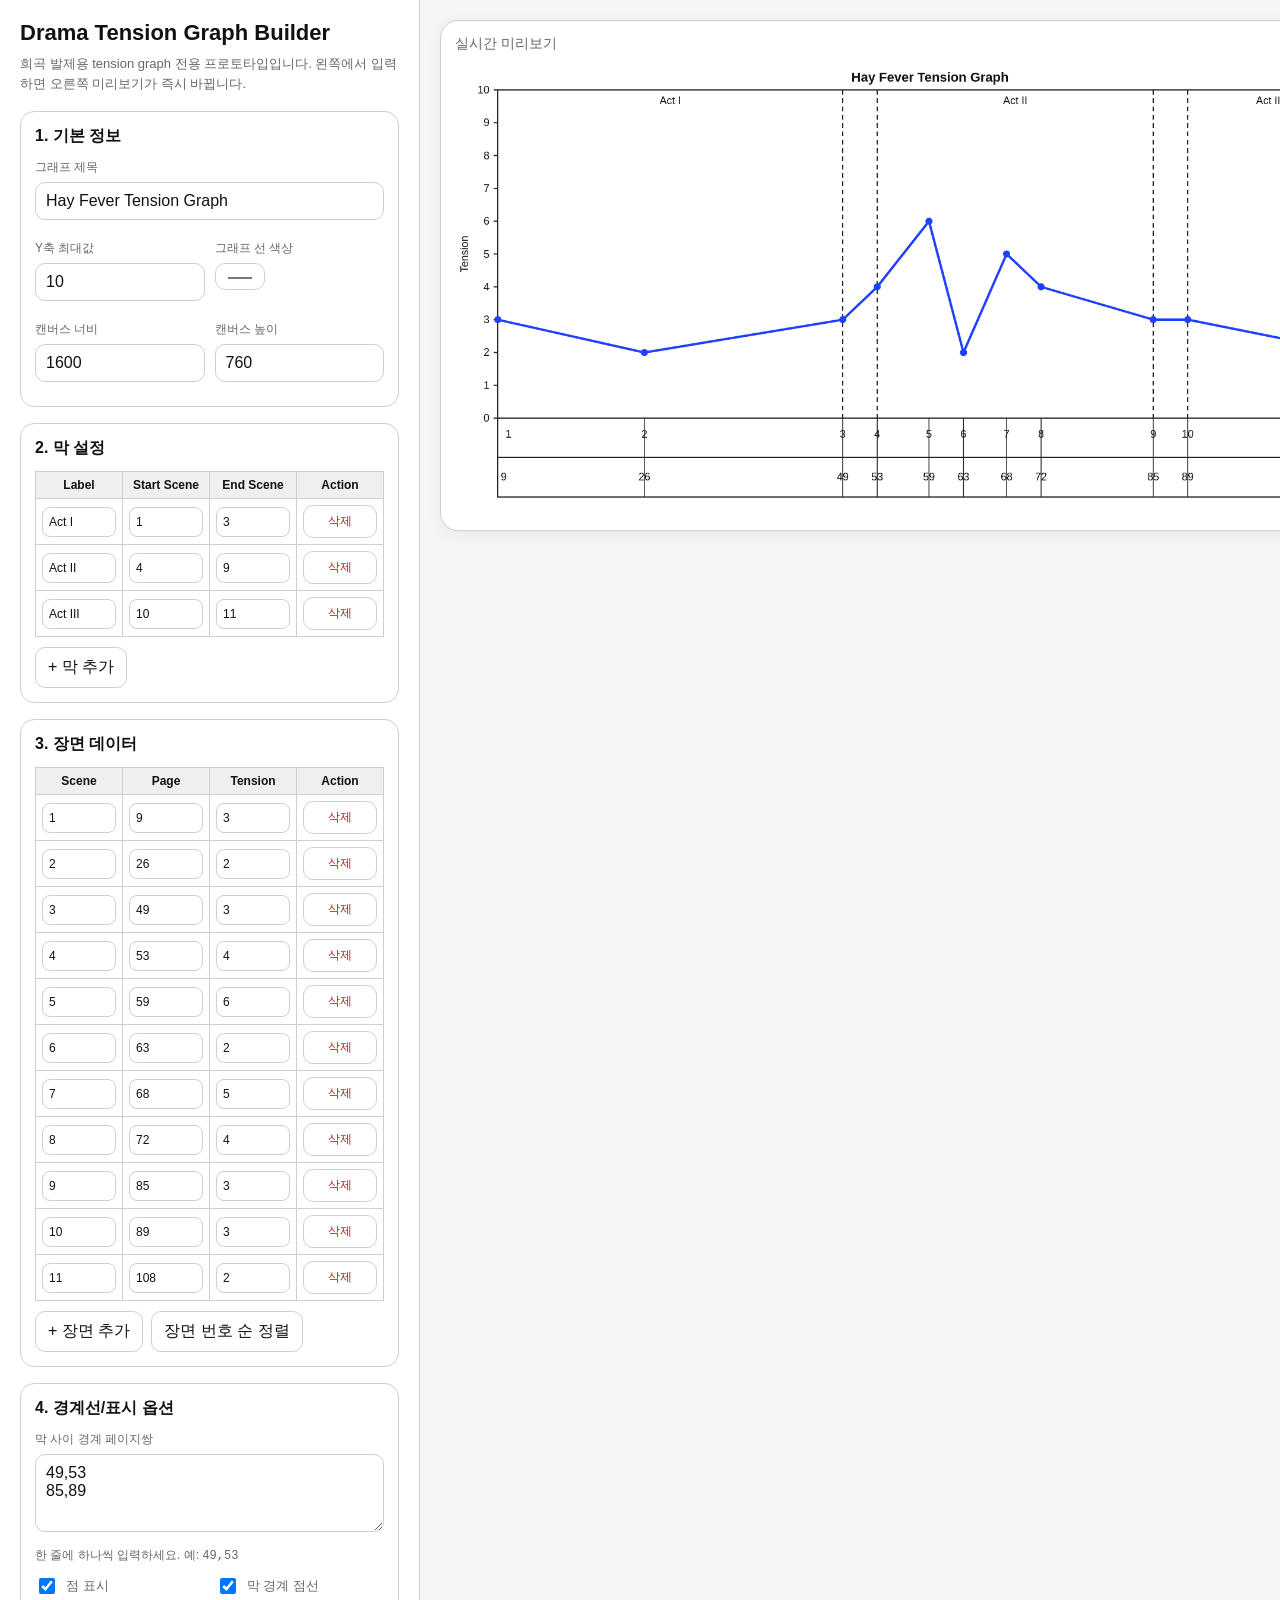
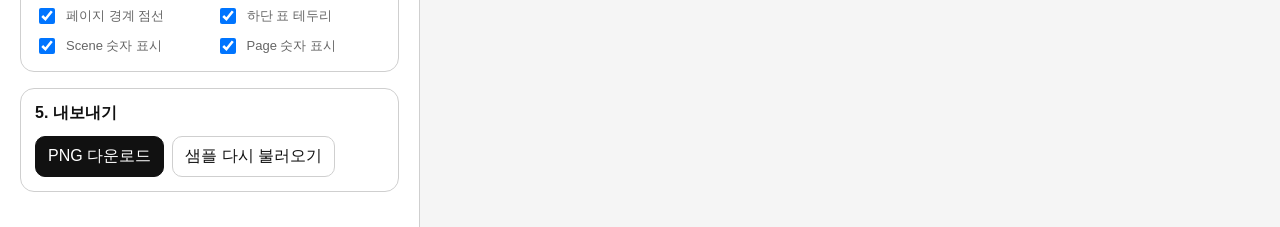
<file: (1) drama tension graph.html>
<!DOCTYPE html>
<html lang="ko">
<head>
  <meta charset="UTF-8" />
  <meta name="viewport" content="width=device-width, initial-scale=1.0" />
  <title>Drama Tension Graph Builder</title>
  <style>
    :root {
      --bg: #f5f5f5;
      --panel: #ffffff;
      --line: #1f3fff;
      --border: #cfcfcf;
      --text: #111111;
      --muted: #666666;
      --soft: #efefef;
      --danger: #b42318;
    }

    * { box-sizing: border-box; }

    body {
      margin: 0;
      font-family: "Malgun Gothic", "Apple SD Gothic Neo", Arial, sans-serif;
      background: var(--bg);
      color: var(--text);
    }

    .app {
      display: grid;
      grid-template-columns: 420px 1fr;
      min-height: 100vh;
    }

    .sidebar {
      background: var(--panel);
      border-right: 1px solid var(--border);
      padding: 20px;
      overflow-y: auto;
    }

    .preview-wrap {
      padding: 20px;
      overflow: auto;
    }

    h1 {
      font-size: 22px;
      margin: 0 0 8px;
    }

    .sub {
      margin: 0 0 18px;
      color: var(--muted);
      font-size: 13px;
      line-height: 1.5;
    }

    .panel {
      border: 1px solid var(--border);
      border-radius: 14px;
      padding: 14px;
      margin-bottom: 16px;
      background: #fff;
    }

    .panel h2 {
      margin: 0 0 12px;
      font-size: 16px;
    }

    .field-grid {
      display: grid;
      grid-template-columns: 1fr 1fr;
      gap: 10px;
    }

    .field {
      display: flex;
      flex-direction: column;
      gap: 6px;
      margin-bottom: 10px;
    }

    .field.full { grid-column: 1 / -1; }

    label {
      font-size: 12px;
      color: var(--muted);
    }

    input, select, textarea, button {
      font: inherit;
    }

    input, select, textarea {
      border: 1px solid var(--border);
      border-radius: 10px;
      padding: 9px 10px;
      background: #fff;
      color: var(--text);
    }

    textarea {
      resize: vertical;
      min-height: 78px;
    }

    .btn-row {
      display: flex;
      flex-wrap: wrap;
      gap: 8px;
      margin-top: 10px;
    }

    button {
      border: 1px solid var(--border);
      background: #fff;
      color: var(--text);
      border-radius: 10px;
      padding: 9px 12px;
      cursor: pointer;
    }

    button.primary {
      background: #111;
      color: #fff;
      border-color: #111;
    }

    button.danger {
      color: var(--danger);
    }

    table {
      width: 100%;
      border-collapse: collapse;
      table-layout: fixed;
    }

    th, td {
      border: 1px solid var(--border);
      padding: 6px;
      text-align: center;
      font-size: 12px;
    }

    th {
      background: var(--soft);
      font-weight: 600;
    }

    td input, td select {
      width: 100%;
      padding: 7px 6px;
      font-size: 12px;
      border-radius: 8px;
    }

    .row-actions {
      width: 60px;
    }

    .row-actions button {
      width: 100%;
      padding: 7px 0;
    }

    .checkboxes {
      display: grid;
      grid-template-columns: 1fr 1fr;
      gap: 8px 12px;
    }

    .check {
      display: flex;
      align-items: center;
      gap: 8px;
      font-size: 13px;
    }

    .check input {
      width: 16px;
      height: 16px;
    }

    .preview-shell {
      background: #fff;
      border: 1px solid var(--border);
      border-radius: 18px;
      padding: 14px;
      min-width: 980px;
      width: fit-content;
      box-shadow: 0 4px 16px rgba(0,0,0,0.05);
    }

    .preview-head {
      display: flex;
      justify-content: space-between;
      align-items: center;
      gap: 12px;
      margin-bottom: 12px;
    }

    .preview-title {
      font-size: 14px;
      color: var(--muted);
    }

    canvas {
      display: block;
      max-width: 100%;
      height: auto;
      border-radius: 8px;
      background: #fff;
    }

    .hint {
      margin-top: 8px;
      color: var(--muted);
      font-size: 12px;
      line-height: 1.5;
    }

    @media (max-width: 1100px) {
      .app {
        grid-template-columns: 1fr;
      }
      .sidebar {
        border-right: none;
        border-bottom: 1px solid var(--border);
      }
      .preview-shell {
        min-width: 100%;
      }
    }
  </style>
</head>
<body>
  <div class="app">
    <aside class="sidebar">
      <h1>Drama Tension Graph Builder</h1>
      <p class="sub">희곡 발제용 tension graph 전용 프로토타입입니다. 왼쪽에서 입력하면 오른쪽 미리보기가 즉시 바뀝니다.</p>

      <section class="panel">
        <h2>1. 기본 정보</h2>
        <div class="field-grid">
          <div class="field full">
            <label for="title">그래프 제목</label>
            <input id="title" value="Hay Fever Tension Graph" />
          </div>
          <div class="field">
            <label for="yMax">Y축 최대값</label>
            <input id="yMax" type="number" min="5" max="20" value="10" />
          </div>
          <div class="field">
            <label for="lineColor">그래프 선 색상</label>
            <input id="lineColor" type="color" value="#1f3fff" />
          </div>
          <div class="field">
            <label for="canvasWidth">캔버스 너비</label>
            <input id="canvasWidth" type="number" min="900" max="2400" value="1600" />
          </div>
          <div class="field">
            <label for="canvasHeight">캔버스 높이</label>
            <input id="canvasHeight" type="number" min="500" max="1400" value="760" />
          </div>
        </div>
      </section>

      <section class="panel">
        <h2>2. 막 설정</h2>
        <table id="actsTable">
          <thead>
            <tr>
              <th>Label</th>
              <th>Start Scene</th>
              <th>End Scene</th>
              <th>Action</th>
            </tr>
          </thead>
          <tbody></tbody>
        </table>
        <div class="btn-row">
          <button type="button" id="addActBtn">+ 막 추가</button>
        </div>
      </section>

      <section class="panel">
        <h2>3. 장면 데이터</h2>
        <table id="scenesTable">
          <thead>
            <tr>
              <th>Scene</th>
              <th>Page</th>
              <th>Tension</th>
              <th>Action</th>
            </tr>
          </thead>
          <tbody></tbody>
        </table>
        <div class="btn-row">
          <button type="button" id="addSceneBtn">+ 장면 추가</button>
          <button type="button" id="sortSceneBtn">장면 번호 순 정렬</button>
        </div>
      </section>

      <section class="panel">
        <h2>4. 경계선/표시 옵션</h2>
        <div class="field">
          <label for="breakPages">막 사이 경계 페이지쌍</label>
          <textarea id="breakPages">49,53
85,89</textarea>
          <div class="hint">한 줄에 하나씩 입력하세요. 예: <code>49,53</code></div>
        </div>
        <div class="checkboxes">
          <label class="check"><input type="checkbox" id="showMarkers" checked /> 점 표시</label>
          <label class="check"><input type="checkbox" id="showActLines" checked /> 막 경계 점선</label>
          <label class="check"><input type="checkbox" id="showBreakLines" checked /> 페이지 경계 점선</label>
          <label class="check"><input type="checkbox" id="showBottomBox" checked /> 하단 표 테두리</label>
          <label class="check"><input type="checkbox" id="showSceneNumbers" checked /> Scene 숫자 표시</label>
          <label class="check"><input type="checkbox" id="showPageNumbers" checked /> Page 숫자 표시</label>
        </div>
      </section>

      <section class="panel">
        <h2>5. 내보내기</h2>
        <div class="btn-row">
          <button type="button" class="primary" id="downloadBtn">PNG 다운로드</button>
          <button type="button" id="loadSampleBtn">샘플 다시 불러오기</button>
        </div>
      </section>
    </aside>

    <main class="preview-wrap">
      <div class="preview-shell">
        <div class="preview-head">
          <div class="preview-title">실시간 미리보기</div>
        </div>
        <canvas id="graphCanvas" width="1600" height="760"></canvas>
      </div>
    </main>
  </div>

  <script>
    const sampleActs = [
      { label: 'Act I', start: 1, end: 3 },
      { label: 'Act II', start: 4, end: 9 },
      { label: 'Act III', start: 10, end: 11 },
    ];

    const sampleScenes = [
      { scene: 1, page: 9, tension: 3 },
      { scene: 2, page: 26, tension: 2 },
      { scene: 3, page: 49, tension: 3 },
      { scene: 4, page: 53, tension: 4 },
      { scene: 5, page: 59, tension: 6 },
      { scene: 6, page: 63, tension: 2 },
      { scene: 7, page: 68, tension: 5 },
      { scene: 8, page: 72, tension: 4 },
      { scene: 9, page: 85, tension: 3 },
      { scene: 10, page: 89, tension: 3 },
      { scene: 11, page: 108, tension: 2 },
    ];

    const els = {
      title: document.getElementById('title'),
      yMax: document.getElementById('yMax'),
      lineColor: document.getElementById('lineColor'),
      canvasWidth: document.getElementById('canvasWidth'),
      canvasHeight: document.getElementById('canvasHeight'),
      breakPages: document.getElementById('breakPages'),
      showMarkers: document.getElementById('showMarkers'),
      showActLines: document.getElementById('showActLines'),
      showBreakLines: document.getElementById('showBreakLines'),
      showBottomBox: document.getElementById('showBottomBox'),
      showSceneNumbers: document.getElementById('showSceneNumbers'),
      showPageNumbers: document.getElementById('showPageNumbers'),
      actsTableBody: document.querySelector('#actsTable tbody'),
      scenesTableBody: document.querySelector('#scenesTable tbody'),
      addActBtn: document.getElementById('addActBtn'),
      addSceneBtn: document.getElementById('addSceneBtn'),
      sortSceneBtn: document.getElementById('sortSceneBtn'),
      loadSampleBtn: document.getElementById('loadSampleBtn'),
      downloadBtn: document.getElementById('downloadBtn'),
      canvas: document.getElementById('graphCanvas'),
    };

    function createActRow(act = { label: '', start: '', end: '' }) {
      const tr = document.createElement('tr');
      tr.innerHTML = `
        <td><input data-key="label" value="${act.label}"></td>
        <td><input data-key="start" type="number" min="1" value="${act.start}"></td>
        <td><input data-key="end" type="number" min="1" value="${act.end}"></td>
        <td class="row-actions"><button type="button" class="danger">삭제</button></td>
      `;
      tr.querySelectorAll('input').forEach(input => input.addEventListener('input', render));
      tr.querySelector('button').addEventListener('click', () => {
        tr.remove();
        render();
      });
      els.actsTableBody.appendChild(tr);
    }

    function createSceneRow(scene = { scene: '', page: '', tension: '' }) {
      const tr = document.createElement('tr');
      tr.innerHTML = `
        <td><input data-key="scene" type="number" min="1" value="${scene.scene}"></td>
        <td><input data-key="page" type="number" min="1" value="${scene.page}"></td>
        <td><input data-key="tension" type="number" min="0" step="0.1" value="${scene.tension}"></td>
        <td class="row-actions"><button type="button" class="danger">삭제</button></td>
      `;
      tr.querySelectorAll('input').forEach(input => input.addEventListener('input', render));
      tr.querySelector('button').addEventListener('click', () => {
        tr.remove();
        render();
      });
      els.scenesTableBody.appendChild(tr);
    }

    function loadSamples() {
      els.actsTableBody.innerHTML = '';
      els.scenesTableBody.innerHTML = '';
      sampleActs.forEach(createActRow);
      sampleScenes.forEach(createSceneRow);
      els.title.value = 'Hay Fever Tension Graph';
      els.yMax.value = 10;
      els.lineColor.value = '#1f3fff';
      els.canvasWidth.value = 1600;
      els.canvasHeight.value = 760;
      els.breakPages.value = '49,53\n85,89';
      els.showMarkers.checked = true;
      els.showActLines.checked = true;
      els.showBreakLines.checked = true;
      els.showBottomBox.checked = true;
      els.showSceneNumbers.checked = true;
      els.showPageNumbers.checked = true;
      render();
    }

    function getActs() {
      return [...els.actsTableBody.querySelectorAll('tr')]
        .map(tr => ({
          label: tr.querySelector('[data-key="label"]').value.trim(),
          start: Number(tr.querySelector('[data-key="start"]').value),
          end: Number(tr.querySelector('[data-key="end"]').value),
        }))
        .filter(a => a.label && Number.isFinite(a.start) && Number.isFinite(a.end));
    }

    function getScenes() {
      return [...els.scenesTableBody.querySelectorAll('tr')]
        .map(tr => ({
          scene: Number(tr.querySelector('[data-key="scene"]').value),
          page: Number(tr.querySelector('[data-key="page"]').value),
          tension: Number(tr.querySelector('[data-key="tension"]').value),
        }))
        .filter(s => Number.isFinite(s.scene) && Number.isFinite(s.page) && Number.isFinite(s.tension))
        .sort((a, b) => a.scene - b.scene);
    }

    function getBreakPairs() {
      return els.breakPages.value
        .split('\n')
        .map(line => line.trim())
        .filter(Boolean)
        .map(line => line.split(',').map(v => Number(v.trim())))
        .filter(pair => pair.length === 2 && pair.every(Number.isFinite));
    }

    function sceneX(page, minPage, maxPage, left, width) {
      if (maxPage === minPage) return left + width / 2;
      return left + ((page - minPage) / (maxPage - minPage)) * width;
    }

    function fitLabelX(x, min, max, padding = 18) {
      return Math.min(max - padding, Math.max(min + padding, x));
    }

    function drawDashedLine(ctx, x, top, bottom) {
      ctx.save();
      ctx.setLineDash([8, 6]);
      ctx.lineWidth = 2;
      ctx.strokeStyle = '#222';
      ctx.beginPath();
      ctx.moveTo(x, top);
      ctx.lineTo(x, bottom);
      ctx.stroke();
      ctx.restore();
    }

    function render() {
      const title = els.title.value.trim() || 'Drama Tension Graph';
      const yMax = Math.max(1, Number(els.yMax.value) || 10);
      const lineColor = els.lineColor.value || '#1f3fff';
      const width = Math.max(900, Number(els.canvasWidth.value) || 1600);
      const height = Math.max(500, Number(els.canvasHeight.value) || 760);
      const acts = getActs();
      const scenes = getScenes();
      const breakPairs = getBreakPairs();

      const canvas = els.canvas;
      canvas.width = width;
      canvas.height = height;
      const ctx = canvas.getContext('2d');
      ctx.clearRect(0, 0, width, height);
      ctx.fillStyle = '#fff';
      ctx.fillRect(0, 0, width, height);

      if (!scenes.length) return;

      const pad = { top: 42, right: 90, bottom: 32, left: 72 };
      const graphTop = pad.top;
      const graphBottom = height - 165;
      const graphHeight = graphBottom - graphTop;
      const axisBottom = graphBottom;
      const tableTop = graphBottom;
      const tableMid = graphBottom + 66;
      const tableBottom = height - 32;
      const plotLeft = pad.left;
      const plotRight = width - pad.right;
      const plotWidth = plotRight - plotLeft;

      const minPage = Math.min(...scenes.map(s => s.page), ...breakPairs.flat().filter(Number.isFinite));
      const maxPage = Math.max(...scenes.map(s => s.page), ...breakPairs.flat().filter(Number.isFinite));

      ctx.fillStyle = '#111';
      ctx.font = 'bold 22px Arial';
      ctx.textAlign = 'center';
      ctx.fillText(title, width / 2, 28);

      ctx.strokeStyle = '#222';
      ctx.lineWidth = 2;
      ctx.strokeRect(plotLeft, graphTop, plotWidth, graphHeight);

      ctx.beginPath();
      ctx.moveTo(plotLeft, axisBottom);
      ctx.lineTo(plotRight, axisBottom);
      ctx.stroke();

      ctx.textAlign = 'center';
      ctx.fillStyle = '#111';
      ctx.font = '18px Arial';

      for (let y = 0; y <= yMax; y++) {
        const yPos = graphBottom - (y / yMax) * graphHeight;
        ctx.beginPath();
        ctx.moveTo(plotLeft - 7, yPos);
        ctx.lineTo(plotLeft, yPos);
        ctx.stroke();
        ctx.textAlign = 'right';
        ctx.fillText(String(y), plotLeft - 14, yPos + 6);
      }

      ctx.save();
      ctx.translate(22, graphTop + graphHeight / 2);
      ctx.rotate(-Math.PI / 2);
      ctx.textAlign = 'center';
      ctx.font = '18px Arial';
      ctx.fillText('Tension', 0, 0);
      ctx.restore();

      if (els.showBottomBox.checked) {
        ctx.strokeRect(plotLeft, tableTop, plotWidth, tableBottom - tableTop);
        ctx.beginPath();
        ctx.moveTo(plotLeft, tableMid);
        ctx.lineTo(plotRight, tableMid);
        ctx.stroke();
      }

      const points = scenes.map(s => ({
        ...s,
        x: sceneX(s.page, minPage, maxPage, plotLeft, plotWidth),
        y: graphBottom - (s.tension / yMax) * graphHeight,
      }));

      if (els.showActLines.checked) {
        acts.forEach(act => {
          const first = scenes.find(s => s.scene === act.start);
          const last = scenes.find(s => s.scene === act.end);
          if (!first || !last) return;
          const centerX = (sceneX(first.page, minPage, maxPage, plotLeft, plotWidth) + sceneX(last.page, minPage, maxPage, plotLeft, plotWidth)) / 2;
          ctx.textAlign = 'center';
          ctx.font = '18px Arial';
          ctx.fillText(act.label, centerX, graphTop + 24);
        });
      }

      if (els.showBreakLines.checked) {
        breakPairs.forEach(pair => {
          const [p1, p2] = pair;
          drawDashedLine(ctx, sceneX(p1, minPage, maxPage, plotLeft, plotWidth), graphTop, tableTop);
          drawDashedLine(ctx, sceneX(p2, minPage, maxPage, plotLeft, plotWidth), graphTop, tableTop);
        });
      }

      if (els.showActLines.checked) {
        const actEndPages = acts
          .map(act => {
            const s = scenes.find(scene => scene.scene === act.end);
            return s ? s.page : null;
          })
          .filter((page, idx, arr) => Number.isFinite(page) && idx !== arr.length - 1);

        actEndPages.forEach(page => {
          drawDashedLine(ctx, sceneX(page, minPage, maxPage, plotLeft, plotWidth), graphTop, tableTop);
        });
      }

      ctx.save();
      ctx.strokeStyle = lineColor;
      ctx.lineWidth = 4;
      ctx.beginPath();
      points.forEach((p, i) => {
        if (i === 0) ctx.moveTo(p.x, p.y);
        else ctx.lineTo(p.x, p.y);
      });
      ctx.stroke();
      ctx.restore();

      if (els.showMarkers.checked) {
        ctx.fillStyle = lineColor;
        points.forEach(p => {
          ctx.beginPath();
          ctx.arc(p.x, p.y, 6, 0, Math.PI * 2);
          ctx.fill();
        });
      }

      ctx.strokeStyle = '#222';
      ctx.lineWidth = 1.5;
      points.forEach((p, index) => {
        ctx.beginPath();
        ctx.moveTo(p.x, tableTop);
        ctx.lineTo(p.x, tableBottom);
        ctx.stroke();

        if (els.showSceneNumbers.checked) {
          ctx.font = '18px Arial';
          ctx.fillStyle = '#111';
          ctx.textAlign = 'center';
          const sceneLabelY = tableTop + 33;
          ctx.fillText(String(p.scene), fitLabelX(p.x, plotLeft, plotRight), sceneLabelY);
        }

        if (els.showPageNumbers.checked) {
          ctx.font = '18px Arial';
          ctx.fillStyle = '#111';
          ctx.textAlign = 'center';
          const pageLabelY = tableMid + 39;
          let x = p.x;
          if (index === 0) x = fitLabelX(p.x, plotLeft, plotRight, 10);
          if (index === points.length - 1) x = fitLabelX(p.x, plotLeft, plotRight, 10);
          ctx.fillText(String(p.page), x, pageLabelY);
        }
      });

      ctx.font = '18px Arial';
      ctx.fillStyle = '#111';
      ctx.textAlign = 'left';
      ctx.fillText('Scene', plotRight + 32, tableTop + 33);
      ctx.fillText('Page', plotRight + 32, tableMid + 39);
    }

    function downloadCanvas() {
      render();
      const link = document.createElement('a');
      const safeTitle = (els.title.value.trim() || 'tension-graph').replace(/[^a-z0-9가-힣_-]+/gi, '_');
      link.download = `${safeTitle}.png`;
      link.href = els.canvas.toDataURL('image/png');
      link.click();
    }

    els.addActBtn.addEventListener('click', () => {
      createActRow({ label: `Act ${els.actsTableBody.children.length + 1}`, start: '', end: '' });
      render();
    });

    els.addSceneBtn.addEventListener('click', () => {
      const rows = getScenes();
      const nextScene = rows.length ? Math.max(...rows.map(r => r.scene)) + 1 : 1;
      const nextPage = rows.length ? rows[rows.length - 1].page + 5 : 1;
      createSceneRow({ scene: nextScene, page: nextPage, tension: 0 });
      render();
    });

    els.sortSceneBtn.addEventListener('click', () => {
      const rows = getScenes();
      els.scenesTableBody.innerHTML = '';
      rows.forEach(createSceneRow);
      render();
    });

    els.loadSampleBtn.addEventListener('click', loadSamples);
    els.downloadBtn.addEventListener('click', downloadCanvas);

    [
      els.title, els.yMax, els.lineColor, els.canvasWidth, els.canvasHeight,
      els.breakPages, els.showMarkers, els.showActLines, els.showBreakLines,
      els.showBottomBox, els.showSceneNumbers, els.showPageNumbers,
    ].forEach(el => el.addEventListener('input', render));

    loadSamples();
  </script>
</body>
</html>
</file>
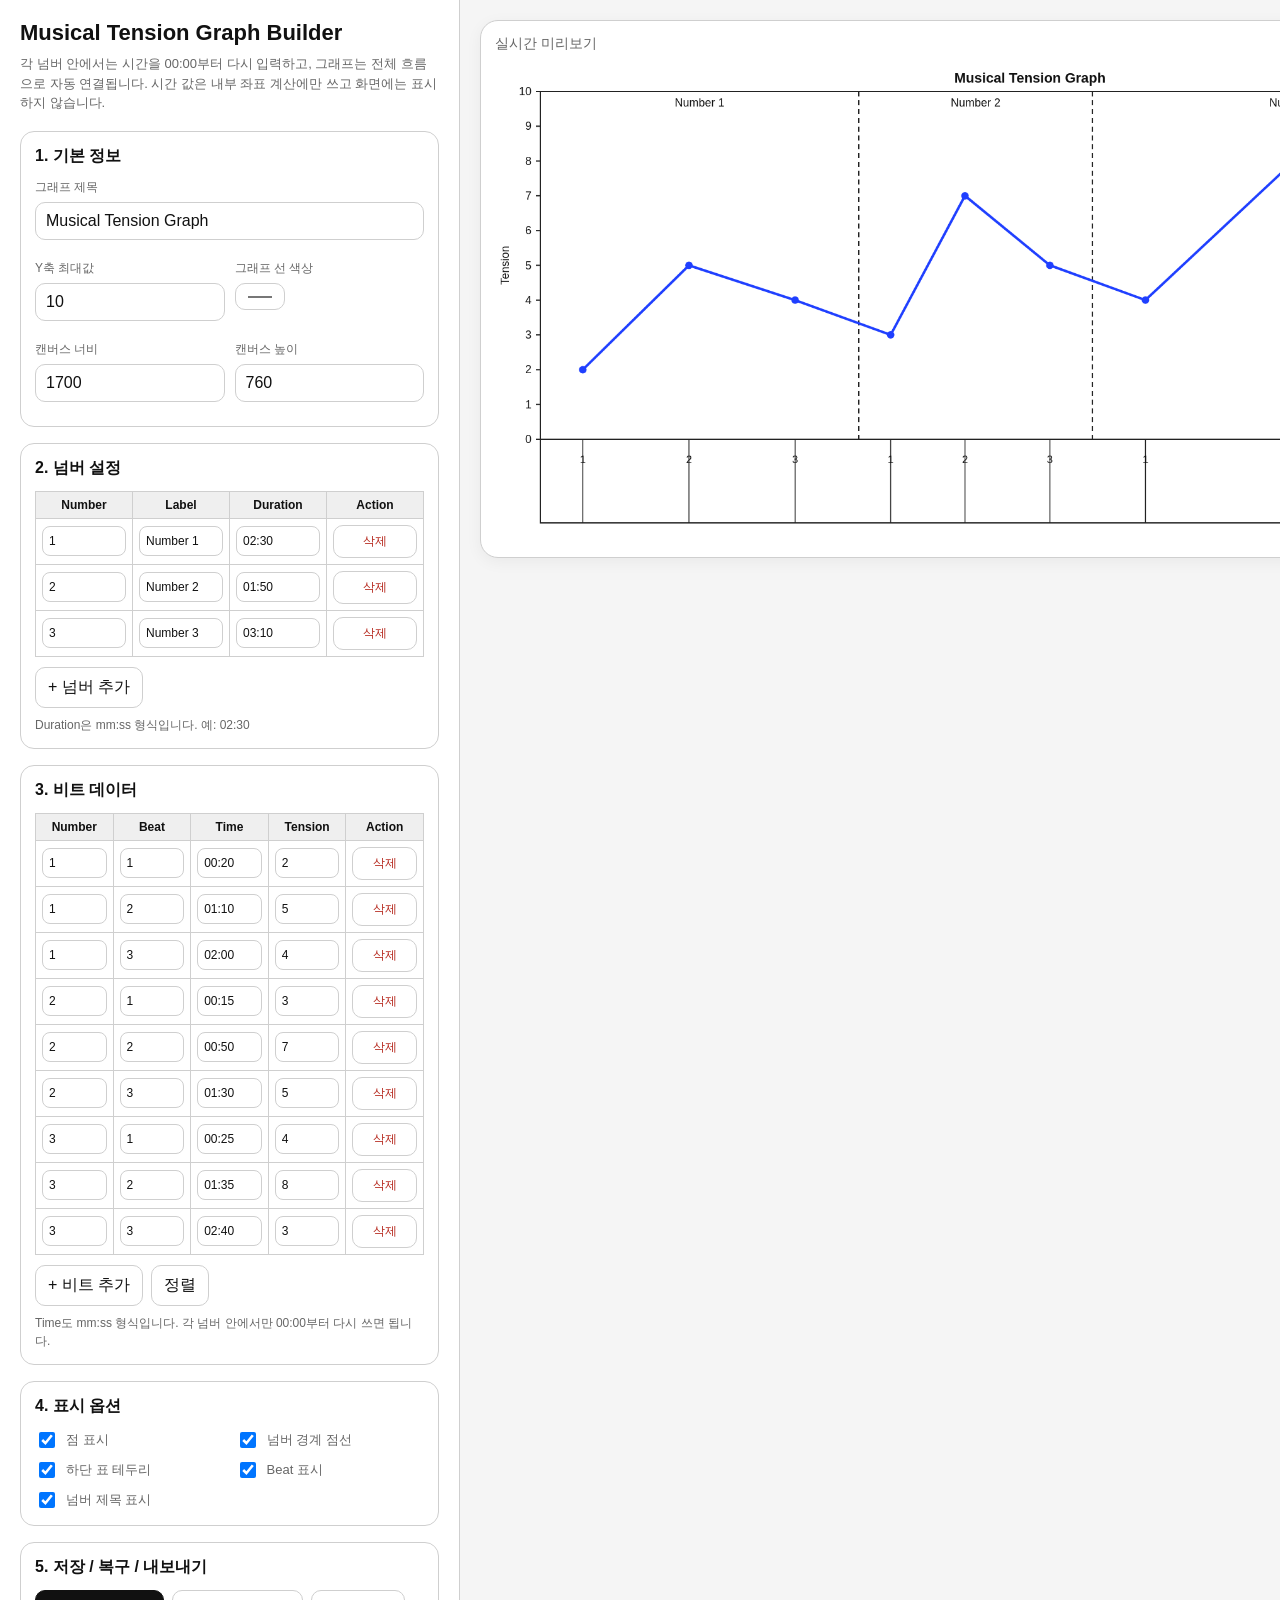
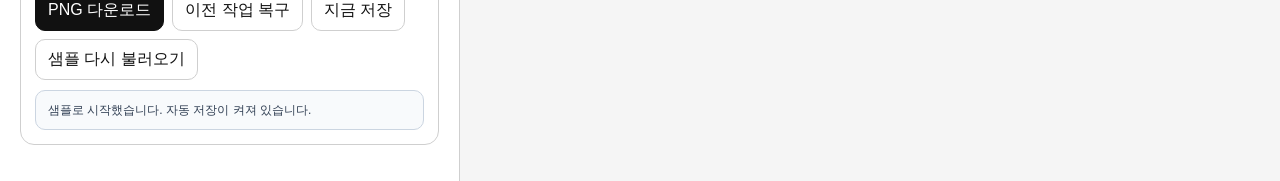
<file: (2) musical tension graph.html>
<!DOCTYPE html>
<html lang="ko">
<head>
  <meta charset="UTF-8" />
  <meta name="viewport" content="width=device-width, initial-scale=1.0" />
  <title>Musical Tension Graph Builder</title>
  <style>
    :root {
      --bg: #f5f5f5;
      --panel: #ffffff;
      --line: #1f3fff;
      --border: #cfcfcf;
      --text: #111111;
      --muted: #666666;
      --soft: #efefef;
      --danger: #b42318;
      --accent: #111111;
    }

    * { box-sizing: border-box; }
    body {
      margin: 0;
      font-family: "Malgun Gothic", "Apple SD Gothic Neo", Arial, sans-serif;
      background: var(--bg);
      color: var(--text);
    }

    .app {
      display: grid;
      grid-template-columns: 460px 1fr;
      min-height: 100vh;
    }

    .sidebar {
      background: var(--panel);
      border-right: 1px solid var(--border);
      padding: 20px;
      overflow-y: auto;
    }

    .preview-wrap {
      padding: 20px;
      overflow: auto;
    }

    h1 { font-size: 22px; margin: 0 0 8px; }
    .sub {
      margin: 0 0 18px;
      color: var(--muted);
      font-size: 13px;
      line-height: 1.5;
    }

    .panel {
      border: 1px solid var(--border);
      border-radius: 14px;
      padding: 14px;
      margin-bottom: 16px;
      background: #fff;
    }

    .panel h2 {
      margin: 0 0 12px;
      font-size: 16px;
    }

    .field-grid {
      display: grid;
      grid-template-columns: 1fr 1fr;
      gap: 10px;
    }

    .field {
      display: flex;
      flex-direction: column;
      gap: 6px;
      margin-bottom: 10px;
    }

    .field.full { grid-column: 1 / -1; }
    label { font-size: 12px; color: var(--muted); }

    input, select, textarea, button { font: inherit; }
    input, select, textarea {
      border: 1px solid var(--border);
      border-radius: 10px;
      padding: 9px 10px;
      background: #fff;
      color: var(--text);
    }

    button {
      border: 1px solid var(--border);
      background: #fff;
      color: var(--text);
      border-radius: 10px;
      padding: 9px 12px;
      cursor: pointer;
    }

    button.primary {
      background: var(--accent);
      color: #fff;
      border-color: var(--accent);
    }

    button.danger { color: var(--danger); }

    .btn-row {
      display: flex;
      flex-wrap: wrap;
      gap: 8px;
      margin-top: 10px;
    }

    table {
      width: 100%;
      border-collapse: collapse;
      table-layout: fixed;
    }

    th, td {
      border: 1px solid var(--border);
      padding: 6px;
      text-align: center;
      font-size: 12px;
      vertical-align: middle;
    }

    th {
      background: var(--soft);
      font-weight: 600;
    }

    td input, td select {
      width: 100%;
      padding: 7px 6px;
      font-size: 12px;
      border-radius: 8px;
    }

    .row-actions { width: 60px; }
    .row-actions button { width: 100%; padding: 7px 0; }

    .checkboxes {
      display: grid;
      grid-template-columns: 1fr 1fr;
      gap: 8px 12px;
    }

    .check {
      display: flex;
      align-items: center;
      gap: 8px;
      font-size: 13px;
    }

    .check input { width: 16px; height: 16px; }

    .preview-shell {
      background: #fff;
      border: 1px solid var(--border);
      border-radius: 18px;
      padding: 14px;
      min-width: 1100px;
      width: fit-content;
      box-shadow: 0 4px 16px rgba(0,0,0,0.05);
    }

    .preview-head {
      display: flex;
      justify-content: space-between;
      align-items: center;
      gap: 12px;
      margin-bottom: 12px;
    }

    .preview-title {
      font-size: 14px;
      color: var(--muted);
    }

    .note {
      font-size: 12px;
      color: var(--muted);
      line-height: 1.5;
      margin-top: 8px;
    }

    .warn {
      margin-top: 10px;
      padding: 10px 12px;
      border-radius: 10px;
      background: #fff7ed;
      border: 1px solid #fed7aa;
      color: #9a3412;
      font-size: 12px;
      line-height: 1.5;
      white-space: pre-line;
    }

    .status {
      margin-top: 10px;
      padding: 10px 12px;
      border-radius: 10px;
      background: #f8fafc;
      border: 1px solid #cbd5e1;
      color: #334155;
      font-size: 12px;
      line-height: 1.5;
      white-space: pre-line;
    }

    canvas {
      display: block;
      max-width: 100%;
      height: auto;
      border-radius: 8px;
      background: #fff;
    }

    @media (max-width: 1180px) {
      .app { grid-template-columns: 1fr; }
      .sidebar { border-right: none; border-bottom: 1px solid var(--border); }
      .preview-shell { min-width: 100%; }
    }
  </style>
</head>
<body>
  <div class="app">
    <aside class="sidebar">
      <h1>Musical Tension Graph Builder</h1>
      <p class="sub">각 넘버 안에서는 시간을 00:00부터 다시 입력하고, 그래프는 전체 흐름으로 자동 연결됩니다. 시간 값은 내부 좌표 계산에만 쓰고 화면에는 표시하지 않습니다.</p>

      <section class="panel">
        <h2>1. 기본 정보</h2>
        <div class="field-grid">
          <div class="field full">
            <label for="title">그래프 제목</label>
            <input id="title" value="Musical Tension Graph" />
          </div>
          <div class="field">
            <label for="yMax">Y축 최대값</label>
            <input id="yMax" type="number" min="5" max="20" value="10" />
          </div>
          <div class="field">
            <label for="lineColor">그래프 선 색상</label>
            <input id="lineColor" type="color" value="#1f3fff" />
          </div>
          <div class="field">
            <label for="canvasWidth">캔버스 너비</label>
            <input id="canvasWidth" type="number" min="1000" max="2600" value="1700" />
          </div>
          <div class="field">
            <label for="canvasHeight">캔버스 높이</label>
            <input id="canvasHeight" type="number" min="560" max="1400" value="760" />
          </div>
        </div>
      </section>

      <section class="panel">
        <h2>2. 넘버 설정</h2>
        <table id="numbersTable">
          <thead>
            <tr>
              <th>Number</th>
              <th>Label</th>
              <th>Duration</th>
              <th>Action</th>
            </tr>
          </thead>
          <tbody></tbody>
        </table>
        <div class="btn-row">
          <button type="button" id="addNumberBtn">+ 넘버 추가</button>
        </div>
        <div class="note">Duration은 mm:ss 형식입니다. 예: 02:30</div>
      </section>

      <section class="panel">
        <h2>3. 비트 데이터</h2>
        <table id="beatsTable">
          <thead>
            <tr>
              <th>Number</th>
              <th>Beat</th>
              <th>Time</th>
              <th>Tension</th>
              <th>Action</th>
            </tr>
          </thead>
          <tbody></tbody>
        </table>
        <div class="btn-row">
          <button type="button" id="addBeatBtn">+ 비트 추가</button>
          <button type="button" id="sortBeatBtn">정렬</button>
        </div>
        <div class="note">Time도 mm:ss 형식입니다. 각 넘버 안에서만 00:00부터 다시 쓰면 됩니다.</div>
      </section>

      <section class="panel">
        <h2>4. 표시 옵션</h2>
        <div class="checkboxes">
          <label class="check"><input type="checkbox" id="showMarkers" checked /> 점 표시</label>
          <label class="check"><input type="checkbox" id="showNumberLines" checked /> 넘버 경계 점선</label>
          <label class="check"><input type="checkbox" id="showBottomBox" checked /> 하단 표 테두리</label>
          <label class="check"><input type="checkbox" id="showBeatLabels" checked /> Beat 표시</label>
          <label class="check"><input type="checkbox" id="showNumberLabels" checked /> 넘버 제목 표시</label>
        </div>
      </section>

      <section class="panel">
        <h2>5. 저장 / 복구 / 내보내기</h2>
        <div class="btn-row">
          <button type="button" class="primary" id="downloadBtn">PNG 다운로드</button>
          <button type="button" id="restoreBtn">이전 작업 복구</button>
          <button type="button" id="saveNowBtn">지금 저장</button>
          <button type="button" id="loadSampleBtn">샘플 다시 불러오기</button>
        </div>
        <div id="statusBox" class="status">자동 저장 대기 중</div>
        <div id="warningBox" class="warn" style="display:none;"></div>
      </section>
    </aside>

    <main class="preview-wrap">
      <div class="preview-shell">
        <div class="preview-head">
          <div class="preview-title">실시간 미리보기</div>
        </div>
        <canvas id="graphCanvas" width="1700" height="760"></canvas>
      </div>
    </main>
  </div>

  <script>
    const STORAGE_KEY_CURRENT = 'musical_tension_graph_current_v2';
    const STORAGE_KEY_BACKUP = 'musical_tension_graph_backup_v2';
    const STORAGE_KEY_SNAPSHOT_BEFORE_SAMPLE = 'musical_tension_graph_before_sample_v2';

    const sampleNumbers = [
      { number: 1, label: 'Number 1', duration: '02:30' },
      { number: 2, label: 'Number 2', duration: '01:50' },
      { number: 3, label: 'Number 3', duration: '03:10' },
    ];

    const sampleBeats = [
      { number: 1, beat: '1', time: '00:20', tension: 2 },
      { number: 1, beat: '2', time: '01:10', tension: 5 },
      { number: 1, beat: '3', time: '02:00', tension: 4 },
      { number: 2, beat: '1', time: '00:15', tension: 3 },
      { number: 2, beat: '2', time: '00:50', tension: 7 },
      { number: 2, beat: '3', time: '01:30', tension: 5 },
      { number: 3, beat: '1', time: '00:25', tension: 4 },
      { number: 3, beat: '2', time: '01:35', tension: 8 },
      { number: 3, beat: '3', time: '02:40', tension: 3 },
    ];

    const defaultOptions = {
      showMarkers: true,
      showNumberLines: true,
      showBottomBox: true,
      showBeatLabels: true,
      showNumberLabels: true,
    };

    let lastSavedSerialized = '';
    let saveTimer = null;

    const els = {
      title: document.getElementById('title'),
      yMax: document.getElementById('yMax'),
      lineColor: document.getElementById('lineColor'),
      canvasWidth: document.getElementById('canvasWidth'),
      canvasHeight: document.getElementById('canvasHeight'),
      showMarkers: document.getElementById('showMarkers'),
      showNumberLines: document.getElementById('showNumberLines'),
      showBottomBox: document.getElementById('showBottomBox'),
      showBeatLabels: document.getElementById('showBeatLabels'),
      showNumberLabels: document.getElementById('showNumberLabels'),
      numbersTableBody: document.querySelector('#numbersTable tbody'),
      beatsTableBody: document.querySelector('#beatsTable tbody'),
      addNumberBtn: document.getElementById('addNumberBtn'),
      addBeatBtn: document.getElementById('addBeatBtn'),
      sortBeatBtn: document.getElementById('sortBeatBtn'),
      loadSampleBtn: document.getElementById('loadSampleBtn'),
      restoreBtn: document.getElementById('restoreBtn'),
      saveNowBtn: document.getElementById('saveNowBtn'),
      downloadBtn: document.getElementById('downloadBtn'),
      canvas: document.getElementById('graphCanvas'),
      warningBox: document.getElementById('warningBox'),
      statusBox: document.getElementById('statusBox'),
    };

    function setStatus(text) {
      els.statusBox.textContent = text;
    }

    function mmssToSeconds(value) {
      const text = String(value || '').trim();
      const match = text.match(/^(\d{1,3}):(\d{2})$/);
      if (!match) return NaN;
      const minutes = Number(match[1]);
      const seconds = Number(match[2]);
      if (!Number.isFinite(minutes) || !Number.isFinite(seconds) || seconds >= 60) return NaN;
      return minutes * 60 + seconds;
    }

    function secondsToMmss(totalSeconds) {
      const safe = Math.max(0, Math.floor(totalSeconds));
      const m = Math.floor(safe / 60);
      const s = safe % 60;
      return `${String(m).padStart(2, '0')}:${String(s).padStart(2, '0')}`;
    }

    function createNumberRow(item = { number: '', label: '', duration: '' }) {
      const tr = document.createElement('tr');
      tr.innerHTML = `
        <td><input data-key="number" type="number" min="1" value="${item.number}"></td>
        <td><input data-key="label" value="${item.label}"></td>
        <td><input data-key="duration" placeholder="02:30" value="${item.duration}"></td>
        <td class="row-actions"><button type="button" class="danger">삭제</button></td>
      `;
      tr.querySelectorAll('input').forEach(input => input.addEventListener('input', handleUserInput));
      tr.querySelector('button').addEventListener('click', () => { tr.remove(); handleUserInput(); });
      els.numbersTableBody.appendChild(tr);
    }

    function createBeatRow(item = { number: '', beat: '', time: '', tension: '' }) {
      const tr = document.createElement('tr');
      tr.innerHTML = `
        <td><input data-key="number" type="number" min="1" value="${item.number}"></td>
        <td><input data-key="beat" value="${item.beat}"></td>
        <td><input data-key="time" placeholder="00:45" value="${item.time}"></td>
        <td><input data-key="tension" type="number" min="0" step="0.1" value="${item.tension}"></td>
        <td class="row-actions"><button type="button" class="danger">삭제</button></td>
      `;
      tr.querySelectorAll('input').forEach(input => input.addEventListener('input', handleUserInput));
      tr.querySelector('button').addEventListener('click', () => { tr.remove(); handleUserInput(); });
      els.beatsTableBody.appendChild(tr);
    }

    function clearTables() {
      els.numbersTableBody.innerHTML = '';
      els.beatsTableBody.innerHTML = '';
    }

    function getNumbers() {
      return [...els.numbersTableBody.querySelectorAll('tr')]
        .map(tr => ({
          number: Number(tr.querySelector('[data-key="number"]').value),
          label: tr.querySelector('[data-key="label"]').value.trim(),
          duration: tr.querySelector('[data-key="duration"]').value.trim(),
        }))
        .filter(n => Number.isFinite(n.number) && n.number > 0 && n.label && n.duration)
        .sort((a, b) => a.number - b.number)
        .map(n => ({ ...n, durationSec: mmssToSeconds(n.duration) }));
    }

    function getBeats() {
      return [...els.beatsTableBody.querySelectorAll('tr')]
        .map(tr => ({
          number: Number(tr.querySelector('[data-key="number"]').value),
          beat: tr.querySelector('[data-key="beat"]').value.trim(),
          time: tr.querySelector('[data-key="time"]').value.trim(),
          tension: Number(tr.querySelector('[data-key="tension"]').value),
        }))
        .filter(b => Number.isFinite(b.number) && b.number > 0 && b.beat && b.time && Number.isFinite(b.tension))
        .map(b => ({ ...b, timeSec: mmssToSeconds(b.time) }))
        .sort((a, b) => a.number - b.number || a.timeSec - b.timeSec);
    }

    function buildState() {
      return {
        title: els.title.value.trim(),
        yMax: Number(els.yMax.value) || 10,
        lineColor: els.lineColor.value || '#1f3fff',
        canvasWidth: Number(els.canvasWidth.value) || 1700,
        canvasHeight: Number(els.canvasHeight.value) || 760,
        options: {
          showMarkers: els.showMarkers.checked,
          showNumberLines: els.showNumberLines.checked,
          showBottomBox: els.showBottomBox.checked,
          showBeatLabels: els.showBeatLabels.checked,
          showNumberLabels: els.showNumberLabels.checked,
        },
        numbers: [...els.numbersTableBody.querySelectorAll('tr')].map(tr => ({
          number: tr.querySelector('[data-key="number"]').value,
          label: tr.querySelector('[data-key="label"]').value,
          duration: tr.querySelector('[data-key="duration"]').value,
        })),
        beats: [...els.beatsTableBody.querySelectorAll('tr')].map(tr => ({
          number: tr.querySelector('[data-key="number"]').value,
          beat: tr.querySelector('[data-key="beat"]').value,
          time: tr.querySelector('[data-key="time"]').value,
          tension: tr.querySelector('[data-key="tension"]').value,
        })),
        savedAt: new Date().toISOString(),
      };
    }

    function serializeState(state) {
      return JSON.stringify(state);
    }

    function applyState(state) {
      clearTables();
      els.title.value = state.title ?? 'Musical Tension Graph';
      els.yMax.value = state.yMax ?? 10;
      els.lineColor.value = state.lineColor ?? '#1f3fff';
      els.canvasWidth.value = state.canvasWidth ?? 1700;
      els.canvasHeight.value = state.canvasHeight ?? 760;

      const options = { ...defaultOptions, ...(state.options || {}) };
      els.showMarkers.checked = !!options.showMarkers;
      els.showNumberLines.checked = !!options.showNumberLines;
      els.showBottomBox.checked = !!options.showBottomBox;
      els.showBeatLabels.checked = !!options.showBeatLabels;
      els.showNumberLabels.checked = !!options.showNumberLabels;

      (state.numbers || []).forEach(item => createNumberRow(item));
      (state.beats || []).forEach(item => createBeatRow(item));
      render();
    }

    function makeSampleState() {
      return {
        title: 'Musical Tension Graph',
        yMax: 10,
        lineColor: '#1f3fff',
        canvasWidth: 1700,
        canvasHeight: 760,
        options: { ...defaultOptions },
        numbers: sampleNumbers,
        beats: sampleBeats,
      };
    }

    function validateAndBuild(numbers, beats) {
      const warnings = [];
      const numMap = new Map();
      let offset = 0;

      numbers.forEach(n => {
        if (!Number.isFinite(n.durationSec)) warnings.push(`넘버 ${n.number}의 duration 형식이 잘못되었습니다: ${n.duration}`);
        numMap.set(n.number, { ...n, offsetStart: offset, offsetEnd: offset + (Number.isFinite(n.durationSec) ? n.durationSec : 0) });
        if (Number.isFinite(n.durationSec)) offset += n.durationSec;
      });

      const builtBeats = beats.map(b => {
        const numberInfo = numMap.get(b.number);
        if (!numberInfo) {
          warnings.push(`비트 ${b.beat}: 연결된 넘버 ${b.number}가 없습니다.`);
          return { ...b, globalSec: NaN };
        }
        if (!Number.isFinite(b.timeSec)) {
          warnings.push(`비트 ${b.beat}: time 형식이 잘못되었습니다: ${b.time}`);
          return { ...b, globalSec: NaN };
        }
        if (Number.isFinite(numberInfo.durationSec) && b.timeSec > numberInfo.durationSec) {
          warnings.push(`비트 ${b.beat}: ${b.time}가 넘버 ${b.number}의 길이 ${numberInfo.duration}를 넘습니다.`);
        }
        return { ...b, globalSec: numberInfo.offsetStart + b.timeSec, offsetStart: numberInfo.offsetStart };
      });

      numbers.forEach(n => {
        const inNumber = builtBeats.filter(b => b.number === n.number && Number.isFinite(b.timeSec));
        for (let i = 1; i < inNumber.length; i++) {
          if (inNumber[i].timeSec < inNumber[i - 1].timeSec) {
            warnings.push(`넘버 ${n.number} 안의 time 값이 오름차순이 아닙니다.`);
            break;
          }
        }
      });

      return { numMap, builtBeats: builtBeats.filter(b => Number.isFinite(b.globalSec)), warnings, totalDuration: offset };
    }

    function fitLabelX(x, min, max, padding = 20) {
      return Math.min(max - padding, Math.max(min + padding, x));
    }

    function drawDashedLine(ctx, x, top, bottom) {
      ctx.save();
      ctx.setLineDash([8, 6]);
      ctx.lineWidth = 2;
      ctx.strokeStyle = '#222';
      ctx.beginPath();
      ctx.moveTo(x, top);
      ctx.lineTo(x, bottom);
      ctx.stroke();
      ctx.restore();
    }

    function renderWarning(warnings) {
      if (!warnings.length) {
        els.warningBox.style.display = 'none';
        els.warningBox.textContent = '';
        return;
      }
      els.warningBox.style.display = 'block';
      els.warningBox.textContent = warnings.join('\n');
    }

    function render() {
      const title = els.title.value.trim() || 'Musical Tension Graph';
      const yMax = Math.max(1, Number(els.yMax.value) || 10);
      const lineColor = els.lineColor.value || '#1f3fff';
      const width = Math.max(1000, Number(els.canvasWidth.value) || 1700);
      const height = Math.max(560, Number(els.canvasHeight.value) || 760);
      const numbers = getNumbers();
      const beats = getBeats();
      const { numMap, builtBeats, warnings, totalDuration } = validateAndBuild(numbers, beats);
      renderWarning(warnings);

      const canvas = els.canvas;
      canvas.width = width;
      canvas.height = height;
      const ctx = canvas.getContext('2d');
      ctx.clearRect(0, 0, width, height);
      ctx.fillStyle = '#fff';
      ctx.fillRect(0, 0, width, height);

      if (!numbers.length || !builtBeats.length || totalDuration <= 0) return;

      const pad = { top: 42, right: 110, bottom: 32, left: 72 };
      const graphTop = pad.top;
      const graphBottom = height - 165;
      const graphHeight = graphBottom - graphTop;
      const tableTop = graphBottom;
      const tableBottom = height - 32;
      const plotLeft = pad.left;
      const plotRight = width - pad.right;
      const plotWidth = plotRight - plotLeft;

      function xFromGlobalSec(sec) {
        if (totalDuration === 0) return plotLeft + plotWidth / 2;
        return plotLeft + (sec / totalDuration) * plotWidth;
      }

      ctx.fillStyle = '#111';
      ctx.font = 'bold 22px Arial';
      ctx.textAlign = 'center';
      ctx.fillText(title, width / 2, 28);

      ctx.strokeStyle = '#222';
      ctx.lineWidth = 2;
      ctx.strokeRect(plotLeft, graphTop, plotWidth, graphHeight);
      ctx.beginPath();
      ctx.moveTo(plotLeft, graphBottom);
      ctx.lineTo(plotRight, graphBottom);
      ctx.stroke();

      for (let y = 0; y <= yMax; y++) {
        const yPos = graphBottom - (y / yMax) * graphHeight;
        ctx.beginPath();
        ctx.moveTo(plotLeft - 7, yPos);
        ctx.lineTo(plotLeft, yPos);
        ctx.stroke();
        ctx.font = '18px Arial';
        ctx.textAlign = 'right';
        ctx.fillText(String(y), plotLeft - 14, yPos + 6);
      }

      ctx.save();
      ctx.translate(22, graphTop + graphHeight / 2);
      ctx.rotate(-Math.PI / 2);
      ctx.textAlign = 'center';
      ctx.font = '18px Arial';
      ctx.fillText('Tension', 0, 0);
      ctx.restore();

      if (els.showBottomBox.checked) {
        ctx.strokeRect(plotLeft, tableTop, plotWidth, tableBottom - tableTop);
      }

      const points = builtBeats
        .sort((a, b) => a.globalSec - b.globalSec)
        .map(b => ({
          ...b,
          x: xFromGlobalSec(b.globalSec),
          y: graphBottom - (b.tension / yMax) * graphHeight,
        }));

      if (els.showNumberLabels.checked) {
        numbers.forEach(n => {
          const info = numMap.get(n.number);
          if (!info || !Number.isFinite(info.durationSec)) return;
          const centerX = xFromGlobalSec(info.offsetStart + info.durationSec / 2);
          ctx.textAlign = 'center';
          ctx.font = '18px Arial';
          ctx.fillStyle = '#111';
          ctx.fillText(n.label, centerX, graphTop + 24);
        });
      }

      if (els.showNumberLines.checked) {
        numbers.slice(0, -1).forEach(n => {
          const info = numMap.get(n.number);
          if (!info || !Number.isFinite(info.durationSec)) return;
          drawDashedLine(ctx, xFromGlobalSec(info.offsetEnd), graphTop, tableTop);
        });
      }

      ctx.save();
      ctx.strokeStyle = lineColor;
      ctx.lineWidth = 4;
      ctx.beginPath();
      points.forEach((p, i) => {
        if (i === 0) ctx.moveTo(p.x, p.y);
        else ctx.lineTo(p.x, p.y);
      });
      ctx.stroke();
      ctx.restore();

      if (els.showMarkers.checked) {
        ctx.fillStyle = lineColor;
        points.forEach(p => {
          ctx.beginPath();
          ctx.arc(p.x, p.y, 6, 0, Math.PI * 2);
          ctx.fill();
        });
      }

      ctx.strokeStyle = '#222';
      ctx.lineWidth = 1.5;
      points.forEach((p, index) => {
        ctx.beginPath();
        ctx.moveTo(p.x, tableTop);
        ctx.lineTo(p.x, tableBottom);
        ctx.stroke();

        if (els.showBeatLabels.checked) {
          ctx.font = '17px Arial';
          ctx.fillStyle = '#111';
          ctx.textAlign = 'center';
          const x = index === 0 || index === points.length - 1 ? fitLabelX(p.x, plotLeft, plotRight, 16) : p.x;
          ctx.fillText(String(p.beat), x, tableTop + 38);
        }
      });

      ctx.font = '18px Arial';
      ctx.fillStyle = '#111';
      ctx.textAlign = 'left';
      ctx.fillText('Beat', plotRight + 28, tableTop + 38);

      ctx.textAlign = 'right';
      ctx.font = '14px Arial';
      ctx.fillStyle = '#666';
      ctx.fillText(`Total duration ${secondsToMmss(totalDuration)}`, plotRight, height - 8);
    }

    function safeLocalStorageSet(key, value) {
      try {
        localStorage.setItem(key, value);
        return true;
      } catch (error) {
        setStatus('브라우저 저장공간에 저장하지 못했습니다. 시크릿 모드나 저장공간 제한일 수 있습니다.');
        return false;
      }
    }

    function saveStateNow(reason = 'manual') {
      const state = buildState();
      const serialized = serializeState(state);
      if (serialized === lastSavedSerialized && reason !== 'force') {
        return;
      }

      const previous = localStorage.getItem(STORAGE_KEY_CURRENT);
      if (previous && previous !== serialized) {
        safeLocalStorageSet(STORAGE_KEY_BACKUP, previous);
      }
      const ok = safeLocalStorageSet(STORAGE_KEY_CURRENT, serialized);
      if (ok) {
        lastSavedSerialized = serialized;
        const stamp = new Date().toLocaleTimeString('ko-KR', { hour: '2-digit', minute: '2-digit', second: '2-digit' });
        setStatus(`자동 저장됨 · ${stamp}`);
      }
    }

    function scheduleAutosave() {
      setStatus('변경 감지됨 · 자동 저장 준비 중');
      clearTimeout(saveTimer);
      saveTimer = setTimeout(() => saveStateNow('auto'), 500);
    }

    function handleUserInput() {
      render();
      scheduleAutosave();
    }

    function restorePreviousWork() {
      const snapshot = localStorage.getItem(STORAGE_KEY_SNAPSHOT_BEFORE_SAMPLE);
      const backup = localStorage.getItem(STORAGE_KEY_BACKUP);
      const candidate = snapshot || backup;
      if (!candidate) {
        setStatus('복구 가능한 이전 작업이 없습니다.');
        return;
      }
      try {
        const parsed = JSON.parse(candidate);
        applyState(parsed);
        saveStateNow('force');
        setStatus('이전 작업을 복구했습니다.');
      } catch (error) {
        setStatus('이전 작업 복구에 실패했습니다. 저장 데이터가 손상되었을 수 있습니다.');
      }
    }

    function loadSamples() {
      const currentSerialized = localStorage.getItem(STORAGE_KEY_CURRENT) || serializeState(buildState());
      safeLocalStorageSet(STORAGE_KEY_SNAPSHOT_BEFORE_SAMPLE, currentSerialized);
      const proceed = window.confirm('현재 작업을 샘플로 덮어쓸까요? 방금 작업은 [이전 작업 복구] 버튼으로 되돌릴 수 있습니다.');
      if (!proceed) {
        setStatus('샘플 불러오기를 취소했습니다.');
        return;
      }
      applyState(makeSampleState());
      saveStateNow('force');
      setStatus('샘플을 불러왔습니다. 필요하면 [이전 작업 복구]를 누르세요.');
    }

    function loadInitialState() {
      const saved = localStorage.getItem(STORAGE_KEY_CURRENT);
      if (saved) {
        try {
          applyState(JSON.parse(saved));
          lastSavedSerialized = saved;
          setStatus('저장된 이전 작업을 불러왔습니다.');
          return;
        } catch (error) {
          setStatus('저장된 작업을 읽지 못해 샘플로 시작합니다.');
        }
      }
      applyState(makeSampleState());
      saveStateNow('force');
      setStatus('샘플로 시작했습니다. 자동 저장이 켜져 있습니다.');
    }

    function sortBeats() {
      const beats = getBeats();
      clearTimeout(saveTimer);
      els.beatsTableBody.innerHTML = '';
      beats.forEach(createBeatRow);
      render();
      saveStateNow('force');
      setStatus('비트를 정렬했습니다.');
    }

    function buildDownloadBlob() {
      return new Promise((resolve, reject) => {
        try {
          els.canvas.toBlob(blob => {
            if (!blob) {
              reject(new Error('blob 생성 실패'));
              return;
            }
            resolve(blob);
          }, 'image/png');
        } catch (error) {
          reject(error);
        }
      });
    }

    async function downloadCanvas() {
      render();
      saveStateNow('force');
      const safeTitle = (els.title.value.trim() || 'tension-graph').replace(/[^a-z0-9가-힣_-]+/gi, '_');
      try {
        const blob = await buildDownloadBlob();
        const url = URL.createObjectURL(blob);
        const link = document.createElement('a');
        link.href = url;
        link.download = `${safeTitle}.png`;
        document.body.appendChild(link);
        link.click();
        link.remove();
        URL.revokeObjectURL(url);
        setStatus('PNG 다운로드를 시작했습니다. 브라우저가 차단했다면 다운로드 허용을 확인하세요.');
      } catch (error) {
        try {
          const dataUrl = els.canvas.toDataURL('image/png');
          const win = window.open('', '_blank');
          if (win) {
            win.document.write(`<title>${safeTitle}</title><img src="${dataUrl}" style="max-width:100%;height:auto;display:block;margin:0 auto;" />`);
            setStatus('직접 다운로드가 막혀 새 창에 이미지를 열었습니다. 이미지 우클릭으로 저장하세요.');
          } else {
            setStatus('다운로드가 막혔고 새 창도 열 수 없습니다. 팝업 차단을 확인하세요.');
          }
        } catch (fallbackError) {
          setStatus('PNG 다운로드에 실패했습니다. 브라우저 보안 설정을 확인하세요.');
        }
      }
    }

    els.addNumberBtn.addEventListener('click', () => {
      const numbers = getNumbers();
      const next = numbers.length ? Math.max(...numbers.map(n => n.number)) + 1 : 1;
      createNumberRow({ number: next, label: `Number ${next}`, duration: '01:00' });
      handleUserInput();
    });

    els.addBeatBtn.addEventListener('click', () => {
      const beats = getBeats();
      const last = beats[beats.length - 1];
      const nextNumber = last ? last.number : 1;
      const nextBeat = beats.filter(b => b.number === nextNumber).length + 1;
      createBeatRow({ number: nextNumber, beat: String(nextBeat), time: '00:00', tension: 0 });
      handleUserInput();
    });

    els.sortBeatBtn.addEventListener('click', sortBeats);
    els.loadSampleBtn.addEventListener('click', loadSamples);
    els.restoreBtn.addEventListener('click', restorePreviousWork);
    els.saveNowBtn.addEventListener('click', () => { saveStateNow('force'); setStatus('현재 작업을 저장했습니다.'); });
    els.downloadBtn.addEventListener('click', downloadCanvas);

    [
      els.title, els.yMax, els.lineColor, els.canvasWidth, els.canvasHeight,
      els.showMarkers, els.showNumberLines, els.showBottomBox,
      els.showBeatLabels, els.showNumberLabels,
    ].forEach(el => el.addEventListener('input', handleUserInput));

    window.addEventListener('beforeunload', () => {
      try { saveStateNow('force'); } catch (error) {}
    });

    loadInitialState();
  </script>
</body>
</html>
</file>
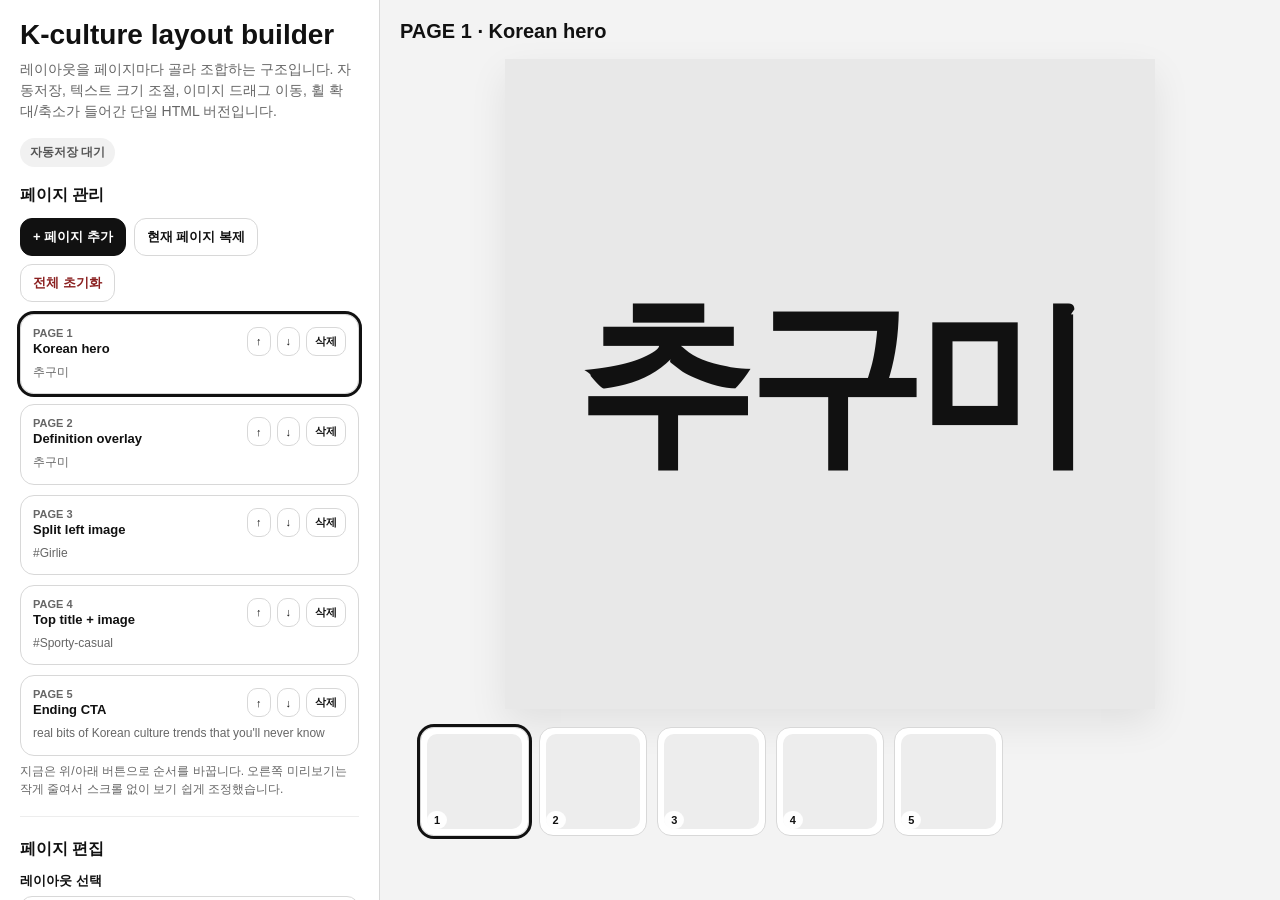
<file: (3) magazine bulilder.html>
<!DOCTYPE html>
<html lang="ko">
<head>
  <meta charset="UTF-8" />
  <meta name="viewport" content="width=device-width, initial-scale=1.0" />
  <title>K-culture Layout Builder</title>
  <style>
    :root {
      --bg: #f3f3f3;
      --panel: #ffffff;
      --line: #d8d8d8;
      --text: #111111;
      --muted: #666666;
      --light-gray: #e8e8e8;
      --dark-gray: #666666;
      --shadow: 0 14px 36px rgba(0, 0, 0, 0.08);
    }

    * { box-sizing: border-box; }

    body {
      margin: 0;
      font-family: Arial, Helvetica, sans-serif;
      background: var(--bg);
      color: var(--text);
    }

    button, input, textarea, select {
      font: inherit;
    }

    .app {
      display: grid;
      grid-template-columns: 380px 1fr;
      min-height: 100vh;
    }

    .sidebar {
      background: var(--panel);
      border-right: 1px solid var(--line);
      overflow-y: auto;
      padding: 20px;
      max-height: 100vh;
    }

    .main {
      padding: 20px;
      overflow-y: auto;
      max-height: 100vh;
    }

    h1 {
      margin: 0 0 8px;
      font-size: 28px;
      line-height: 1.1;
    }

    .intro {
      margin: 0 0 16px;
      color: var(--muted);
      line-height: 1.5;
      font-size: 14px;
    }

    .save-status {
      display: inline-block;
      margin-bottom: 18px;
      padding: 6px 10px;
      border-radius: 999px;
      background: #f1f1f1;
      color: #555;
      font-size: 12px;
      font-weight: 700;
    }

    .section {
      margin-bottom: 22px;
      padding-bottom: 18px;
      border-bottom: 1px solid #ededed;
    }

    .section h2 {
      margin: 0 0 12px;
      font-size: 16px;
    }

    .toolbar {
      display: flex;
      gap: 8px;
      flex-wrap: wrap;
      margin-bottom: 12px;
    }

    button {
      border: 1px solid var(--line);
      background: #fff;
      color: var(--text);
      padding: 9px 12px;
      border-radius: 12px;
      cursor: pointer;
      font-size: 13px;
      font-weight: 700;
    }

    button.primary {
      background: #111;
      color: #fff;
      border-color: #111;
    }

    button.danger {
      color: #8a1f1f;
    }

    .page-list {
      display: grid;
      gap: 10px;
    }

    .page-card {
      border: 1px solid var(--line);
      border-radius: 14px;
      background: #fff;
      padding: 12px;
      cursor: pointer;
    }

    .page-card.active {
      outline: 3px solid #111;
    }

    .page-top {
      display: flex;
      justify-content: space-between;
      align-items: start;
      gap: 8px;
      margin-bottom: 8px;
    }

    .page-num {
      font-size: 11px;
      color: var(--muted);
      font-weight: 700;
      margin-bottom: 2px;
    }

    .page-layout {
      font-size: 13px;
      font-weight: 700;
    }

    .page-title {
      color: var(--muted);
      font-size: 12px;
      line-height: 1.45;
    }

    .page-actions {
      display: flex;
      gap: 6px;
      flex-wrap: wrap;
    }

    .mini {
      padding: 6px 8px;
      font-size: 11px;
      border-radius: 10px;
    }

    label {
      display: block;
      margin-bottom: 12px;
      font-size: 13px;
      font-weight: 700;
    }

    input[type="text"], textarea, select {
      width: 100%;
      margin-top: 6px;
      padding: 12px 14px;
      border: 1px solid var(--line);
      border-radius: 12px;
      background: #fff;
    }

    input[type="range"] {
      width: 100%;
      margin-top: 6px;
    }

    textarea {
      min-height: 84px;
      resize: vertical;
      line-height: 1.45;
    }

    .hint {
      color: var(--muted);
      font-size: 12px;
      line-height: 1.5;
      margin-top: 6px;
    }

    .range-row {
      margin-bottom: 12px;
    }

    .range-head {
      display: flex;
      justify-content: space-between;
      gap: 12px;
      margin-bottom: 6px;
      font-size: 12px;
      color: var(--muted);
      font-weight: 700;
    }

    .preview-head {
      display: flex;
      justify-content: space-between;
      align-items: center;
      gap: 10px;
      flex-wrap: wrap;
      margin-bottom: 16px;
    }

    .preview-head h2 {
      margin: 0;
      font-size: 20px;
    }

    .preview-wrap {
      display: grid;
      grid-template-columns: minmax(320px, 820px);
      justify-content: center;
      gap: 18px;
    }

    .canvas {
      width: min(60vw, 650px);
      aspect-ratio: 1 / 1;
      box-shadow: var(--shadow);
      background: var(--light-gray);
      position: relative;
      overflow: hidden;
      margin: 0 auto;
    }

    .thumbs {
      display: grid;
      grid-template-columns: repeat(auto-fill, minmax(100px, 1fr));
      gap: 10px;
    }

    .thumb {
      border: 1px solid var(--line);
      background: #fff;
      border-radius: 14px;
      padding: 6px;
      aspect-ratio: 1 / 1;
      position: relative;
      cursor: pointer;
      overflow: hidden;
    }

    .thumb.active {
      outline: 3px solid #111;
    }

    .thumb-mini {
      width: 100%;
      height: 100%;
      background: #ededed;
      border-radius: 10px;
      overflow: hidden;
      position: relative;
    }

    .thumb-num {
      position: absolute;
      left: 6px;
      bottom: 6px;
      background: rgba(255,255,255,0.92);
      border-radius: 999px;
      padding: 3px 7px;
      font-size: 11px;
      font-weight: 700;
    }

    .slide {
      position: relative;
      width: 100%;
      height: 100%;
      overflow: hidden;
    }

    .slide.light {
      background: var(--light-gray);
      color: #111;
    }

    .slide.dark {
      background: var(--dark-gray);
      color: #f8f8f8;
    }

    .img-frame {
      position: relative;
      width: 100%;
      height: 100%;
      overflow: hidden;
      background: #d9d9d9;
      cursor: grab;
      touch-action: none;
      user-select: none;
    }

    .img-frame.dragging {
      cursor: grabbing;
    }

    .img-frame img,
    .thumb-mini img {
      position: absolute;
      top: 50%;
      left: 50%;
      width: 100%;
      height: 100%;
      object-fit: cover;
      transform-origin: center center;
      pointer-events: none;
      user-select: none;
      -webkit-user-drag: none;
    }

    .img-placeholder {
      width: 100%;
      height: 100%;
      display: flex;
      align-items: center;
      justify-content: center;
      color: #777;
      font-size: 22px;
      background: #d9d9d9;
    }

    .hero {
      display: flex;
      align-items: center;
      justify-content: center;
      width: 100%;
      height: 100%;
      text-align: center;
      padding: 7%;
      overflow: hidden;
    }

    .hero-inner,
    .definition-inner,
    .split-text-inner,
    .top-inner,
    .ending-inner {
      transform-origin: center center;
      width: 100%;
    }

    .hero-title {
      font-size: clamp(88px, 14vw, 210px);
      line-height: 0.9;
      font-weight: 800;
      letter-spacing: -0.05em;
      word-break: keep-all;
    }

    .definition-bg {
      position: absolute;
      inset: 0;
      filter: grayscale(100%) blur(10px);
      transform: scale(1.08);
      opacity: 0.78;
    }

    .definition-overlay {
      position: absolute;
      inset: 0;
      background: rgba(80, 80, 80, 0.42);
    }

    .definition-content {
      position: absolute;
      inset: 0;
      display: flex;
      align-items: center;
      justify-content: center;
      text-align: center;
      padding: 8%;
      overflow: hidden;
    }

    .definition-inner {
      max-width: 72%;
      margin: 0 auto;
    }

    .def-ko {
      font-size: clamp(56px, 6vw, 108px);
      line-height: 1.04;
      font-weight: 800;
      margin-bottom: 12px;
    }

    .def-en {
      font-size: clamp(48px, 5.2vw, 92px);
      line-height: 1;
      font-weight: 700;
      letter-spacing: -0.04em;
      margin-bottom: 24px;
    }

    .bar {
      width: 4px;
      height: 86px;
      background: rgba(255,255,255,0.92);
      margin: 0 auto 24px;
      border-radius: 999px;
    }

    .def-desc {
      font-size: clamp(28px, 3vw, 52px);
      line-height: 1.1;
      font-weight: 500;
      white-space: pre-line;
    }

    .split {
      display: grid;
      grid-template-columns: 1fr 1fr;
      width: 100%;
      height: 100%;
    }

    .split-text {
      padding: 7% 7% 6%;
      display: flex;
      align-items: stretch;
      justify-content: center;
      background: var(--light-gray);
      color: #111;
      overflow: hidden;
    }

    .split-text-inner {
      display: flex;
      flex-direction: column;
      justify-content: space-between;
    }

    .hash-title {
      font-size: clamp(62px, 8vw, 152px);
      line-height: 0.95;
      font-weight: 900;
      letter-spacing: -0.05em;
      word-break: break-word;
    }

    .details {
      font-size: clamp(24px, 3.2vw, 52px);
      line-height: 1.18;
      white-space: pre-line;
    }

    .top-layout {
      display: grid;
      grid-template-rows: auto auto 1fr;
      gap: 2%;
      width: 100%;
      height: 100%;
      padding: 6% 6% 5%;
      background: var(--light-gray);
      color: #111;
      overflow: hidden;
    }

    .top-text {
      display: flex;
      align-items: center;
      justify-content: center;
      overflow: hidden;
      text-align: center;
    }

    .top-inner {
      display: block;
    }

    .top-title {
      text-align: center;
      font-size: clamp(72px, 8.5vw, 164px);
      line-height: 0.95;
      font-weight: 900;
      letter-spacing: -0.05em;
    }

    .top-desc {
      text-align: center;
      font-size: clamp(24px, 3vw, 48px);
      line-height: 1.12;
      white-space: pre-line;
    }

    .top-image {
      width: 78%;
      height: 74%;
      margin: 0 auto;
      overflow: hidden;
      background: #d9d9d9;
    }

    .ending {
      display: flex;
      align-items: center;
      justify-content: center;
      width: 100%;
      height: 100%;
      text-align: center;
      padding: 8%;
      overflow: hidden;
    }

    .ending-inner {
      max-width: 76%;
      margin: 0 auto;
    }

    .ending-copy {
      font-size: clamp(34px, 4.6vw, 76px);
      line-height: 1.18;
      white-space: pre-line;
      margin-bottom: 30px;
    }

    .ending-handle {
      font-size: clamp(46px, 5.5vw, 96px);
      line-height: 1.05;
      white-space: pre-line;
    }

    @media (max-width: 980px) {
      .app {
        grid-template-columns: 1fr;
      }

      .sidebar {
        border-right: 0;
        border-bottom: 1px solid var(--line);
        max-height: none;
      }

      .main {
        max-height: none;
      }

      .canvas {
        width: min(90vw, 560px);
      }
    }
  </style>
</head>
<body>
  <div class="app">
    <aside class="sidebar">
      <h1>K-culture layout builder</h1>
      <p class="intro">레이아웃을 페이지마다 골라 조합하는 구조입니다. 자동저장, 텍스트 크기 조절, 이미지 드래그 이동, 휠 확대/축소가 들어간 단일 HTML 버전입니다.</p>
      <div class="save-status" id="saveStatus">자동저장 대기</div>

      <div class="section">
        <h2>페이지 관리</h2>
        <div class="toolbar">
          <button class="primary" id="addPageBtn">+ 페이지 추가</button>
          <button id="duplicatePageBtn">현재 페이지 복제</button>
          <button class="danger" id="resetAllBtn">전체 초기화</button>
        </div>
        <div class="page-list" id="pageList"></div>
        <div class="hint">지금은 위/아래 버튼으로 순서를 바꿉니다. 오른쪽 미리보기는 작게 줄여서 스크롤 없이 보기 쉽게 조정했습니다.</div>
      </div>

      <div class="section">
        <h2>페이지 편집</h2>
        <div id="editor"></div>
      </div>
    </aside>

    <main class="main">
      <div class="preview-head">
        <h2 id="previewTitle">미리보기</h2>
      </div>

      <div class="preview-wrap">
        <div class="canvas" id="canvas"></div>
        <div class="thumbs" id="thumbs"></div>
      </div>
    </main>
  </div>

  <script>
    const STORAGE_KEY = 'kculture_layout_builder_v4';

    const layoutOptions = [
      { value: 'korean-hero', label: 'Korean hero' },
      { value: 'definition-overlay', label: 'Definition overlay' },
      { value: 'split-left', label: 'Split left image' },
      { value: 'split-right', label: 'Split right image' },
      { value: 'top-title-image', label: 'Top title + image' },
      { value: 'ending', label: 'Ending CTA' }
    ];

    function createImageState() {
      return {
        src: '',
        zoom: 1,
        x: 0,
        y: 0
      };
    }

    function createPage(layout = 'korean-hero') {
      const map = {
        'korean-hero': {
          layout,
          theme: 'light',
          koreanTitle: '추구미',
          textScale: 1
        },
        'definition-overlay': {
          layout,
          theme: 'dark',
          koreanTitle: '추구미',
          englishTitle: '[chugumi]',
          description: ': ideal look, vibe, aesthetic\nthat you pursue',
          image: createImageState(),
          textScale: 1
        },
        'split-left': {
          layout,
          theme: 'light',
          title: '#Girlie',
          details: 'soft details\nclean silhouette\nlight tone',
          image: createImageState(),
          textScale: 1
        },
        'split-right': {
          layout,
          theme: 'light',
          title: '#Comfy',
          details: 'soft texture\ncozy styling\nlow effort mood',
          image: createImageState(),
          textScale: 1
        },
        'top-title-image': {
          layout,
          theme: 'light',
          title: '#Sporty-casual',
          details: 'easy layers\nrelaxed fit\ndaily mood',
          image: createImageState(),
          textScale: 1
        },
        'ending': {
          layout,
          theme: 'dark',
          copy: 'real bits of Korean culture trends\nthat you\'ll never know',
          handle: 'Wanna find more?\n@Kbits_foru',
          textScale: 1
        }
      };
      return structuredClone(map[layout]);
    }

    function defaultState() {
      return {
        currentPage: 0,
        pages: [
          createPage('korean-hero'),
          createPage('definition-overlay'),
          createPage('split-left'),
          createPage('top-title-image'),
          createPage('ending')
        ]
      };
    }

    function normalizeImageData(page) {
      if (!('image' in page)) {
        if (typeof page.textScale !== 'number') page.textScale = 1;
        return page;
      }

      if (!page.image || typeof page.image === 'string') {
        page.image = {
          src: typeof page.image === 'string' ? page.image : '',
          zoom: 1,
          x: 0,
          y: 0
        };
      }

      if (typeof page.image.zoom !== 'number') page.image.zoom = 1;
      if (typeof page.image.x !== 'number') page.image.x = 0;
      if (typeof page.image.y !== 'number') page.image.y = 0;
      if (typeof page.image.src !== 'string') page.image.src = '';
      if (typeof page.textScale !== 'number') page.textScale = 1;
      return page;
    }

    function loadState() {
      const raw = localStorage.getItem(STORAGE_KEY);
      if (!raw) return defaultState();

      try {
        const parsed = JSON.parse(raw);
        if (!Array.isArray(parsed.pages) || parsed.pages.length === 0) return defaultState();
        parsed.pages = parsed.pages.map(page => normalizeImageData(page));
        if (typeof parsed.currentPage !== 'number') parsed.currentPage = 0;
        if (parsed.currentPage >= parsed.pages.length) parsed.currentPage = parsed.pages.length - 1;
        return parsed;
      } catch (error) {
        console.error(error);
        return defaultState();
      }
    }

    const appState = loadState();

    const pageList = document.getElementById('pageList');
    const editor = document.getElementById('editor');
    const canvas = document.getElementById('canvas');
    const thumbs = document.getElementById('thumbs');
    const previewTitle = document.getElementById('previewTitle');
    const saveStatus = document.getElementById('saveStatus');
    const addPageBtn = document.getElementById('addPageBtn');
    const duplicatePageBtn = document.getElementById('duplicatePageBtn');
    const resetAllBtn = document.getElementById('resetAllBtn');

    let saveTimer = null;
    let activeDrag = null;

    function setSaveStatus(text) {
      saveStatus.textContent = text;
    }

    function queueSave() {
      setSaveStatus('저장 중...');
      clearTimeout(saveTimer);
      saveTimer = setTimeout(() => {
        try {
          localStorage.setItem(STORAGE_KEY, JSON.stringify(appState));
          setSaveStatus('자동저장 완료');
        } catch (error) {
          console.error(error);
          setSaveStatus('저장 실패');
        }
      }, 180);
    }

    function escapeHtml(value = '') {
      return String(value)
        .replaceAll('&', '&amp;')
        .replaceAll('<', '&lt;')
        .replaceAll('>', '&gt;')
        .replaceAll('"', '&quot;')
        .replaceAll("'", '&#039;');
    }

    function multilineToHtml(value = '') {
      return escapeHtml(value).replace(/\n/g, '<br>');
    }

    function getLayoutLabel(value) {
      return layoutOptions.find(item => item.value === value)?.label || value;
    }

    function getPageDisplayTitle(page, index) {
      return page.koreanTitle || page.title || page.copy || `Page ${index + 1}`;
    }

    function getImage(page) {
      if (!('image' in page)) return null;
      return normalizeImageData(page).image;
    }

    function imageTransformStyle(image) {
      const zoom = image?.zoom ?? 1;
      const x = image?.x ?? 0;
      const y = image?.y ?? 0;
      return `transform: translate(calc(-50% + ${x}px), calc(-50% + ${y}px)) scale(${zoom});`;
    }

    function renderImageBox(image, extraClass = '') {
      if (!image || !image.src) {
        return `<div class="img-frame ${extraClass}"><div class="img-placeholder">image</div></div>`;
      }
      return `
        <div class="img-frame ${extraClass}" data-draggable-image="true">
          <img src="${image.src}" alt="uploaded image" style="${imageTransformStyle(image)}" draggable="false" />
        </div>
      `;
    }

    function renderThumbImage(page) {
      const image = getImage(page);
      if (!image || !image.src) return '';
      return `<img src="${image.src}" alt="thumb" style="${imageTransformStyle(image)}" draggable="false" />`;
    }

    function attachImageInteractions() {
      const page = appState.pages[appState.currentPage];
      const imageState = getImage(page);
      if (!imageState || !imageState.src) return;

      const frame = canvas.querySelector('[data-draggable-image="true"]');
      if (!frame) return;

      frame.onpointerdown = (e) => {
        activeDrag = {
          pointerId: e.pointerId,
          startX: e.clientX,
          startY: e.clientY,
          imageX: imageState.x,
          imageY: imageState.y
        };
        frame.classList.add('dragging');
        try { frame.setPointerCapture(e.pointerId); } catch (_) {}
      };

      frame.onpointermove = (e) => {
        if (!activeDrag || activeDrag.pointerId !== e.pointerId) return;
        const dx = e.clientX - activeDrag.startX;
        const dy = e.clientY - activeDrag.startY;
        imageState.x = Math.round(activeDrag.imageX + dx);
        imageState.y = Math.round(activeDrag.imageY + dy);
        renderPreviewOnly(false);
      };

      const endDrag = (e) => {
        if (!activeDrag) return;
        if (e && activeDrag.pointerId !== e.pointerId) return;
        activeDrag = null;
        frame.classList.remove('dragging');
        queueSave();
      };

      frame.onpointerup = endDrag;
      frame.onpointercancel = endDrag;
      frame.onlostpointercapture = () => {
        activeDrag = null;
        frame.classList.remove('dragging');
      };

      frame.onwheel = (e) => {
        e.preventDefault();
        const delta = -e.deltaY * 0.001;
        imageState.zoom = Math.min(2.5, Math.max(1, +(imageState.zoom + delta).toFixed(2)));
        renderPreviewOnly(false);
        queueSave();
      };
    }

    function renderPageList() {
      pageList.innerHTML = appState.pages.map((page, index) => `
        <div class="page-card ${index === appState.currentPage ? 'active' : ''}" data-index="${index}">
          <div class="page-top">
            <div>
              <div class="page-num">PAGE ${index + 1}</div>
              <div class="page-layout">${escapeHtml(getLayoutLabel(page.layout))}</div>
            </div>
            <div class="page-actions">
              <button class="mini move-up" data-index="${index}" type="button">↑</button>
              <button class="mini move-down" data-index="${index}" type="button">↓</button>
              <button class="mini delete-page" data-index="${index}" type="button">삭제</button>
            </div>
          </div>
          <div class="page-title">${escapeHtml(getPageDisplayTitle(page, index))}</div>
        </div>
      `).join('');

      pageList.querySelectorAll('.page-card').forEach(card => {
        card.addEventListener('click', (e) => {
          if (e.target.closest('.move-up') || e.target.closest('.move-down') || e.target.closest('.delete-page')) return;
          appState.currentPage = Number(card.dataset.index);
          render();
        });
      });

      pageList.querySelectorAll('.move-up').forEach(button => {
        button.addEventListener('click', (e) => {
          e.stopPropagation();
          const index = Number(button.dataset.index);
          if (index === 0) return;
          [appState.pages[index - 1], appState.pages[index]] = [appState.pages[index], appState.pages[index - 1]];
          appState.currentPage = index - 1;
          queueSave();
          render();
        });
      });

      pageList.querySelectorAll('.move-down').forEach(button => {
        button.addEventListener('click', (e) => {
          e.stopPropagation();
          const index = Number(button.dataset.index);
          if (index === appState.pages.length - 1) return;
          [appState.pages[index + 1], appState.pages[index]] = [appState.pages[index], appState.pages[index + 1]];
          appState.currentPage = index + 1;
          queueSave();
          render();
        });
      });

      pageList.querySelectorAll('.delete-page').forEach(button => {
        button.addEventListener('click', (e) => {
          e.stopPropagation();
          if (appState.pages.length === 1) return;
          const index = Number(button.dataset.index);
          appState.pages.splice(index, 1);
          if (appState.currentPage >= appState.pages.length) {
            appState.currentPage = appState.pages.length - 1;
          }
          queueSave();
          render();
        });
      });
    }

    function imageControlsHtml(page) {
      const image = getImage(page);
      if (!image) return '';
      return `
        <label>이미지 업로드
          <input type="file" id="field-image-file" accept="image/*" />
        </label>
        <label>또는 이미지 URL
          <input type="text" id="field-image-url" value="${escapeHtml(image.src || '')}" />
        </label>
        <div class="toolbar">
          <button type="button" id="removeImageBtn">이미지 삭제</button>
          <button type="button" id="resetImageAdjustBtn">위치/크기 초기화</button>
        </div>
        <div class="hint">미리보기 이미지 위에서 직접 드래그해 이동하고, 마우스 휠이나 트랙패드 스크롤로 확대/축소할 수 있습니다.</div>
      `;
    }

    function textScaleControlHtml(page) {
      return `
        <div class="range-row">
          <div class="range-head"><span>텍스트 크기</span><span id="textScaleValue">${(page.textScale || 1).toFixed(2)}</span></div>
          <input type="range" id="field-text-scale" min="0.8" max="1.5" step="0.05" value="${page.textScale || 1}" />
        </div>
      `;
    }

    function renderEditor() {
      const page = appState.pages[appState.currentPage];
      let html = `
        <label>레이아웃 선택
          <select id="field-layout">
            ${layoutOptions.map(option => `<option value="${option.value}" ${option.value === page.layout ? 'selected' : ''}>${option.label}</option>`).join('')}
          </select>
        </label>
      `;

      if (page.layout === 'korean-hero') {
        html += `
          <label>한국어 큰 제목
            <input type="text" id="field-koreanTitle" value="${escapeHtml(page.koreanTitle || '')}" />
          </label>
          ${textScaleControlHtml(page)}
          <label>배경 톤
            <select id="field-theme">
              <option value="light" ${page.theme === 'light' ? 'selected' : ''}>Light gray</option>
              <option value="dark" ${page.theme === 'dark' ? 'selected' : ''}>Dark gray</option>
            </select>
          </label>
        `;
      }

      if (page.layout === 'definition-overlay') {
        html += `
          <label>한국어 제목
            <input type="text" id="field-koreanTitle" value="${escapeHtml(page.koreanTitle || '')}" />
          </label>
          <label>영어/발음 표기
            <input type="text" id="field-englishTitle" value="${escapeHtml(page.englishTitle || '')}" />
          </label>
          <label>설명
            <textarea id="field-description">${escapeHtml(page.description || '')}</textarea>
          </label>
          ${textScaleControlHtml(page)}
          ${imageControlsHtml(page)}
        `;
      }

      if (page.layout === 'split-left' || page.layout === 'split-right' || page.layout === 'top-title-image') {
        html += `
          <label>키워드 제목
            <input type="text" id="field-title" value="${escapeHtml(page.title || '')}" />
          </label>
          <label>설명
            <textarea id="field-details">${escapeHtml(page.details || '')}</textarea>
          </label>
          ${textScaleControlHtml(page)}
          ${imageControlsHtml(page)}
        `;
      }

      if (page.layout === 'ending') {
        html += `
          <label>마무리 카피
            <textarea id="field-copy">${escapeHtml(page.copy || '')}</textarea>
          </label>
          <label>핸들 / CTA
            <textarea id="field-handle">${escapeHtml(page.handle || '')}</textarea>
          </label>
          ${textScaleControlHtml(page)}
          <label>배경 톤
            <select id="field-theme">
              <option value="dark" ${page.theme === 'dark' ? 'selected' : ''}>Dark gray</option>
              <option value="light" ${page.theme === 'light' ? 'selected' : ''}>Light gray</option>
            </select>
          </label>
        `;
      }

      editor.innerHTML = html;
      bindEditorEvents();
    }

    function bindTextInput(id, key) {
      const element = document.getElementById(id);
      if (!element) return;
      const page = appState.pages[appState.currentPage];
      element.addEventListener('input', (e) => {
        page[key] = e.target.value;
        queueSave();
        renderPreviewOnly();
        renderPageList();
      });
    }

    function bindEditorEvents() {
      const page = appState.pages[appState.currentPage];

      const layoutElement = document.getElementById('field-layout');
      layoutElement.addEventListener('change', (e) => {
        const oldPage = appState.pages[appState.currentPage];
        const nextPage = createPage(e.target.value);

        const carryKeys = ['koreanTitle', 'englishTitle', 'description', 'title', 'details', 'copy', 'handle', 'theme', 'textScale'];
        carryKeys.forEach(key => {
          if (key in nextPage && oldPage[key] !== undefined && oldPage[key] !== null && oldPage[key] !== '') {
            nextPage[key] = oldPage[key];
          }
        });

        if ('image' in nextPage && 'image' in oldPage && oldPage.image) {
          nextPage.image = structuredClone(oldPage.image);
        }

        appState.pages[appState.currentPage] = nextPage;
        queueSave();
        render();
      });

      bindTextInput('field-koreanTitle', 'koreanTitle');
      bindTextInput('field-englishTitle', 'englishTitle');
      bindTextInput('field-description', 'description');
      bindTextInput('field-title', 'title');
      bindTextInput('field-details', 'details');
      bindTextInput('field-copy', 'copy');
      bindTextInput('field-handle', 'handle');

      const textScaleInput = document.getElementById('field-text-scale');
      const textScaleValue = document.getElementById('textScaleValue');
      if (textScaleInput) {
        textScaleInput.addEventListener('input', (e) => {
          page.textScale = Number(e.target.value);
          if (textScaleValue) textScaleValue.textContent = page.textScale.toFixed(2);
          queueSave();
          renderPreviewOnly();
          renderPageList();
        });
      }

      const themeElement = document.getElementById('field-theme');
      if (themeElement) {
        themeElement.addEventListener('change', (e) => {
          page.theme = e.target.value;
          queueSave();
          renderPreviewOnly();
        });
      }

      const image = getImage(page);
      if (image) {
        const fileInput = document.getElementById('field-image-file');
        const urlInput = document.getElementById('field-image-url');
        const removeImageBtn = document.getElementById('removeImageBtn');
        const resetImageAdjustBtn = document.getElementById('resetImageAdjustBtn');

        fileInput?.addEventListener('change', (e) => {
          const file = e.target.files?.[0];
          if (!file) return;
          const reader = new FileReader();
          reader.onload = () => {
            image.src = reader.result;
            queueSave();
            renderPreviewOnly();
            if (urlInput) urlInput.value = image.src;
          };
          reader.readAsDataURL(file);
        });

        urlInput?.addEventListener('input', (e) => {
          image.src = e.target.value;
          queueSave();
          renderPreviewOnly();
        });

        removeImageBtn?.addEventListener('click', () => {
          image.src = '';
          image.zoom = 1;
          image.x = 0;
          image.y = 0;
          queueSave();
          render();
        });

        resetImageAdjustBtn?.addEventListener('click', () => {
          image.zoom = 1;
          image.x = 0;
          image.y = 0;
          queueSave();
          renderPreviewOnly();
        });
      }
    }

    function renderSlide(page) {
      const scale = page.textScale || 1;

      if (page.layout === 'korean-hero') {
        return `
          <div class="slide ${page.theme || 'light'}">
            <div class="hero">
              <div class="hero-inner" style="transform: scale(${scale});">
                <div class="hero-title">${multilineToHtml(page.koreanTitle || '추구미')}</div>
              </div>
            </div>
          </div>
        `;
      }

      if (page.layout === 'definition-overlay') {
        const image = getImage(page);
        const bg = image && image.src
          ? `<div class="definition-bg">${renderImageBox(image)}</div>`
          : `<div class="definition-bg" style="background:#7b7b7b"></div>`;
        return `
          <div class="slide dark">
            ${bg}
            <div class="definition-overlay"></div>
            <div class="definition-content">
              <div class="definition-inner" style="transform: scale(${scale});">
                <div class="def-ko">${multilineToHtml(page.koreanTitle || '추구미')}</div>
                <div class="def-en">${multilineToHtml(page.englishTitle || '[chugumi]')}</div>
                <div class="bar"></div>
                <div class="def-desc">${multilineToHtml(page.description || '')}</div>
              </div>
            </div>
          </div>
        `;
      }

      if (page.layout === 'split-left' || page.layout === 'split-right') {
        const imageHtml = renderImageBox(getImage(page));
        const textHtml = `
          <div class="split-text">
            <div class="split-text-inner" style="transform: scale(${scale});">
              <div class="hash-title">${multilineToHtml(page.title || '#Keyword')}</div>
              <div class="details">${multilineToHtml(page.details || '')}</div>
            </div>
          </div>
        `;
        return `
          <div class="slide light">
            <div class="split">
              ${page.layout === 'split-left' ? imageHtml + textHtml : textHtml + imageHtml}
            </div>
          </div>
        `;
      }

      if (page.layout === 'top-title-image') {
        return `
          <div class="slide light">
            <div class="top-layout">
              <div class="top-text">
                <div class="top-inner" style="transform: scale(${scale});">
                  <div class="top-title">${multilineToHtml(page.title || '#Keyword')}</div>
                  <div class="top-desc">${multilineToHtml(page.details || '')}</div>
                </div>
              </div>
              <div class="top-image">${renderImageBox(getImage(page))}</div>
            </div>
          </div>
        `;
      }

      if (page.layout === 'ending') {
        return `
          <div class="slide ${page.theme || 'dark'}">
            <div class="ending">
              <div class="ending-inner" style="transform: scale(${scale});">
                <div class="ending-copy">${multilineToHtml(page.copy || '')}</div>
                <div class="bar" style="height:80px"></div>
                <div class="ending-handle">${multilineToHtml(page.handle || '')}</div>
              </div>
            </div>
          </div>
        `;
      }

      return '<div class="slide light"></div>';
    }

    function renderThumbs() {
      thumbs.innerHTML = appState.pages.map((page, index) => `
        <button class="thumb ${index === appState.currentPage ? 'active' : ''}" data-index="${index}">
          <div class="thumb-mini">${renderThumbImage(page)}</div>
          <span class="thumb-num">${index + 1}</span>
        </button>
      `).join('');

      thumbs.querySelectorAll('.thumb').forEach(button => {
        button.addEventListener('click', () => {
          appState.currentPage = Number(button.dataset.index);
          render();
        });
      });
    }

    function renderPreviewOnly(reattach = true) {
      const page = appState.pages[appState.currentPage];
      previewTitle.textContent = `PAGE ${appState.currentPage + 1} · ${getLayoutLabel(page.layout)}`;
      canvas.innerHTML = renderSlide(page);
      renderThumbs();
      if (reattach) attachImageInteractions();
    }

    function render() {
      renderPageList();
      renderEditor();
      renderPreviewOnly();
    }

    addPageBtn.addEventListener('click', () => {
      appState.pages.push(createPage('korean-hero'));
      appState.currentPage = appState.pages.length - 1;
      queueSave();
      render();
    });

    duplicatePageBtn.addEventListener('click', () => {
      const clone = structuredClone(appState.pages[appState.currentPage]);
      appState.pages.splice(appState.currentPage + 1, 0, clone);
      appState.currentPage += 1;
      queueSave();
      render();
    });

    resetAllBtn.addEventListener('click', () => {
      const ok = window.confirm('정말 전체 작업을 초기화할까요? 저장된 내용도 함께 지워집니다.');
      if (!ok) return;
      localStorage.removeItem(STORAGE_KEY);
      const fresh = defaultState();
      appState.currentPage = fresh.currentPage;
      appState.pages = fresh.pages;
      setSaveStatus('초기화 완료');
      render();
    });

    render();
    setSaveStatus(localStorage.getItem(STORAGE_KEY) ? '자동저장 불러옴' : '자동저장 대기');
  </script>
</body>
</html>
</file>
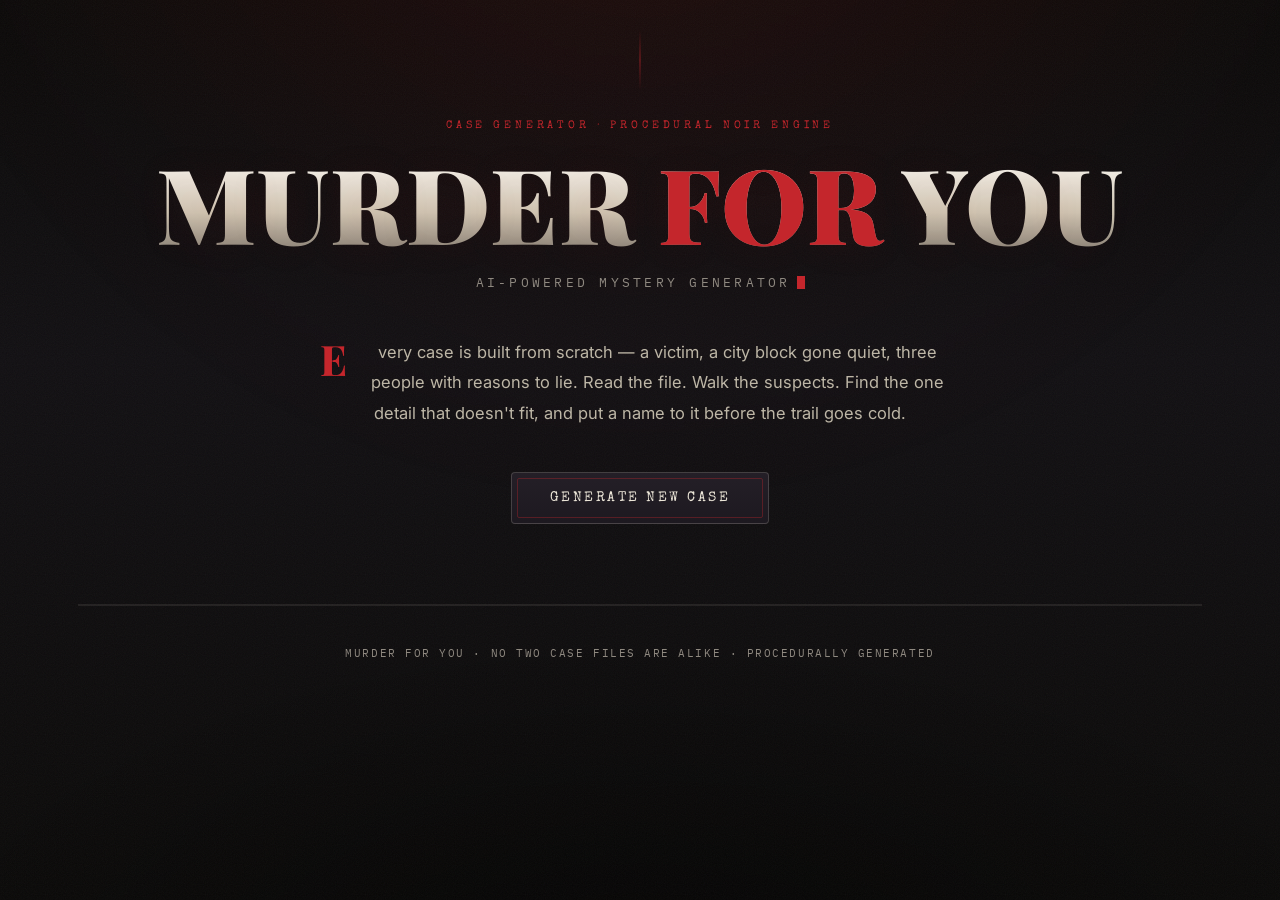
<file: (5) murder-for-you.html>
<!DOCTYPE html>
<html lang="en">
<head>
<meta charset="UTF-8">
<meta name="viewport" content="width=device-width, initial-scale=1.0">
<title>Murder for You — AI-Powered Mystery Generator</title>
<link rel="preconnect" href="https://fonts.googleapis.com">
<link rel="preconnect" href="https://fonts.gstatic.com" crossorigin>
<link href="https://fonts.googleapis.com/css2?family=Playfair+Display:wght@700;800;900&family=Special+Elite&family=Inter:wght@400;500;600;700&family=IBM+Plex+Mono:wght@400;500&display=swap" rel="stylesheet">
<style>
/* ================= TOKENS ================= */
:root{
  --void:#0a0908;
  --charcoal:#161318;
  --charcoal-2:#1d1920;
  --charcoal-3:#241f27;
  --crimson:#8c1c1c;
  --crimson-bright:#c4262c;
  --crimson-glow:rgba(196,38,44,0.35);
  --bone:#ece6d8;
  --bone-dim:#bdb6a6;
  --ash:#8f8980;
  --line:rgba(236,230,216,0.09);
  --line-bright:rgba(236,230,216,0.18);
  --shadow-deep: 0 30px 60px -20px rgba(0,0,0,0.7);
  --radius: 14px;
  --serif: 'Playfair Display', serif;
  --type: 'Special Elite', cursive;
  --mono: 'IBM Plex Mono', monospace;
  --sans: 'Inter', sans-serif;
}

*{box-sizing:border-box;}
html{scroll-behavior:smooth;}
body{
  margin:0;
  background:var(--void);
  color:var(--bone);
  font-family:var(--sans);
  overflow-x:hidden;
  position:relative;
  min-height:100vh;
}

@media (prefers-reduced-motion: reduce){
  *{animation-duration:0.001ms !important; animation-iteration-count:1 !important; transition-duration:0.001ms !important;}
}

/* ================= AMBIENT BACKGROUND ================= */
.bg-fixed{
  position:fixed; inset:0; z-index:0; pointer-events:none;
}
.bg-vignette{
  position:fixed; inset:0; z-index:0;
  background:
    radial-gradient(ellipse 90% 60% at 50% -10%, rgba(140,28,28,0.10), transparent 60%),
    radial-gradient(ellipse 120% 80% at 50% 110%, rgba(0,0,0,0.6), transparent 50%),
    linear-gradient(180deg, #0a0908 0%, #110f12 40%, #0a0908 100%);
  pointer-events:none;
}
.bg-grain{
  position:fixed; inset:-100px; z-index:1; opacity:0.05; pointer-events:none;
  background-image:url("data:image/svg+xml;utf8,<svg xmlns='http://www.w3.org/2000/svg' width='160' height='160'><filter id='n'><feTurbulence type='fractalNoise' baseFrequency='0.9' numOctaves='2' stitchTiles='stitch'/></filter><rect width='100%25' height='100%25' filter='url(%23n)'/></svg>");
  animation: grain 9s steps(6) infinite;
}
@keyframes grain{
  0%,100%{transform:translate(0,0);}
  20%{transform:translate(-2%,2%);}
  40%{transform:translate(2%,-1%);}
  60%{transform:translate(-1%,-2%);}
  80%{transform:translate(1%,2%);}
}
.bg-beam{
  position:fixed; top:-30%; left:50%; width:160%; height:160%; z-index:1; pointer-events:none;
  transform:translateX(-50%);
  background:radial-gradient(circle at 50% 0%, rgba(196,38,44,0.06), transparent 45%);
  animation: drift 22s ease-in-out infinite alternate;
  filter:blur(10px);
}
@keyframes drift{
  0%{transform:translateX(-54%) translateY(0);}
  100%{transform:translateX(-46%) translateY(40px);}
}

/* ================= LAYOUT SHELL ================= */
.wrap{position:relative; z-index:2; max-width:1180px; margin:0 auto; padding:0 28px;}

/* ================= HERO ================= */
.hero{
  position:relative;
  padding:120px 0 80px;
  text-align:center;
  border-bottom:1px solid var(--line);
}
.hero::before{
  content:"";
  position:absolute; left:50%; top:30px; transform:translateX(-50%);
  width:1px; height:60px; background:linear-gradient(transparent, var(--crimson-bright), transparent);
  opacity:0.7;
}
.eyebrow{
  font-family:var(--type);
  letter-spacing:0.35em;
  text-transform:uppercase;
  font-size:11px;
  color:var(--crimson-bright);
  margin:0 0 22px;
  opacity:0;
  animation: fadeUp 0.9s ease forwards;
  animation-delay:0.1s;
}
.title{
  font-family:var(--serif);
  font-weight:900;
  font-size:clamp(48px, 9vw, 104px);
  letter-spacing:0.01em;
  margin:0;
  line-height:0.95;
  background:linear-gradient(180deg, #fdfbf6 0%, #cfc7b4 60%, #8a8276 100%);
  -webkit-background-clip:text;
  background-clip:text;
  color:transparent;
  text-shadow:0 2px 40px rgba(196,38,44,0.08);
  opacity:0;
  animation: fadeUp 1s ease forwards;
  animation-delay:0.22s;
}
.title em{
  font-style:normal;
  color:var(--crimson-bright);
  background:none;
  -webkit-text-fill-color:var(--crimson-bright);
}
.subtitle{
  font-family:var(--mono);
  font-size:13px;
  letter-spacing:0.25em;
  text-transform:uppercase;
  color:var(--ash);
  margin:22px 0 0;
  opacity:0;
  animation: fadeUp 1s ease forwards;
  animation-delay:0.36s;
}
.subtitle .blink{
  display:inline-block;
  width:8px; height:13px; background:var(--crimson-bright); margin-left:6px;
  animation: blink 1.1s steps(1) infinite;
  vertical-align:-2px;
}
@keyframes blink{50%{opacity:0;}}
@keyframes fadeUp{
  from{opacity:0; transform:translateY(18px);}
  to{opacity:1; transform:translateY(0);}
}

.intro{
  max-width:640px; margin:46px auto 0; text-align:center;
  color:var(--bone-dim); font-size:16.5px; line-height:1.85;
  opacity:0; animation:fadeUp 1s ease forwards; animation-delay:0.5s;
}
.intro::first-letter{
  font-family:var(--serif); font-size:42px; color:var(--crimson-bright); font-weight:800;
  float:left; line-height:0.8; margin:6px 8px 0 0;
}

.cta-row{
  display:flex; justify-content:center; margin-top:44px;
  opacity:0; animation:fadeUp 1s ease forwards; animation-delay:0.64s;
}
.btn-stamp{
  position:relative;
  font-family:var(--type);
  letter-spacing:0.18em;
  text-transform:uppercase;
  font-size:14px;
  color:var(--bone);
  background:linear-gradient(180deg, var(--charcoal-3), var(--charcoal-2));
  border:1px solid var(--line-bright);
  padding:18px 38px;
  border-radius:4px;
  cursor:pointer;
  transition:transform 0.25s ease, box-shadow 0.25s ease, border-color 0.25s ease, color 0.25s ease;
  box-shadow:0 0 0 0 var(--crimson-glow);
}
.btn-stamp::before{
  content:"";
  position:absolute; inset:5px;
  border:1px solid rgba(196,38,44,0.35);
  border-radius:2px;
  pointer-events:none;
}
.btn-stamp:hover{
  transform:translateY(-2px) rotate(-0.4deg) scale(1.02);
  border-color:var(--crimson-bright);
  color:#fff;
  box-shadow:0 12px 40px -10px var(--crimson-glow);
}
.btn-stamp:active{ transform:translateY(0) scale(0.98) rotate(0.3deg); }

.btn-ghost{
  font-family:var(--mono);
  font-size:12.5px;
  letter-spacing:0.1em;
  text-transform:uppercase;
  color:var(--bone-dim);
  background:transparent;
  border:1px solid var(--line);
  padding:14px 26px;
  border-radius:4px;
  cursor:pointer;
  transition:all 0.25s ease;
}
.btn-ghost:hover{ border-color:var(--line-bright); color:var(--bone); background:rgba(255,255,255,0.02); }
.btn-ghost:disabled{ opacity:0.35; cursor:not-allowed; }

/* ================= LOADING ================= */
.loading{
  display:none;
  flex-direction:column; align-items:center; gap:18px;
  padding:90px 0;
}
.loading.active{ display:flex; }
.scanner{
  width:64px; height:64px; position:relative;
}
.scanner::before, .scanner::after{
  content:""; position:absolute; inset:0; border-radius:50%;
  border:2px solid transparent;
}
.scanner::before{
  border-top-color:var(--crimson-bright);
  border-right-color:rgba(196,38,44,0.25);
  animation:spin 1s linear infinite;
}
.scanner::after{
  inset:14px; border:1px solid var(--line-bright); border-radius:50%;
}
@keyframes spin{to{transform:rotate(360deg);}}
.loading-text{
  font-family:var(--mono); font-size:12.5px; letter-spacing:0.2em;
  text-transform:uppercase; color:var(--ash);
}
.loading-text .dots span{ animation: dotfade 1.4s infinite; opacity:0;}
.loading-text .dots span:nth-child(2){animation-delay:0.2s;}
.loading-text .dots span:nth-child(3){animation-delay:0.4s;}
@keyframes dotfade{ 0%,100%{opacity:0;} 50%{opacity:1;} }

/* ================= CASE FILE ================= */
.case-file{
  display:none;
  padding:60px 0 140px;
}
.case-file.active{ display:block; }

.section-block{
  margin-bottom:64px;
  opacity:0; transform:translateY(22px);
  animation:revealUp 0.7s cubic-bezier(.2,.8,.2,1) forwards;
}
@keyframes revealUp{ to{opacity:1; transform:translateY(0);} }

.case-head{
  display:flex; justify-content:space-between; align-items:flex-end; flex-wrap:wrap; gap:14px;
  border-bottom:1px solid var(--line); padding-bottom:18px; margin-bottom:34px;
}
.case-id{
  font-family:var(--mono); font-size:12px; letter-spacing:0.18em; color:var(--ash); text-transform:uppercase;
}
.case-id b{ color:var(--crimson-bright); font-weight:600; }
.status-badge{
  font-family:var(--type); font-size:11px; letter-spacing:0.2em; text-transform:uppercase;
  color:var(--crimson-bright); border:1px solid var(--crimson); padding:6px 14px; border-radius:3px;
  transform:rotate(-2deg);
  background:rgba(196,38,44,0.06);
}

.thread-divider{
  display:flex; align-items:center; gap:14px; margin:0 0 26px;
}
.thread-divider .pin{
  width:9px; height:9px; border-radius:50%; background:var(--crimson-bright);
  box-shadow:0 0 0 3px rgba(196,38,44,0.15), 0 2px 6px rgba(0,0,0,0.6);
  flex-shrink:0;
}
.thread-divider .line{
  flex:1; height:1px; background:repeating-linear-gradient(90deg, var(--line-bright) 0 6px, transparent 6px 11px);
}
.section-label{
  font-family:var(--type); font-size:12px; letter-spacing:0.22em; text-transform:uppercase;
  color:var(--bone-dim); white-space:nowrap;
}
.section-label small{ color:var(--ash); margin-left:8px; font-family:var(--mono); letter-spacing:0.1em; }

/* glass card base */
.glass{
  background:linear-gradient(155deg, rgba(255,255,255,0.035), rgba(255,255,255,0.01));
  border:1px solid var(--line);
  border-radius:var(--radius);
  backdrop-filter: blur(14px);
  box-shadow:var(--shadow-deep), inset 0 1px 0 rgba(255,255,255,0.04);
  position:relative;
}

/* victim + scene grid */
.grid-2{
  display:grid; grid-template-columns:1fr 1fr; gap:22px;
}
.profile-card{ padding:30px; }
.profile-row{ display:flex; gap:20px; align-items:flex-start; }
.avatar{
  width:64px; height:64px; border-radius:50%; flex-shrink:0;
  background:linear-gradient(160deg, var(--charcoal-3), var(--charcoal));
  border:1px solid var(--line-bright);
  display:flex; align-items:center; justify-content:center;
  font-family:var(--serif); font-weight:800; font-size:22px; color:var(--crimson-bright);
}
.avatar.victim{ filter:grayscale(0.4) brightness(0.8); }
.profile-name{ font-family:var(--serif); font-size:24px; font-weight:800; margin:0 0 4px; color:var(--bone); }
.profile-role{ font-family:var(--mono); font-size:11.5px; letter-spacing:0.12em; text-transform:uppercase; color:var(--crimson-bright); margin:0 0 12px; }
.profile-bg{ color:var(--bone-dim); font-size:14.5px; line-height:1.75; margin:0; }

.scene-card{ padding:30px; display:flex; flex-direction:column; gap:18px; }
.scene-item{ display:flex; gap:14px; align-items:flex-start; }
.scene-icon{
  width:34px; height:34px; border-radius:8px; flex-shrink:0;
  background:rgba(196,38,44,0.08); border:1px solid rgba(196,38,44,0.25);
  display:flex; align-items:center; justify-content:center; font-size:15px;
}
.scene-key{ font-family:var(--mono); font-size:10.5px; letter-spacing:0.14em; text-transform:uppercase; color:var(--ash); margin:0 0 3px; }
.scene-val{ font-size:15px; color:var(--bone); margin:0; font-weight:500; }

/* suspects */
.suspects-grid{ display:grid; grid-template-columns:repeat(3, 1fr); gap:22px; }
.suspect-card{
  padding:26px 24px 24px;
  cursor:pointer;
  transition:transform 0.3s ease, border-color 0.3s ease, box-shadow 0.3s ease;
  transform:rotate(var(--tilt, 0deg));
}
.suspect-card:nth-child(1){ --tilt:-0.6deg; }
.suspect-card:nth-child(2){ --tilt:0.4deg; }
.suspect-card:nth-child(3){ --tilt:-0.3deg; }
.suspect-card::before{
  content:"";
  position:absolute; top:-7px; left:50%; transform:translateX(-50%);
  width:14px; height:14px; border-radius:50%;
  background:radial-gradient(circle at 35% 30%, #e9777b, var(--crimson-bright) 60%, #5e1014);
  box-shadow:0 3px 6px rgba(0,0,0,0.6);
}
.suspect-card:hover{
  transform:rotate(0deg) translateY(-4px);
  border-color:var(--line-bright);
  box-shadow:0 20px 50px -15px rgba(0,0,0,0.7), 0 0 0 1px rgba(196,38,44,0.15);
}
.suspect-card.selected{
  border-color:var(--crimson-bright);
  box-shadow:0 0 0 1px var(--crimson-bright), 0 20px 50px -15px var(--crimson-glow);
}
.suspect-card.selected .suspect-tag{ opacity:1; }
.suspect-top{ display:flex; justify-content:space-between; align-items:flex-start; margin-bottom:16px; }
.suspect-tag{
  font-family:var(--mono); font-size:9.5px; letter-spacing:0.14em; text-transform:uppercase;
  color:var(--crimson-bright); border:1px solid var(--crimson); padding:3px 8px; border-radius:3px;
  opacity:0; transition:opacity 0.2s ease;
}
.suspect-num{ font-family:var(--mono); font-size:11px; color:var(--ash); letter-spacing:0.1em; }
.suspect-name{ font-family:var(--serif); font-size:21px; font-weight:800; margin:0 0 3px; }
.suspect-occ{ font-family:var(--mono); font-size:11px; letter-spacing:0.08em; color:var(--ash); margin:0 0 16px; text-transform:uppercase; }
.suspect-divider{ height:1px; background:var(--line); margin:0 0 14px; }
.suspect-field{ margin-bottom:12px; }
.suspect-field:last-child{ margin-bottom:0; }
.suspect-field-label{ font-family:var(--mono); font-size:10px; letter-spacing:0.14em; text-transform:uppercase; color:var(--ash); margin:0 0 4px; }
.suspect-field-val{ font-size:13.8px; color:var(--bone-dim); line-height:1.6; margin:0; }

/* evidence */
.evidence-grid{ display:grid; grid-template-columns:repeat(4, 1fr); gap:20px; }
.evidence-card{
  padding:22px 20px;
  position:relative;
  transform:rotate(var(--etilt, 0deg));
  transition:transform 0.3s ease;
}
.evidence-card:nth-child(1){ --etilt:-1.2deg; }
.evidence-card:nth-child(2){ --etilt:0.8deg; }
.evidence-card:nth-child(3){ --etilt:-0.5deg; }
.evidence-card:nth-child(4){ --etilt:1deg; }
.evidence-card:hover{ transform:rotate(0deg) translateY(-3px); }
.evidence-tape{
  position:absolute; top:-10px; left:50%; transform:translateX(-50%) rotate(-3deg);
  width:54px; height:18px; background:rgba(236,230,216,0.12);
  border:1px solid var(--line-bright);
}
.evidence-tag{
  font-family:var(--mono); font-size:9.5px; letter-spacing:0.16em; text-transform:uppercase;
  color:var(--crimson-bright); margin:6px 0 10px;
}
.evidence-text{ font-size:13.6px; color:var(--bone-dim); line-height:1.65; margin:0; }

/* timeline */
.timeline{ position:relative; padding-left:30px; }
.timeline::before{
  content:""; position:absolute; left:5px; top:6px; bottom:6px; width:1px;
  background:linear-gradient(180deg, var(--crimson-bright), var(--line) 90%);
}
.timeline-item{ position:relative; padding-bottom:26px; }
.timeline-item:last-child{ padding-bottom:0; }
.timeline-item::before{
  content:""; position:absolute; left:-30px; top:4px; width:11px; height:11px; border-radius:50%;
  background:var(--charcoal); border:2px solid var(--crimson-bright);
}
.timeline-time{ font-family:var(--mono); font-size:11px; letter-spacing:0.1em; color:var(--crimson-bright); margin:0 0 4px; text-transform:uppercase; }
.timeline-desc{ font-size:14.5px; color:var(--bone-dim); margin:0; line-height:1.7; }

/* report */
.report-card{ padding:38px 40px; }
.report-card .section-label{ margin-bottom:18px; display:block; }
.report-text{
  font-family:var(--mono); font-size:14px; line-height:1.95; color:var(--bone-dim);
  white-space:pre-wrap;
}
.report-text::selection{ background:var(--crimson-glow); }

/* accusation */
.accuse-panel{
  padding:36px 40px;
  display:flex; justify-content:space-between; align-items:center; flex-wrap:wrap; gap:20px;
}
.accuse-copy{ max-width:480px; }
.accuse-copy h3{ font-family:var(--serif); font-size:22px; margin:0 0 8px; }
.accuse-copy p{ font-size:14px; color:var(--ash); margin:0; line-height:1.6; }
.btn-accuse{
  font-family:var(--type); letter-spacing:0.16em; text-transform:uppercase; font-size:14px;
  color:#fff; background:linear-gradient(160deg, var(--crimson-bright), #6e1417);
  border:none; padding:18px 34px; border-radius:4px; cursor:pointer;
  box-shadow:0 14px 36px -10px rgba(196,38,44,0.5);
  transition:transform 0.25s ease, box-shadow 0.25s ease, filter 0.25s ease;
}
.btn-accuse:disabled{ background:var(--charcoal-3); color:var(--ash); box-shadow:none; cursor:not-allowed; }
.btn-accuse:not(:disabled):hover{ transform:translateY(-2px); box-shadow:0 18px 44px -10px rgba(196,38,44,0.65); }

/* ================= RESULT MODAL ================= */
.modal-overlay{
  position:fixed; inset:0; z-index:50;
  background:rgba(6,5,5,0.86);
  backdrop-filter:blur(6px);
  display:none; align-items:center; justify-content:center;
  padding:24px;
  opacity:0; transition:opacity 0.4s ease;
}
.modal-overlay.active{ display:flex; opacity:1; }
.modal{
  max-width:640px; width:100%; max-height:88vh; overflow-y:auto;
  background:linear-gradient(165deg, #1a161a, #100e10);
  border:1px solid var(--line-bright);
  border-radius:16px;
  padding:46px 44px 40px;
  position:relative;
  box-shadow:0 60px 120px -30px rgba(0,0,0,0.9);
  transform:scale(0.92) translateY(20px); opacity:0;
  transition:transform 0.5s cubic-bezier(.2,.8,.2,1), opacity 0.5s ease;
}
.modal-overlay.active .modal{ transform:scale(1) translateY(0); opacity:1; }
.case-closed-stamp{
  position:absolute; top:26px; right:34px;
  font-family:var(--type); color:var(--crimson-bright);
  border:3px solid var(--crimson-bright); border-radius:6px;
  padding:6px 14px; font-size:13px; letter-spacing:0.16em; text-transform:uppercase;
  transform:rotate(8deg);
  opacity:0.9;
  animation: stampIn 0.5s cubic-bezier(.2,.9,.3,1.4) 0.25s both;
}
@keyframes stampIn{
  from{ transform:rotate(8deg) scale(2.4); opacity:0; }
  to{ transform:rotate(8deg) scale(1); opacity:0.9; }
}
.modal-eyebrow{ font-family:var(--mono); font-size:11px; letter-spacing:0.2em; text-transform:uppercase; color:var(--ash); margin:0 0 10px; }
.modal h2{ font-family:var(--serif); font-size:32px; font-weight:800; margin:0 0 6px; color:var(--bone); max-width:80%; }
.verdict-tag{
  display:inline-block; font-family:var(--mono); font-size:11px; letter-spacing:0.12em; text-transform:uppercase;
  padding:5px 12px; border-radius:3px; margin:10px 0 22px;
}
.verdict-tag.correct{ color:#7fd17f; border:1px solid #2f5c2f; background:rgba(127,209,127,0.07); }
.verdict-tag.wrong{ color:var(--crimson-bright); border:1px solid var(--crimson); background:rgba(196,38,44,0.07); }
.modal-section{ margin-bottom:22px; }
.modal-section h4{ font-family:var(--type); font-size:12px; letter-spacing:0.16em; text-transform:uppercase; color:var(--crimson-bright); margin:0 0 8px; }
.modal-section p{ font-size:14.5px; color:var(--bone-dim); line-height:1.8; margin:0; }
.modal-actions{ display:flex; gap:14px; margin-top:30px; flex-wrap:wrap; }

/* ================= FOOTER ================= */
.foot{
  text-align:center; padding:40px 0 60px; font-family:var(--mono); font-size:11px;
  letter-spacing:0.14em; text-transform:uppercase; color:var(--ash); border-top:1px solid var(--line);
}

/* ================= RESPONSIVE ================= */
@media (max-width: 920px){
  .grid-2{ grid-template-columns:1fr; }
  .suspects-grid{ grid-template-columns:1fr; }
  .evidence-grid{ grid-template-columns:1fr 1fr; }
}
@media (max-width: 560px){
  .evidence-grid{ grid-template-columns:1fr; }
  .hero{ padding:90px 0 60px; }
  .case-head{ flex-direction:column; align-items:flex-start; }
  .accuse-panel{ flex-direction:column; align-items:flex-start; }
  .modal{ padding:36px 26px 30px; }
  .case-closed-stamp{ position:static; display:inline-block; margin-bottom:16px; transform:rotate(-2deg); }
  .modal h2{ max-width:100%; }
}

/* focus visibility */
button:focus-visible, [tabindex]:focus-visible{
  outline:2px solid var(--crimson-bright); outline-offset:3px;
}
</style>
</head>
<body>

<div class="bg-vignette"></div>
<div class="bg-beam"></div>
<div class="bg-grain"></div>

<div class="wrap">

  <header class="hero">
    <p class="eyebrow">Case Generator · Procedural Noir Engine</p>
    <h1 class="title">MURDER <em>FOR</em> YOU</h1>
    <p class="subtitle">AI-Powered Mystery Generator<span class="blink"></span></p>
    <p class="intro">Every case is built from scratch — a victim, a city block gone quiet, three people with reasons to lie. Read the file. Walk the suspects. Find the one detail that doesn't fit, and put a name to it before the trail goes cold.</p>
    <div class="cta-row">
      <button class="btn-stamp" id="generateBtn">Generate New Case</button>
    </div>
  </header>

  <div class="loading" id="loadingBlock">
    <div class="scanner"></div>
    <p class="loading-text">Compiling case file<span class="dots"><span>.</span><span>.</span><span>.</span></span></p>
  </div>

  <main class="case-file" id="caseFile">

    <div class="section-block case-head" style="animation-delay:0.02s;">
      <div class="case-id">Case File No. <b id="caseNumber">—</b></div>
      <div class="status-badge" id="caseStatus">Open</div>
    </div>

    <section class="section-block" style="animation-delay:0.06s;">
      <div class="thread-divider"><span class="pin"></span><span class="section-label">Victim &amp; Crime Scene</span><span class="line"></span></div>
      <div class="grid-2">
        <div class="glass profile-card">
          <div class="profile-row">
            <div class="avatar victim" id="victimInitials">—</div>
            <div>
              <p class="profile-name" id="victimName">—</p>
              <p class="profile-role" id="victimOcc">—</p>
            </div>
          </div>
          <p class="profile-bg" id="victimBg" style="margin-top:18px;">—</p>
        </div>
        <div class="glass scene-card">
          <div class="scene-item">
            <div class="scene-icon">◍</div>
            <div><p class="scene-key">Location</p><p class="scene-val" id="sceneLocation">—</p></div>
          </div>
          <div class="scene-item">
            <div class="scene-icon">◷</div>
            <div><p class="scene-key">Time of Death</p><p class="scene-val" id="sceneTime">—</p></div>
          </div>
          <div class="scene-item">
            <div class="scene-icon">✕</div>
            <div><p class="scene-key">Cause of Death</p><p class="scene-val" id="sceneCause">—</p></div>
          </div>
        </div>
      </div>
    </section>

    <section class="section-block" style="animation-delay:0.1s;">
      <div class="thread-divider"><span class="pin"></span><span class="section-label">Persons of Interest <small>SELECT ONE TO ACCUSE</small></span><span class="line"></span></div>
      <div class="suspects-grid" id="suspectsGrid"></div>
    </section>

    <section class="section-block" style="animation-delay:0.14s;">
      <div class="thread-divider"><span class="pin"></span><span class="section-label">Evidence Board</span><span class="line"></span></div>
      <div class="evidence-grid" id="evidenceGrid"></div>
    </section>

    <section class="section-block" style="animation-delay:0.18s;">
      <div class="thread-divider"><span class="pin"></span><span class="section-label">Investigation Timeline</span><span class="line"></span></div>
      <div class="glass" style="padding:34px 38px;">
        <div class="timeline" id="timelineList"></div>
      </div>
    </section>

    <section class="section-block" style="animation-delay:0.22s;">
      <div class="thread-divider"><span class="pin"></span><span class="section-label">Detective's Report</span><span class="line"></span></div>
      <div class="glass report-card">
        <p class="report-text" id="reportText">—</p>
      </div>
    </section>

    <section class="section-block" style="animation-delay:0.26s; margin-bottom:0;">
      <div class="glass accuse-panel">
        <div class="accuse-copy">
          <h3>Ready to name a name?</h3>
          <p id="accuseHint">Select a suspect above, then commit to your accusation. There's no undoing it once the file closes.</p>
        </div>
        <button class="btn-accuse" id="accuseBtn" disabled>Make Accusation</button>
      </div>
    </section>

  </main>

  <footer class="foot">Murder for You · No two case files are alike · Procedurally generated</footer>
</div>

<div class="modal-overlay" id="modalOverlay">
  <div class="modal">
    <div class="case-closed-stamp">Case Closed</div>
    <p class="modal-eyebrow">Verdict</p>
    <h2 id="resultHeadline">—</h2>
    <span class="verdict-tag" id="verdictTag">—</span>

    <div class="modal-section">
      <h4>The Culprit</h4>
      <p id="resultCulprit">—</p>
    </div>
    <div class="modal-section">
      <h4>How the Clues Connect</h4>
      <p id="resultConnection">—</p>
    </div>
    <div class="modal-section">
      <h4>The Final Twist</h4>
      <p id="resultTwist">—</p>
    </div>

    <div class="modal-actions">
      <button class="btn-stamp" id="newCaseBtn">Start a New Case</button>
      <button class="btn-ghost" id="closeModalBtn">Close</button>
    </div>
  </div>
</div>

<script>
(function(){

/* ============================================================
   DATA — large procedural pools
   ============================================================ */

const firstNames = [
"Evelyn","Marcus","Adriana","Victor","Lila","Desmond","Iris","Gideon","Nadia","Otis",
"Vesper","Roman","Cleo","Augustus","Mireille","Silas","Tabitha","Edmund","Sable","Cornelius",
"Wren","Maximilian","Odette","Thaddeus","Juniper","Leopold","Seraphina","Cassius","Marlowe","Ingrid",
"Barnaby","Delphine","Ezra","Rosalind","Conrad","Imogen","Phineas","Vivienne","Hollis","Theodora",
"Atticus","Wilhelmina","Casimir","Genevieve","Ambrose","Lorelei","Sterling","Magnolia","Fenwick","Adelaide"
];

const lastNames = [
"Voss","Calloway","Marlowe","Sinclair","Thornbury","Pelletier","Ashworth","Graves","Whitlock","Castellan",
"Devereux","Holloway","Marchetti","Stanhope","Ferro","Wraith","Lindqvist","Kessler","Abernathy","Vance",
"Carrow","Delacroix","Beaumont","Hargrove","Fairweather","Quill","Mercer","Hawksley","Rourke","Sable",
"Winslow","Castelli","Brackenridge","Stryker","Lockhart","Pemberton","Vandermeer","Croft","Easton","Halloran",
"Ferreira","Tremaine","Whitfield","Corvin","Maddox","Lazarescu","Penrose","Sorrento","Blackwood","Iverson"
];

const occupations = [
"jazz pianist","insurance adjuster","antiques dealer","retired naval officer","forensic accountant",
"theater director","wine importer","private chef","museum curator","taxi dispatcher","night-shift pharmacist",
"rare book seller","yacht broker","tattoo artist","funeral director","investigative journalist","locksmith",
"art restorer","racetrack bookmaker","cybersecurity consultant","hotel concierge","stage magician",
"bail bondsman","perfumer","city council aide","tugboat captain","wedding photographer","chess hustler",
"county coroner","speakeasy bartender","auctioneer","gallery owner","crime novelist","clockmaker",
"university lecturer","import-export broker","tabloid editor","jewel appraiser","retired boxer","switchboard operator"
];

const victimBgFragments = [
"had quietly amassed a fortune nobody could quite explain",
"was three days from testifying in a case that made several people nervous",
"had recently changed their will without telling a soul",
"was known to keep a second set of books no one else had seen",
"had just ended a decade-long partnership under bitter terms",
"was rumored to be writing a memoir that named names",
"had won — and lost — a small fortune at the same card table for years",
"kept a private ledger of debts owed by half the neighborhood",
"had returned from a long absence with a story nobody quite believed",
"was beloved publicly and feared privately by almost everyone close to them",
"had been receiving anonymous letters for the past month",
"was the last person to see an old scandal buried — or so it seemed",
"had recently taken out a life insurance policy far larger than made sense",
"was overheard threatening to expose a secret at a dinner party",
"had been quietly meeting with a lawyer no one in the family recognized"
];

const relationships = [
"business partner","estranged sibling","former lover","longtime housekeeper","rival collector",
"financial advisor","childhood friend","stepchild","business rival","former protégé",
"landlord","creditor","ex-spouse","silent partner","old army comrade","neighbor",
"personal assistant","ghostwriter","blackmail victim","family lawyer","gambling associate",
"former employee","art forger accomplice","estranged child","secret heir"
];

const motives = [
"a inheritance that would vanish the moment the will was read aloud",
"a debt large enough to end a career, and a deadline that had already passed",
"proof of a years-old fraud about to surface in open court",
"a love affair the victim threatened to make public",
"a forged signature only the victim could expose",
"a business deal worth nothing once the victim said no",
"a humiliation, years old, that had never stopped festering",
"a secret child the victim refused to acknowledge",
"a stolen idea the victim was about to claim credit for",
"blackmail that had drained every account twice over",
"a betrayal disguised for years as friendship",
"a will rewritten the week before the murder",
"a partnership dissolved on terms that left one party ruined",
"jealousy over a position the victim refused to relinquish",
"a decades-old crime the victim was the only living witness to"
];

const locations = [
"a fog-bound lighthouse on the edge of town","a shuttered jazz club on Larkspur Avenue",
"a private box at the old opera house","a vineyard estate above the coast road",
"a rain-soaked rooftop garden downtown","a backroom of an all-night pawnshop",
"a marble-floored bank vault after hours","a greenhouse behind a crumbling manor",
"a riverside boathouse at the edge of the estate","a dim hotel suite on the 9th floor",
"a velvet-curtained gallery after closing","a carnival fortune-teller's tent",
"a dusty law office on the courthouse square","a midnight train car between two cities",
"a cliffside chapel no longer in use","a backstage dressing room during intermission",
"a wine cellar beneath a closed restaurant","a foggy pier at the edge of the harbor",
"a locked study in a townhouse on Ashgrove Lane","a rooftop observatory above the museum",
"a smoke-filled billiards room","a private library with the lights left on",
"a quiet courtyard behind a cathedral","a coastal cabin reachable only by boat",
"a hotel kitchen long after the staff had gone home"
];

const causesOfDeath = [
"a single gunshot fired at close range","a fall that left too few injuries to be accidental",
"poison slipped into a glass of wine","a blunt blow from an object never recovered",
"strangulation with something thin and deliberate","a knife wound, precise and unhesitating",
"asphyxiation in a room that was meant to look empty","a staged accident with one detail too perfect",
"electrocution rigged to look like a malfunction","a slow-acting toxin administered over several days",
"drowning in water too shallow to explain it","a staged suicide missing a single, crucial detail"
];

const timeWindows = [
"around 11:40 PM, between the second and third act","just before midnight, during a citywide blackout",
"sometime after the staff had been dismissed for the night","in the hour the security cameras conveniently failed",
"during a thirty-minute window no one can fully account for","while the household was distracted by a sudden fire alarm",
"in the lull between the last train and the first ferry","during the only part of the evening with no witnesses at all",
"just after a phone call that lasted four minutes exactly","while the storm knocked out the lights for nineteen minutes"
];

const evidenceTemplates = [
"A {item} found near the body, wiped clean except for one partial print.",
"A torn {item} discovered three streets away, still faintly smelling of smoke.",
"Phone records showing a four-minute call placed minutes before the time of death.",
"A receipt for a {item}, purchased under a name that doesn't match any guest list.",
"A {item} left behind, its inscription scratched out but still partly legible.",
"Security footage with exactly ninety seconds missing, timestamped to the minute.",
"A handwritten note, unsigned, mentioning a debt that was never officially recorded.",
"Traces of {item} found in a glass that should have been empty for hours.",
"A pawnshop ticket for a {item}, dated the morning after the murder.",
"Mud on a {item} that matches no path anyone admits to having taken.",
"A half-burned letter recovered from a fireplace that hadn't been used in weeks.",
"A {item} pawned under an alias just hours after the estimated time of death.",
"An appointment book with a name written in, then crossed out, then written again.",
"A {item} with a faint bloodstain too small to have come from a struggle.",
"Fingerprints on a {item} belonging to someone who claims they were never in the room.",
"A taxi log placing an unnamed passenger two blocks from the scene at the crucial hour.",
"A {item} discovered in a coat pocket that doesn't belong to its owner.",
"An anonymous tip, never followed up on, naming a place no investigator had checked.",
"A torn page from a private journal, the missing half never recovered.",
"A {item} returned to its case slightly out of place, as if hastily put back."
];

const evidenceItems = [
"silk glove","monogrammed cufflink","pocket watch","theater ticket stub","wine cork",
"hotel key","torn letter","cigarette case","pawn ticket","brass key","handkerchief",
"matchbook","umbrella","leather wallet","silver lighter","perfume bottle","gambling chit",
"train ticket","calling card","ink pen"
];

const timelineTemplates = [
"The victim is seen arguing quietly with {suspect} near the {location_short}.",
"A staff member overhears a hushed phone call about 'making it look like an accident.'",
"{suspect} is seen leaving the building through a side entrance rarely used.",
"The victim sends a final, unfinished message that simply reads, 'I know what you did.'",
"A neighbor reports a car idling outside for nearly twenty minutes with no one visible inside.",
"The lights in the building flicker off for several minutes — longer than the official report admits.",
"{suspect} requests an unusual amount of cash from the bank that afternoon.",
"A delivery driver notices the door already unlocked, hours before anyone should have arrived.",
"The victim is last seen alive checking a pocket watch and muttering about being 'almost out of time.'",
"A scream is reported by a passerby but dismissed by police as a backfiring car.",
"Security logs show a badge swipe at an hour the building was supposed to be empty.",
"{suspect} cancels a dinner reservation at the last minute, citing a 'family emergency.'",
"The body is discovered the next morning by someone who claims they 'just had a feeling.'",
"A torn piece of fabric is found caught on a fence near the rear exit.",
"An unfamiliar car is reported parked outside for the first time that week."
];

const twists = [
"the will that named one heir was never actually filed — meaning the real motive was protecting a secret, not an inheritance.",
"the 'witness' who first reported the crime was the only person who could have staged it convincingly.",
"the missing security footage wasn't deleted by the culprit at all — it was hidden by someone protecting them, for reasons of their own.",
"the murder weapon was planted by someone other than the killer, in a clumsy attempt to frame an innocent suspect.",
"the victim had already discovered the betrayal weeks earlier and was setting a trap of their own when they were killed.",
"two people independently planned to harm the victim that night — only one got there first.",
"the real motive had nothing to do with money at all, but with a decades-old secret everyone assumed was long buried.",
"the most cooperative witness in the entire case was, in fact, an accomplice the whole time.",
"the murder was meant for someone else entirely, and the victim simply arrived first.",
"the final piece of evidence was a forgery — planted to make an innocent suspect look guilty."
];

/* ============================================================
   HELPERS
   ============================================================ */

function rand(arr){ return arr[Math.floor(Math.random()*arr.length)]; }
function randInt(min,max){ return Math.floor(Math.random()*(max-min+1))+min; }

function uniqueSample(arr, n){
  const pool = arr.slice();
  const out = [];
  for(let i=0;i<n && pool.length;i++){
    const idx = Math.floor(Math.random()*pool.length);
    out.push(pool.splice(idx,1)[0]);
  }
  return out;
}

function fullName(excludeFull){
  let name;
  do{
    name = rand(firstNames) + " " + rand(lastNames);
  } while(name === excludeFull);
  return name;
}

function initialsOf(name){
  return name.split(" ").map(p=>p[0]).join("");
}

function fillEvidence(template){
  return template.replace("{item}", rand(evidenceItems));
}

function fillTimeline(template, suspectNames, locationShort){
  return template
    .replace("{suspect}", rand(suspectNames))
    .replace("{location_short}", locationShort);
}

function shortLocation(loc){
  // grabs a punchy fragment of the full location string for timeline reuse
  const words = loc.replace(/^a |^an /,'').split(" ");
  return words.slice(Math.max(0,words.length-2)).join(" ");
}

/* ============================================================
   CASE GENERATION
   ============================================================ */

let currentCase = null;
let selectedSuspectIndex = null;

function generateCase(){
  const victimName = fullName();
  const victim = {
    name: victimName,
    occupation: rand(occupations),
    background: capitalize(rand(["By most accounts, the victim ", "Those closest to the victim say they ", "Records suggest the victim "])) +
      rand(victimBgFragments) + "."
  };

  const location = rand(locations);
  const scene = {
    location: capitalize(location),
    time: capitalize(rand(timeWindows)),
    cause: capitalize(rand(causesOfDeath))
  };

  const usedNames = new Set([victimName]);
  const suspects = [];
  for(let i=0;i<3;i++){
    let name;
    do{ name = fullName(); } while(usedNames.has(name));
    usedNames.add(name);
    suspects.push({
      name,
      occupation: rand(occupations),
      relationship: rand(relationships),
      motive: rand(motives)
    });
  }

  const culpritIndex = randInt(0,2);

  const evidence = uniqueSample(evidenceTemplates, 4).map(fillEvidence);

  const locShort = shortLocation(location);
  const suspectNames = suspects.map(s=>s.name);
  const timelineCount = randInt(4,5);
  const timeline = uniqueSample(timelineTemplates, timelineCount).map(t => fillTimeline(t, suspectNames, locShort));

  const twist = rand(twists);

  const caseNumber = randInt(100,999) + "-" + String.fromCharCode(65+randInt(0,25)) + String.fromCharCode(65+randInt(0,25));

  const report = buildReport(victim, scene, suspects, evidence, location);

  currentCase = { caseNumber, victim, scene, suspects, evidence, timeline, report, culpritIndex, twist, location };
  selectedSuspectIndex = null;
}

function capitalize(s){ return s.charAt(0).toUpperCase() + s.slice(1); }

function buildReport(victim, scene, suspects, evidence, location){
  const names = suspects.map(s=>s.name);
  const lines = [];
  lines.push(`${victim.name}, ${victim.occupation}, was found dead at ${location}, killed by ${scene.cause.toLowerCase()}. ${victim.background}`);
  lines.push(`Three individuals had both opportunity and reason to want ${victim.name.split(" ")[0]} silenced: ${names[0]} (${suspects[0].relationship}), ${names[1]} (${suspects[1].relationship}), and ${names[2]} (${suspects[2].relationship}). Each had something to lose if the victim lived to see the week out.`);
  lines.push(`Four pieces of evidence recovered at and around the scene complicate every story told so far — none of them, on their own, prove anything. ${evidence[0]}`);
  lines.push(`The timeline of that night remains contested, but one window of time — unaccounted for by more than one party — is where this case will be won or lost.`);
  lines.push(`The file is open. The next move is yours.`);
  return lines.join("\n\n");
}

/* ============================================================
   RENDER
   ============================================================ */

function renderCase(){
  const c = currentCase;

  document.getElementById('caseNumber').textContent = "No. " + c.caseNumber;

  document.getElementById('victimInitials').textContent = initialsOf(c.victim.name);
  document.getElementById('victimName').textContent = c.victim.name;
  document.getElementById('victimOcc').textContent = c.victim.occupation;
  document.getElementById('victimBg').textContent = c.victim.background;

  document.getElementById('sceneLocation').textContent = c.scene.location;
  document.getElementById('sceneTime').textContent = c.scene.time;
  document.getElementById('sceneCause').textContent = c.scene.cause;

  const suspectsGrid = document.getElementById('suspectsGrid');
  suspectsGrid.innerHTML = '';
  c.suspects.forEach((s, idx) => {
    const card = document.createElement('div');
    card.className = 'glass suspect-card';
    card.setAttribute('tabindex','0');
    card.setAttribute('role','button');
    card.setAttribute('aria-pressed','false');
    card.dataset.idx = idx;
    card.innerHTML = `
      <div class="suspect-top">
        <span class="suspect-num">SUSPECT 0${idx+1}</span>
        <span class="suspect-tag">SELECTED</span>
      </div>
      <p class="suspect-name">${s.name}</p>
      <p class="suspect-occ">${s.occupation}</p>
      <div class="suspect-divider"></div>
      <div class="suspect-field">
        <p class="suspect-field-label">Relationship to Victim</p>
        <p class="suspect-field-val">${capitalize(s.relationship)}</p>
      </div>
      <div class="suspect-field">
        <p class="suspect-field-label">Possible Motive</p>
        <p class="suspect-field-val">${capitalize(s.motive)}</p>
      </div>
    `;
    const select = () => {
      selectedSuspectIndex = idx;
      document.querySelectorAll('.suspect-card').forEach(el=>{
        el.classList.remove('selected');
        el.setAttribute('aria-pressed','false');
      });
      card.classList.add('selected');
      card.setAttribute('aria-pressed','true');
      document.getElementById('accuseBtn').disabled = false;
      document.getElementById('accuseHint').textContent = `You're prepared to accuse ${s.name}. Make sure before you commit.`;
    };
    card.addEventListener('click', select);
    card.addEventListener('keydown', (e)=>{ if(e.key==='Enter' || e.key===' '){ e.preventDefault(); select(); } });
    suspectsGrid.appendChild(card);
  });

  const evidenceGrid = document.getElementById('evidenceGrid');
  evidenceGrid.innerHTML = '';
  c.evidence.forEach((e, i) => {
    const card = document.createElement('div');
    card.className = 'glass evidence-card';
    card.innerHTML = `
      <div class="evidence-tape"></div>
      <p class="evidence-tag">Exhibit ${String.fromCharCode(65+i)}</p>
      <p class="evidence-text">${e}</p>
    `;
    evidenceGrid.appendChild(card);
  });

  const timelineList = document.getElementById('timelineList');
  timelineList.innerHTML = '';
  c.timeline.forEach((t, i) => {
    const item = document.createElement('div');
    item.className = 'timeline-item';
    item.innerHTML = `
      <p class="timeline-time">Entry ${i+1}</p>
      <p class="timeline-desc">${t}</p>
    `;
    timelineList.appendChild(item);
  });

  document.getElementById('reportText').textContent = c.report;

  document.getElementById('accuseBtn').disabled = true;
  document.getElementById('accuseHint').textContent = "Select a suspect above, then commit to your accusation. There's no undoing it once the file closes.";

  // restart stagger animations
  document.querySelectorAll('.section-block').forEach(el=>{
    el.style.animation = 'none';
    el.offsetHeight; // reflow
    el.style.animation = null;
  });
}

/* ============================================================
   RESULT / ACCUSATION
   ============================================================ */

function buildConnection(c){
  const culprit = c.suspects[c.culpritIndex];
  const otherEvidenceIdx = randInt(1, c.evidence.length-1);
  return `The detail that gives ${culprit.name} away is buried in plain sight: as ${culprit.relationship} to the victim, motivated by ${culprit.motive}, ${culprit.name.split(" ")[0]} is the only person whose account doesn't survive contact with the evidence — particularly ${c.evidence[otherEvidenceIdx].charAt(0).toLowerCase()}${c.evidence[otherEvidenceIdx].slice(1)} That single inconsistency, cross-referenced against the timeline, is what closes the file.`;
}

function showResult(){
  const c = currentCase;
  const culprit = c.suspects[c.culpritIndex];
  const correct = selectedSuspectIndex === c.culpritIndex;

  document.getElementById('resultHeadline').textContent = correct ? "You named the right person." : "The file closes on someone else.";
  const tag = document.getElementById('verdictTag');
  tag.textContent = correct ? "Accusation Correct" : "Accusation Incorrect";
  tag.className = "verdict-tag " + (correct ? "correct" : "wrong");

  document.getElementById('resultCulprit').textContent =
    `${culprit.name}, the victim's ${culprit.relationship}, committed the murder at ${c.scene.location.toLowerCase()}. Beneath the alibi was a motive that never made it into any official statement: ${culprit.motive}.`;

  document.getElementById('resultConnection').textContent = buildConnection(c);

  document.getElementById('resultTwist').textContent = capitalize("Just when the file looked closed, ") + c.twist;

  document.getElementById('modalOverlay').classList.add('active');
}

/* ============================================================
   EVENTS
   ============================================================ */

document.getElementById('generateBtn').addEventListener('click', () => {
  const loading = document.getElementById('loadingBlock');
  const caseFile = document.getElementById('caseFile');
  caseFile.classList.remove('active');
  loading.classList.add('active');
  loading.scrollIntoView({behavior:'smooth', block:'center'});

  setTimeout(() => {
    generateCase();
    renderCase();
    loading.classList.remove('active');
    caseFile.classList.add('active');
    caseFile.scrollIntoView({behavior:'smooth', block:'start'});
  }, 1500);
});

document.getElementById('accuseBtn').addEventListener('click', () => {
  if(selectedSuspectIndex === null) return;
  showResult();
});

document.getElementById('closeModalBtn').addEventListener('click', () => {
  document.getElementById('modalOverlay').classList.remove('active');
});

document.getElementById('newCaseBtn').addEventListener('click', () => {
  document.getElementById('modalOverlay').classList.remove('active');
  document.getElementById('generateBtn').click();
});

document.getElementById('modalOverlay').addEventListener('click', (e) => {
  if(e.target.id === 'modalOverlay'){
    document.getElementById('modalOverlay').classList.remove('active');
  }
});

})();
</script>
</body>
</html>
</file>
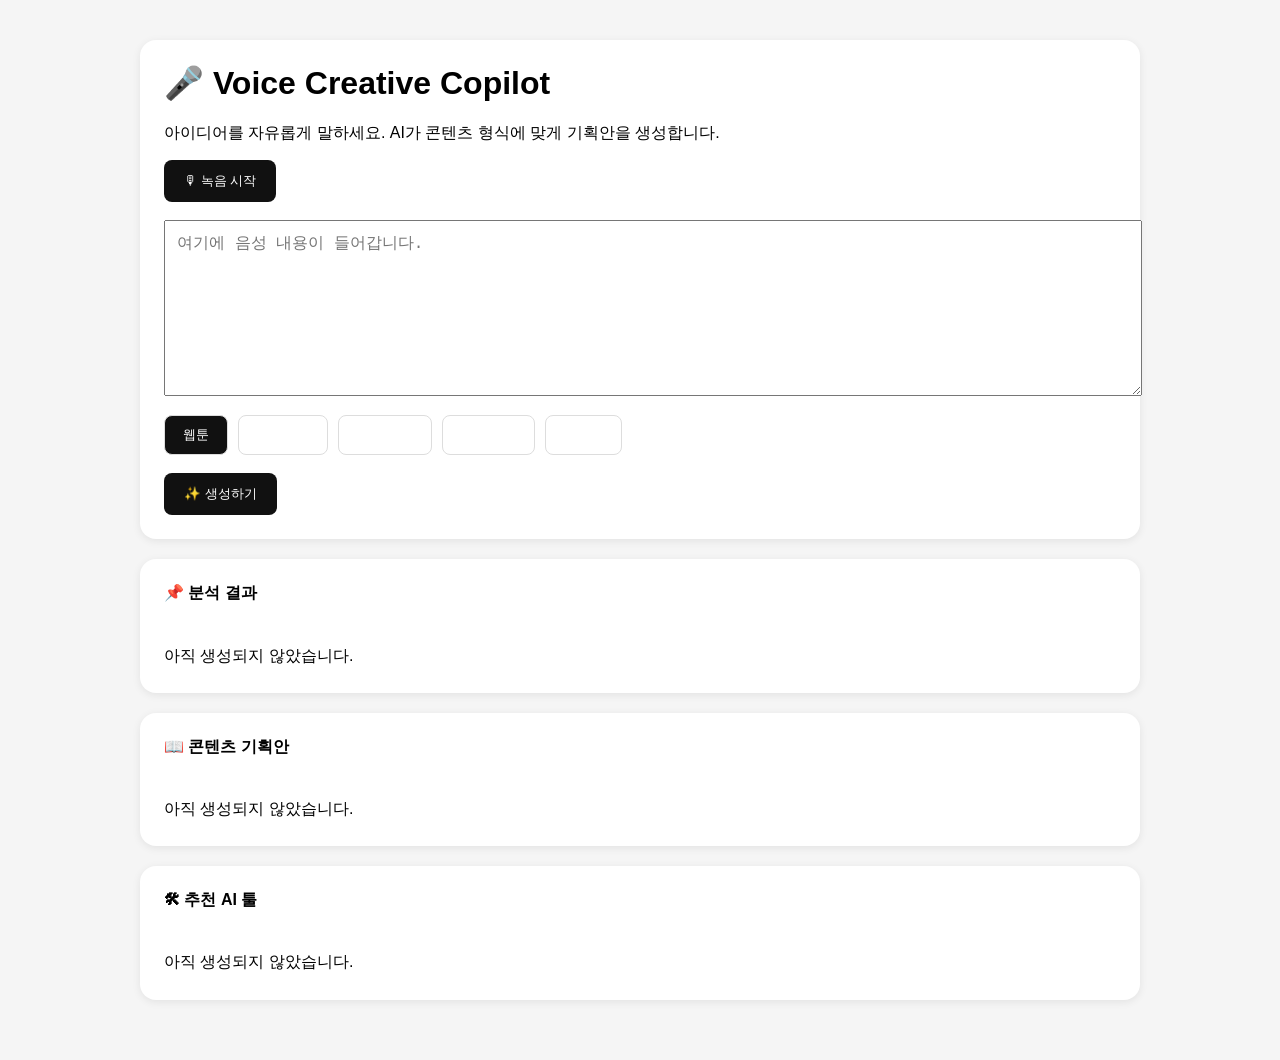
<file: copilotv2.html>
<!DOCTYPE html>
<html lang="ko">
<head>
<meta charset="UTF-8">
<meta name="viewport" content="width=device-width, initial-scale=1.0">
<title>Voice Creative Copilot</title>

<style>
body{
    font-family:sans-serif;
    background:#f5f5f5;
    margin:0;
    padding:40px;
}

.container{
    max-width:1000px;
    margin:auto;
}

.card{
    background:white;
    border-radius:16px;
    padding:24px;
    margin-bottom:20px;
    box-shadow:0 2px 8px rgba(0,0,0,.08);
}

h1{
    margin-top:0;
}

textarea{
    width:100%;
    min-height:150px;
    padding:12px;
    font-size:16px;
}

.buttons{
    display:flex;
    flex-wrap:wrap;
    gap:10px;
    margin-top:15px;
}

.type-btn{
    padding:10px 18px;
    border:1px solid #ddd;
    background:white;
    cursor:pointer;
    border-radius:8px;
}

.type-btn.active{
    background:#111;
    color:white;
}

button{
    padding:12px 20px;
    border:none;
    background:#111;
    color:white;
    border-radius:8px;
    cursor:pointer;
}

.section-title{
    font-weight:bold;
    margin-bottom:10px;
}

.output-box{
    white-space:pre-wrap;
    line-height:1.7;
}
</style>
</head>
<body>

<div class="container">

<div class="card">

<h1>🎤 Voice Creative Copilot</h1>

<p>
아이디어를 자유롭게 말하세요.
AI가 콘텐츠 형식에 맞게 기획안을 생성합니다.
</p>

<button id="recordBtn">
🎙 녹음 시작
</button>

<br><br>

<textarea id="ideaInput"
placeholder="여기에 음성 내용이 들어갑니다."></textarea>

<div class="buttons">

<button class="type-btn active"
data-type="웹툰">
웹툰
</button>

<button class="type-btn"
data-type="카드뉴스">
카드뉴스
</button>

<button class="type-btn"
data-type="숏폼영상">
숏폼 영상
</button>

<button class="type-btn"
data-type="롱폼영상">
롱폼 영상
</button>

<button class="type-btn"
data-type="이미지">
이미지
</button>

</div>

<br>

<button id="generateBtn">
✨ 생성하기
</button>

</div>

<div class="card">

<div class="section-title">
📌 분석 결과
</div>

<div id="analysis"
class="output-box">
아직 생성되지 않았습니다.
</div>

</div>

<div class="card">

<div class="section-title">
📖 콘텐츠 기획안
</div>

<div id="storyboard"
class="output-box">
아직 생성되지 않았습니다.
</div>

</div>

<div class="card">

<div class="section-title">
🛠 추천 AI 툴
</div>

<div id="tools"
class="output-box">
아직 생성되지 않았습니다.
</div>

</div>

</div>

<script>

const OPENROUTER_API_KEY = "sk-or-v1.....";

document.getElementById("generateBtn")
.addEventListener("click", async ()=>{

const idea =
document.getElementById("ideaInput").value;

if(!idea){
alert("아이디어 입력");
return;
}

document.getElementById("analysis").innerText =
"AI 분석 중...";

try{

const response = await fetch(
"https://openrouter.ai/api/v1/chat/completions",
{
method:"POST",
headers:{
"Authorization": `Bearer ${OPENROUTER_API_KEY}`,
"Content-Type":"application/json"
},
body: JSON.stringify({
  model: "deepseek/deepseek-chat-v3-0324",
  messages: [
    {
      role: "user",
      content: `
다음 아이디어를 분석해서 아래 형식으로 답해줘:

[분석]
- 핵심 아이디어 요약
- 타겟 분석
- 콘텐츠 방향

[콘텐츠 기획안]
- 구조
- 장면/컷 구성
- 흐름

[추천 AI 툴]
- 어떤 툴을 왜 쓰는지

아이디어:
${idea}
`
    }
  ]
})
);

const data = await response.json();

const result = data.choices?.[0]?.message?.content || "";
const analysis = result.split("[콘텐츠 기획안]")[0];
const storyboard = result
  .split("[콘텐츠 기획안]")[1]
  ?.split("[추천 AI 툴]")[0];
const tools = result.split("[추천 AI 툴]")[1];
document.getElementById("analysis").innerText = analysis?.trim();
document.getElementById("storyboard").innerText = storyboard?.trim();
document.getElementById("tools").innerText = tools?.trim();


}
catch(err){

document.getElementById("analysis").innerText =
err.message;

}

});

const recordBtn = document.getElementById("recordBtn");
const ideaInput = document.getElementById("ideaInput");

const SpeechRecognition =
  window.SpeechRecognition || window.webkitSpeechRecognition;

if (SpeechRecognition) {

  const recognition = new SpeechRecognition();
  recognition.lang = "ko-KR";
  recognition.interimResults = false;

  recordBtn.addEventListener("click", () => {
    recognition.start();
    recordBtn.innerText = "🎙 듣는 중...";
  });

  recognition.addEventListener("result", (event) => {
    const text = event.results[0][0].transcript;
    ideaInput.value += text;
  });

  recognition.addEventListener("end", () => {
    recordBtn.innerText = "🎙 녹음 시작";
  });

} else {
  recordBtn.innerText = "녹음 지원 안됨";
}

</script>
</body>
</html>
</file>
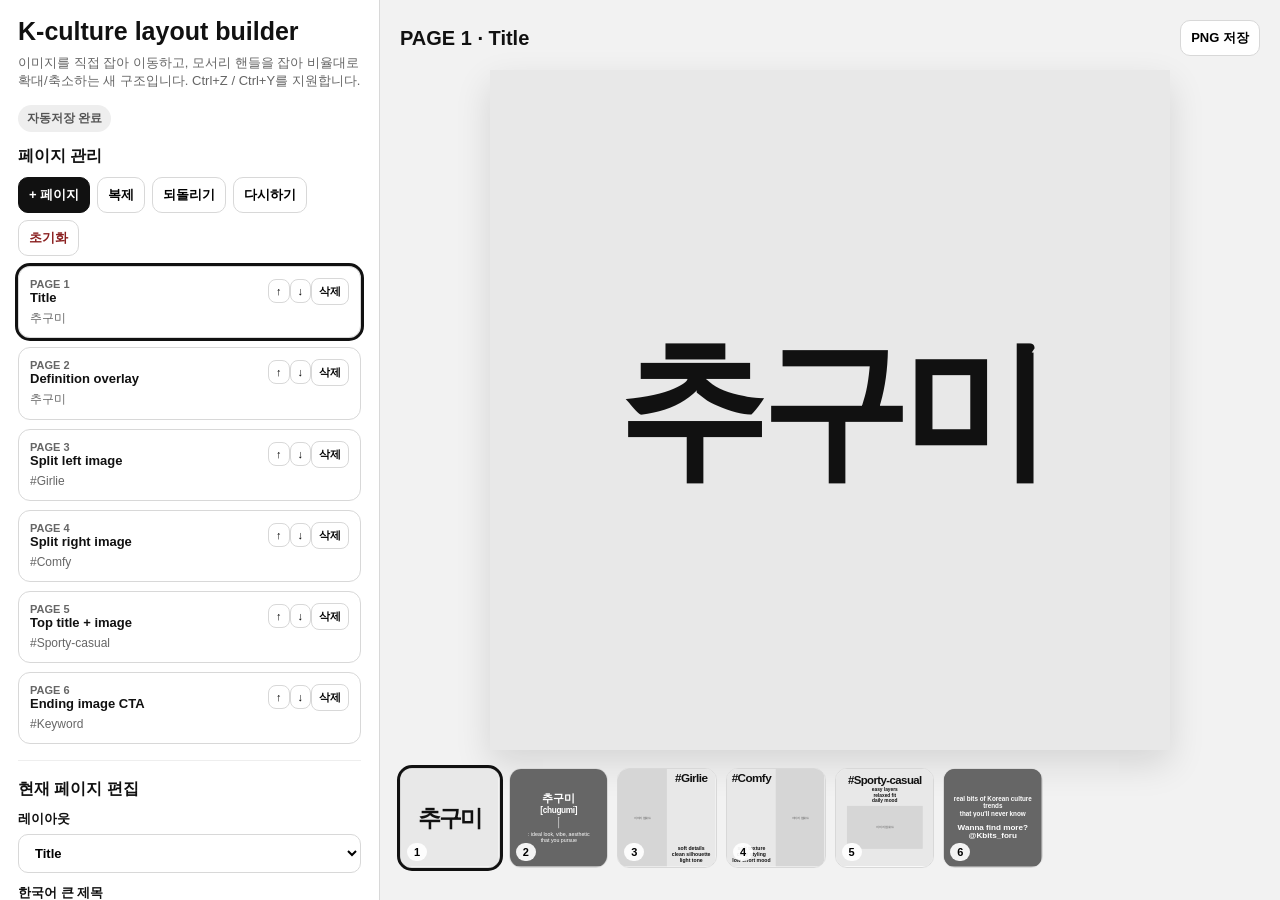
<file: kculture_layout_builder_original_fixed_v6.html>
<!DOCTYPE html>
<html lang="ko">
<head>
  <meta charset="UTF-8" />
  <meta name="viewport" content="width=device-width, initial-scale=1.0" />
  <title>K-culture Layout Builder Final</title>
  <style>
    :root{
      --bg:#f2f2f2;--panel:#fff;--line:#d8d8d8;--text:#111;--muted:#666;--shadow:0 14px 34px rgba(0,0,0,.12);
      --dark:#666;--light:#e8e8e8;--accent:#111;
    }
    *{box-sizing:border-box}
    body{margin:0;font-family:Arial,Helvetica,sans-serif;background:var(--bg);color:var(--text)}
    button,input,textarea,select{font:inherit}
    button{border:1px solid var(--line);background:#fff;border-radius:10px;padding:8px 10px;font-size:13px;font-weight:700;cursor:pointer}
    button.primary{background:#111;color:#fff;border-color:#111}
    button.danger{color:#8a1f1f}
    .app{display:grid;grid-template-columns:380px 1fr;min-height:100vh}
    .sidebar{background:var(--panel);border-right:1px solid var(--line);padding:18px;max-height:100vh;overflow:auto}
    .main{padding:20px;max-height:100vh;overflow:auto}
    h1{font-size:25px;margin:0 0 8px;line-height:1.1}.intro{font-size:13px;color:var(--muted);line-height:1.45;margin:0 0 14px}
    .status{display:inline-block;background:#eee;border-radius:999px;padding:5px 9px;font-size:12px;font-weight:700;color:#555;margin-bottom:14px}
    .section{border-bottom:1px solid #eee;padding-bottom:16px;margin-bottom:18px}.section h2{font-size:16px;margin:0 0 10px}
    .toolbar{display:flex;gap:7px;flex-wrap:wrap;margin-bottom:10px}.hint{font-size:12px;color:var(--muted);line-height:1.45;margin:6px 0 0}
    label{display:block;font-size:13px;font-weight:700;margin:0 0 11px}input[type=text],textarea,select{width:100%;margin-top:6px;border:1px solid var(--line);border-radius:10px;padding:10px 12px;background:#fff}textarea{min-height:74px;resize:vertical;line-height:1.35}input[type=range]{width:100%;margin-top:6px}
    .page-list{display:grid;gap:9px}.page-card{border:1px solid var(--line);border-radius:12px;padding:11px;background:#fff;cursor:pointer}.page-card.active{outline:3px solid #111}.page-top{display:flex;justify-content:space-between;gap:8px}.page-num{font-size:11px;color:var(--muted);font-weight:700}.page-layout{font-size:13px;font-weight:800}.page-title{font-size:12px;color:var(--muted);margin-top:5px;line-height:1.35}.mini{font-size:11px;padding:5px 7px;border-radius:8px}
    .preview-head{display:flex;align-items:center;justify-content:space-between;gap:12px;flex-wrap:wrap;margin-bottom:14px}.preview-head h2{margin:0;font-size:20px}.preview-tools{display:flex;gap:8px;flex-wrap:wrap}
    .canvas{width:min(62vw,680px);aspect-ratio:1/1;margin:0 auto;background:#ddd;box-shadow:var(--shadow);position:relative;overflow:hidden}.slide{position:absolute;inset:0;overflow:hidden}.slide.light{background:var(--light);color:#111}.slide.dark{background:var(--dark);color:#fff}
    .layout{position:absolute;inset:0}.hero{position:absolute;inset:0;display:flex;align-items:center;justify-content:center;text-align:center;padding:0}.hero-title{font-weight:900;letter-spacing:-.055em;line-height:.9;word-break:keep-all}.definition-overlay{position:absolute;inset:0;background:rgba(60,60,60,.46);pointer-events:none}.definition-content{position:absolute;inset:0;display:flex;align-items:center;justify-content:center;text-align:center;padding:8%;pointer-events:none}.definition-inner{max-width:78%}.def-ko{font-weight:900;line-height:1.02;letter-spacing:-.04em}.def-en{font-weight:800;line-height:1;margin-top:10px;letter-spacing:-.04em}.bar{width:4px;height:76px;background:rgba(255,255,255,.92);border-radius:99px;margin:20px auto}.def-desc{font-weight:500;line-height:1.12;white-space:pre-line}.split{display:grid;grid-template-columns:1fr 1fr;width:100%;height:100%}.split-text{padding:7%;display:flex;flex-direction:column;justify-content:space-between;overflow:hidden;background:var(--light);color:#111}.hash-title{font-weight:900;line-height:.95;letter-spacing:-.05em;word-break:break-word}.details{line-height:1.18;white-space:pre-line}.top-layout{display:grid;grid-template-rows:auto 1fr;gap:3%;padding:6%;height:100%;background:var(--light);color:#111}.top-text{text-align:center;overflow:hidden}.top-title{font-weight:900;line-height:.95;letter-spacing:-.05em}.top-desc{line-height:1.14;white-space:pre-line;margin-top:8px}.top-stage{position:relative;width:88%;height:78%;margin:0 auto;overflow:hidden;background:#d6d6d6}.ending{position:absolute;inset:0;display:flex;flex-direction:column;align-items:center;justify-content:center;gap:7%;padding:8%;background:var(--dark);color:#fff;text-align:center}.ending-text{display:flex;align-items:center;justify-content:center;overflow:hidden;width:100%}.ending-copy{line-height:1.14;white-space:pre-line}.ending-stage{display:none}
    .image-stage{position:relative;width:100%;height:100%;overflow:hidden;background:#d6d6d6}.image-layer{position:absolute;left:50%;top:50%;transform-origin:center center;cursor:grab;user-select:none;touch-action:none;will-change:transform,width,height}.image-layer:active{cursor:grabbing}.image-layer img{display:block;width:100%;height:100%;object-fit:cover;pointer-events:none;user-select:none;-webkit-user-drag:none}.image-layer.selected{outline:3px solid #111;outline-offset:0}.resize-handle{position:absolute;width:18px;height:18px;right:-10px;bottom:-10px;border:2px solid #fff;background:#111;border-radius:50%;box-shadow:0 1px 5px rgba(0,0,0,.35);cursor:nwse-resize;touch-action:none;display:none}.image-layer.selected .resize-handle{display:block}.placeholder{position:absolute;inset:0;display:flex;align-items:center;justify-content:center;color:#777;font-size:18px;background:#d6d6d6;pointer-events:none}.thumbs{display:grid;grid-template-columns:repeat(auto-fill,minmax(92px,1fr));gap:9px;margin-top:18px}.thumb{aspect-ratio:1/1;position:relative;border:1px solid var(--line);border-radius:12px;background:#fff;overflow:hidden;padding:0}.thumb.active{outline:3px solid #111}.thumb-label{position:absolute;left:6px;bottom:6px;background:rgba(255,255,255,.92);border-radius:99px;padding:3px 7px;font-size:11px;font-weight:800}
    .row{display:grid;grid-template-columns:1fr 1fr;gap:8px}.range-head{display:flex;justify-content:space-between;font-size:12px;font-weight:700;color:var(--muted);margin-bottom:4px}.checkrow{display:flex;gap:8px;align-items:center;font-size:13px;font-weight:700;margin-bottom:10px}.checkrow input{margin:0}
    @media(max-width:980px){.app{grid-template-columns:1fr}.sidebar{max-height:none;border-right:0;border-bottom:1px solid var(--line)}.main{max-height:none}.canvas{width:min(92vw,620px)}}
  </style>
</head>
<body>
<div class="app">
  <aside class="sidebar">
    <h1>K-culture layout builder</h1>
    <p class="intro">이미지를 직접 잡아 이동하고, 모서리 핸들을 잡아 비율대로 확대/축소하는 새 구조입니다. Ctrl+Z / Ctrl+Y를 지원합니다.</p>
    <div class="status" id="status">준비됨</div>
    <div class="section"><h2>페이지 관리</h2><div class="toolbar"><button class="primary" id="addPage">+ 페이지</button><button id="duplicatePage">복제</button><button id="undoBtn">되돌리기</button><button id="redoBtn">다시하기</button><button class="danger" id="resetAll">초기화</button></div><div class="page-list" id="pageList"></div></div>
    <div class="section"><h2>현재 페이지 편집</h2><div id="editor"></div></div>
  </aside>
  <main class="main">
    <div class="preview-head"><h2 id="previewTitle">미리보기</h2><div class="preview-tools"><button id="downloadPng">PNG 저장</button></div></div>
    <div class="canvas" id="canvas"></div>
    <div class="thumbs" id="thumbs"></div>
  </main>
</div>
<script>
const STORAGE_KEY='kculture_builder_final_object_v1';
const layouts=[
  ['korean-hero','Title'],['definition-overlay','Definition overlay'],['split-left','Split left image'],['split-right','Split right image'],['top-title-image','Top title + image'],['ending','Ending image CTA']
];
const $=id=>document.getElementById(id);
let state=loadState();
let undoStack=[];let redoStack=[];let saveTimer=null;let drag=null;
function uid(){return 'id_'+Math.random().toString(36).slice(2)+Date.now().toString(36)}
function imageObj(scale=1.15){return {id:uid(),src:'',x:0,y:0,w:360,h:360,scale,selected:false}}
function page(layout){
  const base={id:uid(),layout,theme:'light',title:'#Keyword',details:'soft details\nclean silhouette',titleSize:84,bodySize:34,nowrapTitle:false,nowrapBody:false};
  if(layout==='korean-hero')return {...base,koreanTitle:'추구미',titleSize:150,theme:'light'};
  if(layout==='definition-overlay')return {...base,theme:'dark',koreanTitle:'추구미',englishTitle:'[chugumi]',description:': ideal look, vibe, aesthetic\nthat you pursue',image:imageObj(1.35),titleSize:76,bodySize:35};
  if(layout==='split-left')return {...base,title:'#Girlie',details:'soft details\nclean silhouette\nlight tone',image:imageObj(1.25),titleSize:78,bodySize:34};
  if(layout==='split-right')return {...base,title:'#Comfy',details:'soft texture\ncozy styling\nlow effort mood',image:imageObj(1.25),titleSize:78,bodySize:34};
  if(layout==='top-title-image')return {...base,title:'#Sporty-casual',details:'easy layers\nrelaxed fit\ndaily mood',image:imageObj(1.55),titleSize:76,bodySize:32};
  if(layout==='ending')return {...base,theme:'dark',copy:'real bits of Korean culture trends\nthat you\'ll never know',handle:'Wanna find more?\n@Kbits_foru',titleSize:42,bodySize:54,nowrapTitle:false,nowrapBody:false};
}
function defaultState(){return {current:0,pages:[page('korean-hero'),page('definition-overlay'),page('split-left'),page('split-right'),page('top-title-image'),page('ending')]}}
function normalize(s){
  if(!s||!Array.isArray(s.pages)||!s.pages.length)return defaultState();
  s.pages=s.pages.map(p=>{if(!p.id)p.id=uid(); if(['definition-overlay','split-left','split-right','top-title-image'].includes(p.layout)&&!p.image)p.image=imageObj(); if(p.layout==='ending')delete p.image; if(p.image&&!p.image.id)p.image.id=uid(); if(p.image&&p.image.h==null)p.image.h=p.image.w||360; if(p.titleSize==null)p.titleSize=76; if(p.bodySize==null)p.bodySize=34; return p});
  if(typeof s.current!=='number'||s.current<0)s.current=0;if(s.current>=s.pages.length)s.current=s.pages.length-1;return s;
}
function loadState(){try{return normalize(JSON.parse(localStorage.getItem(STORAGE_KEY)))}catch(e){return defaultState()}}
function snapshot(){return JSON.stringify(state)}
function restore(raw){state=normalize(JSON.parse(raw));renderAll();saveNow()}
function pushUndo(){undoStack.push(snapshot()); if(undoStack.length>80)undoStack.shift(); redoStack=[]; updateStatus()}
function undo(){if(!undoStack.length)return; redoStack.push(snapshot()); restore(undoStack.pop())}
function redo(){if(!redoStack.length)return; undoStack.push(snapshot()); restore(redoStack.pop())}
function saveNow(){localStorage.setItem(STORAGE_KEY,JSON.stringify(state));$('status').textContent='자동저장 완료'}
function queueSave(){clearTimeout(saveTimer);$('status').textContent='저장 중...';saveTimer=setTimeout(saveNow,160)}
function updateStatus(){ $('status').textContent=`준비됨 · 되돌리기 ${undoStack.length}개`; }
function esc(v=''){return String(v).replaceAll('&','&amp;').replaceAll('<','&lt;').replaceAll('>','&gt;').replaceAll('"','&quot;').replaceAll("'",'&#039;')}
function br(v=''){return esc(v).replace(/\n/g,'<br>')}
function label(l){return layouts.find(x=>x[0]===l)?.[1]||l}
function cur(){return state.pages[state.current]}
function imgStyle(img){return `width:${img.w}px;height:${img.h||img.w}px;transform:translate(calc(-50% + ${img.x}px),calc(-50% + ${img.y}px));`}
function renderImageStage(p, cls=''){
  const img=p.image;
  return `<div class="image-stage ${cls}" data-stage="1">${img&&img.src?`<div class="image-layer ${img.selected?'selected':''}" data-imgid="${img.id}" style="${imgStyle(img)}"><img src="${img.src}" alt="uploaded"><span class="resize-handle" data-handle="1"></span></div>`:`<div class="placeholder">이미지 업로드</div>`}</div>`;
}
function renderSlide(p){
  if(p.layout==='korean-hero')return `<div class="slide ${p.theme||'light'}"><div class="hero"><div class="hero-title" style="font-size:${p.titleSize}px;white-space:${p.nowrapTitle?'nowrap':'normal'}">${br(p.koreanTitle||'')}</div></div></div>`;
  if(p.layout==='definition-overlay')return `<div class="slide dark"><div class="definition-content"><div class="definition-inner"><div class="def-ko" style="font-size:${p.titleSize}px;white-space:${p.nowrapTitle?'nowrap':'normal'}">${br(p.koreanTitle||'')}</div><div class="def-en" style="font-size:${Math.round(p.titleSize*.72)}px;white-space:${p.nowrapTitle?'nowrap':'normal'}">${br(p.englishTitle||'')}</div><div class="bar"></div><div class="def-desc" style="font-size:${p.bodySize}px;white-space:${p.nowrapBody?'nowrap':'pre-line'}">${br(p.description||'')}</div></div></div></div>`;
  if(p.layout==='split-left'||p.layout==='split-right'){
    const img=renderImageStage(p); const txt=`<div class="split-text"><div class="hash-title" style="font-size:${p.titleSize}px;white-space:${p.nowrapTitle?'nowrap':'normal'}">${br(p.title||'')}</div><div class="details" style="font-size:${p.bodySize}px;white-space:${p.nowrapBody?'nowrap':'pre-line'}">${br(p.details||'')}</div></div>`;
    return `<div class="slide light"><div class="split">${p.layout==='split-left'?img+txt:txt+img}</div></div>`;
  }
  if(p.layout==='top-title-image')return `<div class="slide light"><div class="top-layout"><div class="top-text"><div class="top-title" style="font-size:${p.titleSize}px;white-space:${p.nowrapTitle?'nowrap':'normal'}">${br(p.title||'')}</div><div class="top-desc" style="font-size:${p.bodySize}px;white-space:${p.nowrapBody?'nowrap':'pre-line'}">${br(p.details||'')}</div></div><div class="top-stage">${renderImageStage(p)}</div></div></div>`;
  if(p.layout==='ending')return `<div class="slide dark"><div class="ending"><div class="ending-text"><div class="ending-copy" style="font-size:${p.titleSize}px;white-space:${p.nowrapTitle?'nowrap':'pre-line'}">${br(p.copy||'')}</div></div><div class="ending-text"><div style="font-size:${p.bodySize}px;line-height:1.05;white-space:${p.nowrapBody?'nowrap':'pre-line'}">${br(p.handle||'')}</div></div></div></div>`;
  return '';
}
function renderCanvas(){const p=cur();$('previewTitle').textContent=`PAGE ${state.current+1} · ${label(p.layout)}`;$('canvas').innerHTML=renderSlide(p);bindCanvas()}
function renderPages(){
  $('pageList').innerHTML=state.pages.map((p,i)=>`<div class="page-card ${i===state.current?'active':''}" data-i="${i}"><div class="page-top"><div><div class="page-num">PAGE ${i+1}</div><div class="page-layout">${esc(label(p.layout))}</div></div><div><button class="mini up" data-i="${i}">↑</button><button class="mini down" data-i="${i}">↓</button><button class="mini del" data-i="${i}">삭제</button></div></div><div class="page-title">${esc(p.koreanTitle||p.title||p.copy||'')}</div></div>`).join('');
  document.querySelectorAll('.page-card').forEach(c=>c.onclick=e=>{if(e.target.closest('button'))return;state.current=+c.dataset.i;renderAll()});
  document.querySelectorAll('.up').forEach(b=>b.onclick=e=>{e.stopPropagation();let i=+b.dataset.i;if(!i)return;pushUndo();[state.pages[i-1],state.pages[i]]=[state.pages[i],state.pages[i-1]];state.current=i-1;renderAll();queueSave()});
  document.querySelectorAll('.down').forEach(b=>b.onclick=e=>{e.stopPropagation();let i=+b.dataset.i;if(i>=state.pages.length-1)return;pushUndo();[state.pages[i+1],state.pages[i]]=[state.pages[i],state.pages[i+1]];state.current=i+1;renderAll();queueSave()});
  document.querySelectorAll('.del').forEach(b=>b.onclick=e=>{e.stopPropagation();if(state.pages.length===1)return;pushUndo();let i=+b.dataset.i;state.pages.splice(i,1);if(state.current>=state.pages.length)state.current=state.pages.length-1;renderAll();queueSave()});
}
function renderThumbs(){
  $('thumbs').innerHTML=state.pages.map((p,i)=>`<button class="thumb ${i===state.current?'active':''}" data-i="${i}"><div style="position:absolute;inset:0;transform:scale(.15);transform-origin:top left;width:666%;height:666%;pointer-events:none">${renderSlide({...p,image:p.image?{...p.image,selected:false}:p.image})}</div><span class="thumb-label">${i+1}</span></button>`).join('');
  document.querySelectorAll('.thumb').forEach(t=>t.onclick=()=>{state.current=+t.dataset.i;renderAll()});
}
function renderEditor(){
  const p=cur(); let h=`<label>레이아웃<select id="layoutSel">${layouts.map(([v,n])=>`<option value="${v}" ${p.layout===v?'selected':''}>${n}</option>`).join('')}</select></label>`;
  if(p.layout==='korean-hero')h+=text('koreanTitle','한국어 큰 제목',p.koreanTitle)+range('titleSize','제목 크기',p.titleSize,40,220)+check('nowrapTitle','한 줄 유지',p.nowrapTitle);
  if(p.layout==='definition-overlay')h+=text('koreanTitle','한국어 제목',p.koreanTitle)+text('englishTitle','영어/발음',p.englishTitle)+area('description','설명',p.description)+range('titleSize','제목 크기',p.titleSize,24,150)+range('bodySize','설명 크기',p.bodySize,14,90)+check('nowrapTitle','제목 한 줄 유지',p.nowrapTitle)+check('nowrapBody','설명 한 줄 유지',p.nowrapBody);
  if(['split-left','split-right','top-title-image'].includes(p.layout))h+=text('title','제목',p.title)+area('details','설명',p.details)+range('titleSize','제목 크기',p.titleSize,20,150)+range('bodySize','설명 크기',p.bodySize,14,80)+check('nowrapTitle','제목 한 줄 유지',p.nowrapTitle)+check('nowrapBody','설명 한 줄 유지',p.nowrapBody)+imageControls();
  if(p.layout==='ending')h+=area('copy','마무리 카피',p.copy)+area('handle','핸들/CTA',p.handle)+range('titleSize','카피 크기',p.titleSize,16,90)+range('bodySize','핸들 크기',p.bodySize,16,100)+check('nowrapTitle','카피 한 줄 유지',p.nowrapTitle)+check('nowrapBody','핸들 한 줄 유지',p.nowrapBody);
  $('editor').innerHTML=h;bindEditor();
}
function text(id,l,v){return `<label>${l}<input type="text" id="${id}" value="${esc(v||'')}"></label>`}function area(id,l,v){return `<label>${l}<textarea id="${id}">${esc(v||'')}</textarea></label>`}function range(id,l,v,min,max){return `<div class="range-head"><span>${l}</span><span id="${id}Val">${v}</span></div><input type="range" id="${id}" min="${min}" max="${max}" step="1" value="${v}">`}function check(id,l,v){return `<label class="checkrow"><input type="checkbox" id="${id}" ${v?'checked':''}>${l}</label>`}
function imageControls(){return `<label>이미지 업로드<input type="file" id="imageFile" accept="image/*"></label><div class="toolbar"><button id="fitImage" type="button">이미지 크게 맞춤</button><button id="centerImage" type="button">가운데</button><button id="removeImage" type="button">이미지 삭제</button></div><p class="hint">이미지를 클릭한 뒤 드래그하면 이동, 오른쪽 아래 검은 점을 잡으면 비율 확대/축소됩니다. Ctrl+Z로 되돌릴 수 있습니다.</p>`}
function bindEditor(){
  const p=cur(); $('layoutSel').onchange=e=>{pushUndo();const old=cur();const np=page(e.target.value);['koreanTitle','englishTitle','description','title','details','copy','handle','titleSize','bodySize','nowrapTitle','nowrapBody'].forEach(k=>{if(old[k]!=null&&np[k]!=null)np[k]=old[k]});if(old.image&&np.image)np.image={...old.image,id:old.image.id||uid()};state.pages[state.current]=np;renderAll();queueSave()};
  ['koreanTitle','englishTitle','description','title','details','copy','handle'].forEach(k=>{const el=$(k);if(el)el.oninput=()=>{p[k]=el.value;renderCanvas();renderPages();renderThumbs();queueSave()}; if(el)el.onchange=()=>pushUndo()});
  ['titleSize','bodySize'].forEach(k=>{const el=$(k);if(el)el.oninput=()=>{p[k]=+el.value;$(k+'Val').textContent=el.value;renderCanvas();renderThumbs();queueSave()}; if(el)el.onchange=()=>pushUndo()});
  ['nowrapTitle','nowrapBody'].forEach(k=>{const el=$(k);if(el)el.onchange=()=>{pushUndo();p[k]=el.checked;renderCanvas();renderThumbs();queueSave()}});
  const file=$('imageFile'); if(file&&p.image)file.onchange=e=>{const f=e.target.files?.[0];if(!f)return;pushUndo();const r=new FileReader();r.onload=()=>{p.image.src=r.result;p.image.x=0;p.image.y=0;p.image.w=360;p.image.h=360;p.image.scale=p.layout==='ending'||p.layout==='top-title-image'?1.55:1.25;p.image.selected=true;renderAll();queueSave()};r.readAsDataURL(f)};
  const fit=$('fitImage');if(fit&&p.image)fit.onclick=()=>{pushUndo();p.image.w=420;p.image.h=420;p.image.scale=p.layout==='ending'||p.layout==='top-title-image'?1.75:1.35;p.image.x=0;p.image.y=0;p.image.selected=true;renderAll();queueSave()};
  const cen=$('centerImage');if(cen&&p.image)cen.onclick=()=>{pushUndo();p.image.x=0;p.image.y=0;p.image.selected=true;renderAll();queueSave()};
  const rem=$('removeImage');if(rem&&p.image)rem.onclick=()=>{pushUndo();p.image.src='';p.image.selected=false;renderAll();queueSave()};
}
function bindCanvas(){
  const p=cur(); if(!p.image)return; const layer=document.querySelector('.image-layer'); if(!layer)return;
  let raf=null;
  const schedule=()=>{ if(raf) return; raf=requestAnimationFrame(()=>{raf=null;applyImageDom(p.image)}) };
  layer.onpointerdown=e=>{
    e.preventDefault();
    if(e.target.dataset.handle)return;
    pushUndo();
    p.image.selected=true;
    layer.classList.add('selected');
    drag={type:'move',id:p.image.id,pid:e.pointerId,sx:e.clientX,sy:e.clientY,x:p.image.x,y:p.image.y};
    layer.setPointerCapture(e.pointerId);
  };
  const handle=layer.querySelector('.resize-handle');
  if(handle)handle.onpointerdown=e=>{
    e.preventDefault();e.stopPropagation();
    pushUndo();
    p.image.selected=true;
    layer.classList.add('selected');
    drag={type:'resize',id:p.image.id,pid:e.pointerId,sx:e.clientX,sy:e.clientY,w:p.image.w,h:p.image.h||p.image.w};
    layer.setPointerCapture(e.pointerId);
  };
  layer.onpointermove=e=>{
    if(!drag||drag.pid!==e.pointerId)return;
    const dx=e.clientX-drag.sx,dy=e.clientY-drag.sy;
    if(drag.type==='move'){
      p.image.x=Math.round(drag.x+dx);
      p.image.y=Math.round(drag.y+dy);
    }else{
      p.image.w=Math.max(80,Math.round(drag.w+dx));
      p.image.h=Math.max(80,Math.round(drag.h+dy));
    }
    schedule();
  };
  const end=e=>{if(!drag||e.pointerId!==drag.pid)return;drag=null;queueSave();renderThumbs()};
  layer.onpointerup=end;layer.onpointercancel=end;
  layer.onwheel=e=>{
    e.preventDefault();pushUndo();p.image.selected=true;layer.classList.add('selected');
    const factor=e.deltaY<0?1.04:.96;
    p.image.w=Math.max(80,Math.round(p.image.w*factor));
    p.image.h=Math.max(80,Math.round((p.image.h||p.image.w)*factor));
    applyImageDom(p.image);queueSave();renderThumbs();
  };
  document.addEventListener('pointerdown',outsideOnce,{once:true,capture:true});
}
function outsideOnce(e){if(e.target.closest('.image-layer')||e.target.closest('.sidebar'))return;const p=cur();if(p.image&&p.image.selected){p.image.selected=false;renderCanvas();renderThumbs();queueSave()}}
function applyImageDom(img){const el=document.querySelector(`[data-imgid="${img.id}"]`);if(el)el.setAttribute('style',imgStyle(img))}
function renderAll(){renderPages();renderEditor();renderCanvas();renderThumbs();updateStatus()}
$('addPage').onclick=()=>{pushUndo();state.pages.push(page('split-right'));state.current=state.pages.length-1;renderAll();queueSave()};
$('duplicatePage').onclick=()=>{pushUndo();const c=JSON.parse(JSON.stringify(cur()));c.id=uid();if(c.image)c.image.id=uid();state.pages.splice(state.current+1,0,c);state.current++;renderAll();queueSave()};
$('undoBtn').onclick=undo;$('redoBtn').onclick=redo;
$('resetAll').onclick=()=>{if(!confirm('전체 초기화할까요?'))return;pushUndo();state=defaultState();renderAll();saveNow()};
$('downloadPng').onclick=()=>alert('PNG 저장은 다음 단계에서 안정화하겠습니다. 지금 버전은 이미지/텍스트 직접 편집 안정화가 우선입니다.');
document.addEventListener('keydown',e=>{if((e.ctrlKey||e.metaKey)&&e.key.toLowerCase()==='z'){e.preventDefault();undo()} if((e.ctrlKey||e.metaKey)&&e.key.toLowerCase()==='y'){e.preventDefault();redo()}});
renderAll();saveNow();
</script>
</body>
</html>
</file>
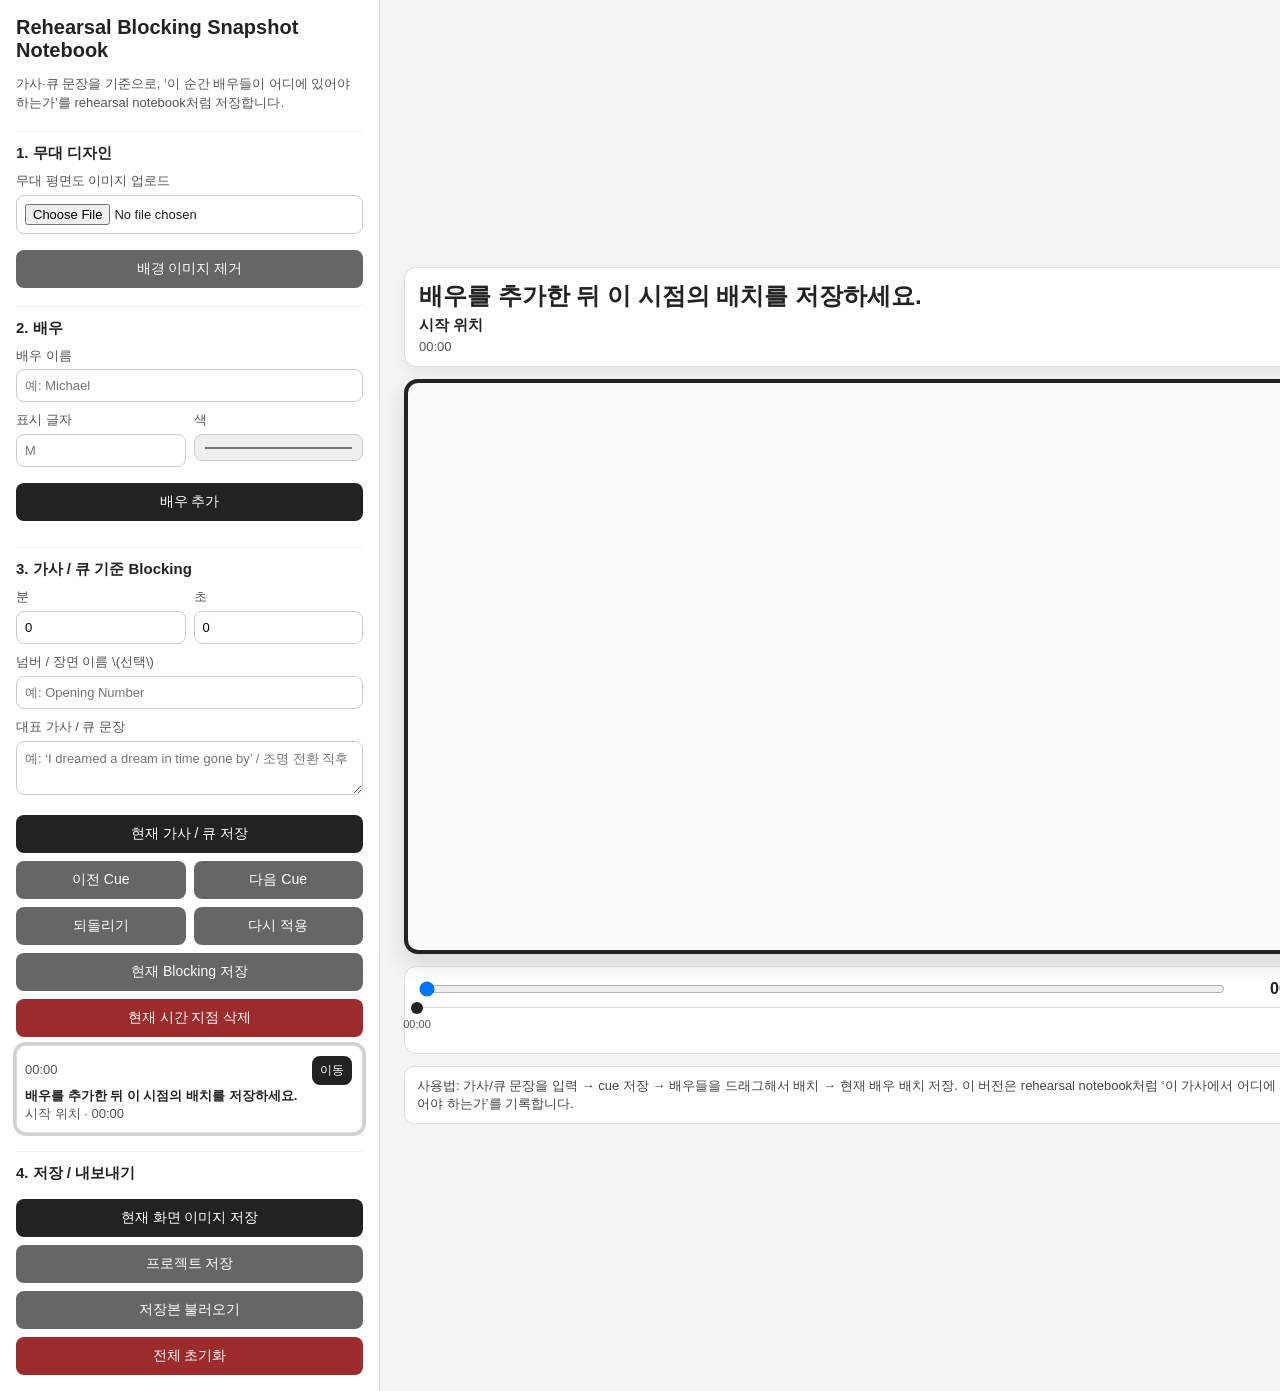
<file: stage_motion_visualizer_html (1).html>
<!DOCTYPE html>
<html lang="ko">
<head>
  <meta charset="UTF-8" />
  <meta name="viewport" content="width=device-width, initial-scale=1.0" />
  <title>Rehearsal Blocking Snapshot Notebook</title>
  <style>
    * { box-sizing: border-box; }

    body {
      margin: 0;
      font-family: Arial, sans-serif;
      background: #f4f4f4;
      color: #222;
    }

    .app {
      display: grid;
      grid-template-columns: 380px 1fr;
      min-height: 100vh;
    }

    .panel {
      background: white;
      padding: 16px;
      border-right: 1px solid #ddd;
      overflow-y: auto;
    }

    h1 { font-size: 20px; margin: 0 0 8px; }
    h2 {
      font-size: 15px;
      margin: 18px 0 8px;
      padding-top: 12px;
      border-top: 1px solid #eee;
    }

    p, label, .hint {
      font-size: 13px;
      line-height: 1.45;
      color: #555;
    }

    input, button, textarea { font-family: inherit; }

    input[type="text"],
    input[type="number"],
    input[type="color"],
    input[type="file"],
    textarea {
      width: 100%;
      padding: 8px;
      border: 1px solid #ccc;
      border-radius: 8px;
      margin: 4px 0 8px;
      font-size: 13px;
    }

    textarea { resize: vertical; min-height: 54px; }

    button {
      width: 100%;
      margin-top: 8px;
      padding: 10px 12px;
      border: 0;
      border-radius: 8px;
      background: #222;
      color: white;
      font-size: 14px;
      cursor: pointer;
    }

    button.secondary { background: #666; }
    button.danger { background: #9d2b2b; }
    button.small {
      width: auto;
      padding: 6px 8px;
      font-size: 12px;
      margin: 2px;
    }

    .row {
      display: grid;
      grid-template-columns: 1fr 1fr;
      gap: 8px;
    }

    .actor-list,
    .cue-list {
      display: flex;
      flex-direction: column;
      gap: 6px;
      margin-top: 8px;
    }

    .actor-card,
    .cue-card {
      border: 1px solid #ddd;
      border-radius: 10px;
      padding: 8px;
      background: #fafafa;
      font-size: 13px;
    }

    .cue-card.active {
      outline: 3px solid rgba(0,0,0,0.18);
      background: #fff;
    }

    .actor-head,
    .cue-head {
      display: flex;
      align-items: center;
      justify-content: space-between;
      gap: 6px;
    }

    .badge {
      display: inline-flex;
      width: 24px;
      height: 24px;
      border-radius: 50%;
      color: white;
      align-items: center;
      justify-content: center;
      font-weight: bold;
      margin-right: 6px;
      border: 2px solid white;
      box-shadow: 0 1px 4px rgba(0,0,0,0.25);
    }

    .stage-wrap {
      display: flex;
      flex-direction: column;
      align-items: center;
      justify-content: center;
      padding: 24px;
      gap: 12px;
    }

    .current-note {
      width: min(920px, 90vw);
      background: white;
      border: 1px solid #ddd;
      border-radius: 12px;
      padding: 12px 14px;
      box-shadow: 0 4px 12px rgba(0,0,0,0.06);
    }

    .current-time {
      font-size: 24px;
      font-weight: bold;
      font-variant-numeric: tabular-nums;
    }

    .current-title {
      margin-top: 4px;
      font-size: 15px;
      font-weight: bold;
    }

    .current-lyric {
      margin-top: 4px;
      font-size: 13px;
      color: #555;
    }

    .stage {
      position: relative;
      width: min(920px, 90vw);
      aspect-ratio: 16 / 10;
      background: #fafafa;
      border: 4px solid #222;
      border-radius: 14px;
      overflow: hidden;
      box-shadow: 0 10px 24px rgba(0,0,0,0.12);
      background-size: contain;
      background-repeat: no-repeat;
      background-position: center;
      touch-action: none;
    }

    .actor {
      position: absolute;
      width: 42px;
      height: 42px;
      border-radius: 50%;
      color: white;
      display: flex;
      align-items: center;
      justify-content: center;
      font-weight: bold;
      border: 3px solid white;
      box-shadow: 0 4px 12px rgba(0,0,0,0.25);
      transform: translate(-50%, -50%);
      z-index: 10;
      user-select: none;
      cursor: grab;
    }

    .actor:active { cursor: grabbing; }

    .timebar {
      width: min(920px, 90vw);
      background: white;
      border: 1px solid #ddd;
      border-radius: 12px;
      padding: 12px;
    }

    .slider-row {
      display: flex;
      align-items: center;
      gap: 10px;
    }

    input[type="range"] { flex: 1; }

    .time-display {
      width: 74px;
      text-align: right;
      font-variant-numeric: tabular-nums;
      font-weight: bold;
    }

    .timeline-marks {
      position: relative;
      height: 34px;
      margin-top: 8px;
      border-top: 1px solid #ddd;
    }

    .marker {
      position: absolute;
      top: -6px;
      transform: translateX(-50%);
      width: 12px;
      height: 12px;
      border-radius: 50%;
      background: #222;
      cursor: pointer;
    }

    .marker-label {
      position: absolute;
      top: 10px;
      transform: translateX(-50%);
      font-size: 11px;
      white-space: nowrap;
      color: #555;
    }

    .help-box {
      width: min(920px, 90vw);
      background: white;
      border: 1px solid #ddd;
      border-radius: 10px;
      padding: 10px 12px;
      font-size: 13px;
      color: #444;
    }
  </style>
</head>
<body>
  <div class="app">
    <aside class="panel">
      <h1>Rehearsal Blocking Snapshot Notebook</h1>
      <p>가사·큐 문장을 기준으로, ‘이 순간 배우들이 어디에 있어야 하는가’를 rehearsal notebook처럼 저장합니다.</p>

      <h2>1. 무대 디자인</h2>
      <label>무대 평면도 이미지 업로드</label>
      <input id="stageImageInput" type="file" accept="image/*" />
      <button class="secondary" id="clearStageBtn">배경 이미지 제거</button>

      <h2>2. 배우</h2>
      <label>배우 이름</label>
      <input id="actorName" type="text" placeholder="예: Michael" />
      <div class="row">
        <div>
          <label>표시 글자</label>
          <input id="actorInitial" type="text" maxlength="2" placeholder="M" />
        </div>
        <div>
          <label>색</label>
          <input id="actorColor" type="color" value="#2f5fd0" />
        </div>
      </div>
      <button id="addActorBtn">배우 추가</button>
      <div id="actorList" class="actor-list"></div>

      <h2>3. 가사 / 큐 기준 Blocking</h2>
      <div class="row">
        <div>
          <label>분</label>
          <input id="cueMin" type="number" min="0" value="0" />
        </div>
        <div>
          <label>초</label>
          <input id="cueSec" type="number" min="0" max="59" value="0" />
        </div>
      </div>
      <label>넘버 / 장면 이름 \(선택\)</label>
      <input id="cueTitle" type="text" placeholder="예: Opening Number" />
      <label>대표 가사 / 큐 문장</label>
      <textarea id="cueLyric" placeholder="예: ‘I dreamed a dream in time gone by’ / 조명 전환 직후"></textarea>
      <button id="addCueBtn">현재 가사 / 큐 저장</button>
      <div class="row">
        <button class="secondary" id="prevCueBtn">이전 Cue</button>
        <button class="secondary" id="nextCueBtn">다음 Cue</button>
      </div>
      <div class="row">
        <button class="secondary" id="undoBtn">되돌리기</button>
        <button class="secondary" id="redoBtn">다시 적용</button>
      </div>
      <button class="secondary" id="savePositionsBtn">현재 Blocking 저장</button>
      <button class="danger" id="deleteCueBtn">현재 시간 지점 삭제</button>
      <div id="cueList" class="cue-list"></div>

      <h2>4. 저장 / 내보내기</h2>
      <button id="exportImageBtn">현재 화면 이미지 저장</button>
      <button class="secondary" id="saveProjectBtn">프로젝트 저장</button>
      <button class="secondary" id="loadProjectBtn">저장본 불러오기</button>
      <button class="danger" id="resetProjectBtn">전체 초기화</button>
    </aside>

    <main class="stage-wrap">
      <div class="current-note">
        <div id="currentLyric" class="current-time">배우를 드래그해서 현재 시점의 배치를 저장하세요.</div>
        <div id="currentTitle" class="current-title">시작 위치</div>
        <div id="currentTime" class="current-lyric">00:00</div>
      </div>

      <div id="stage" class="stage"></div>

      <div class="timebar">
        <div class="slider-row">
          <input id="timeSlider" type="range" min="0" max="180" value="0" step="1" />
          <div id="timeDisplay" class="time-display">00:00</div>
        </div>
        <div id="timelineMarks" class="timeline-marks"></div>
      </div>

      <div class="help-box">
        사용법: 가사/큐 문장을 입력 → cue 저장 → 배우들을 드래그해서 배치 → 현재 배우 배치 저장. 이 버전은 rehearsal notebook처럼 ‘이 가사에서 어디에 서 있어야 하는가’를 기록합니다.
      </div>
    </main>
  </div>

  <script>
    let project = {
      duration: 180,
      stageImage: "",
      actors: [],
      cues: [
        {
          time: 0,
          title: "시작 위치",
          lyric: "배우를 추가한 뒤 이 시점의 배치를 저장하세요.",
          positions: {}
        }
      ]
    };

    let currentTime = 0;
    let draggingActorId = null;
    let historyStack = [];
    let redoStack = [];

    const stage = document.getElementById("stage");
    const actorList = document.getElementById("actorList");
    const cueList = document.getElementById("cueList");
    const timeSlider = document.getElementById("timeSlider");
    const timeDisplay = document.getElementById("timeDisplay");
    const currentTimeEl = document.getElementById("currentTime");
    const currentTitle = document.getElementById("currentTitle");
    const currentLyric = document.getElementById("currentLyric");
    const timelineMarks = document.getElementById("timelineMarks");
    const stageImageInput = document.getElementById("stageImageInput");

    document.getElementById("clearStageBtn").addEventListener("click", clearStageImage);
    document.getElementById("addActorBtn").addEventListener("click", addActor);
    document.getElementById("addCueBtn").addEventListener("click", addOrUpdateCue);
    document.getElementById("savePositionsBtn").addEventListener("click", saveCurrentPositions);
    document.getElementById("undoBtn").addEventListener("click", undoAction);
    document.getElementById("redoBtn").addEventListener("click", redoAction);
    document.getElementById("prevCueBtn").addEventListener("click", goToPreviousCue);
    document.getElementById("nextCueBtn").addEventListener("click", goToNextCue);
    document.getElementById("deleteCueBtn").addEventListener("click", deleteCurrentCue);
    document.getElementById("exportImageBtn").addEventListener("click", exportCurrentSnapshot);
    document.getElementById("saveProjectBtn").addEventListener("click", saveProject);
    document.getElementById("loadProjectBtn").addEventListener("click", loadProject);
    document.getElementById("resetProjectBtn").addEventListener("click", resetProject);

    timeSlider.addEventListener("input", () => goToTime(Number(timeSlider.value)));

    stageImageInput.addEventListener("change", function () {
      const file = this.files[0];
      if (!file) return;
      const reader = new FileReader();
      reader.onload = e => {
        project.stageImage = e.target.result;
        saveStateAndRender();
      };
      reader.readAsDataURL(file);
    });

    document.addEventListener("pointermove", dragActor);
    document.addEventListener("pointerup", stopDrag);

    saveStateAndRender();

    function formatTime(seconds) {
      const total = Math.max(0, Math.floor(seconds));
      const min = Math.floor(total / 60);
      const sec = total % 60;
      return `${String(min).padStart(2, "0")}:${String(sec).padStart(2, "0")}`;
    }

    function readCueTimeInput() {
      const min = Math.max(0, Number(document.getElementById("cueMin").value) || 0);
      const sec = Math.max(0, Math.min(59, Number(document.getElementById("cueSec").value) || 0));
      return min * 60 + sec;
    }

    function fillCueTimeInput(time) {
      document.getElementById("cueMin").value = Math.floor(time / 60);
      document.getElementById("cueSec").value = Math.floor(time % 60);
    }

    function render() {
      stage.querySelectorAll(".actor").forEach(el => el.remove());
      stage.style.backgroundImage = project.stageImage ? `url(${project.stageImage})` : "";

      ensureCuePositions();
      project.cues.sort((a, b) => a.time - b.time);
      syncTimelineDuration();
      timeSlider.max = project.duration;
      renderActorList();
      renderActors();
      renderCueList();
      renderTimelineMarks();
      updateStageToCurrentCue();
    }

    function ensureCuePositions() {
      project.cues.forEach(cue => {
        if (!cue.positions) cue.positions = {};
        project.actors.forEach((actor, index) => {
          if (!cue.positions[actor.id]) {
            cue.positions[actor.id] = { x: 20 + index * 12, y: 70 };
          }
        });
        Object.keys(cue.positions).forEach(actorId => {
          if (!project.actors.some(actor => actor.id === actorId)) delete cue.positions[actorId];
        });
      });
    }

    function syncTimelineDuration() {
      const lastCueTime = project.cues.length ? Math.max(...project.cues.map(cue => cue.time)) : 0;
      project.duration = Math.max(60, lastCueTime + 10);
    }

    function renderActorList() {
      actorList.innerHTML = "";
      project.actors.forEach(actor => {
        const card = document.createElement("div");
        card.className = "actor-card";

        const head = document.createElement("div");
        head.className = "actor-head";

        const name = document.createElement("div");
        const badge = document.createElement("span");
        badge.className = "badge";
        badge.style.background = actor.color;
        badge.textContent = actor.initial;
        name.appendChild(badge);
        name.appendChild(document.createTextNode(actor.name));

        const deleteButton = document.createElement("button");
        deleteButton.className = "small danger";
        deleteButton.type = "button";
        deleteButton.textContent = "삭제";
        deleteButton.addEventListener("click", () => removeActor(actor.id));

        head.appendChild(name);
        head.appendChild(deleteButton);
        card.appendChild(head);
        actorList.appendChild(card);
      });
    }

    function renderActors() {
      project.actors.forEach(actor => {
        const el = document.createElement("div");
        el.className = "actor";
        el.id = `actor-${actor.id}`;
        el.textContent = actor.initial;
        el.style.background = actor.color;
        el.title = actor.name;
        el.addEventListener("pointerdown", event => startDrag(event, actor.id));
        stage.appendChild(el);
      });
    }

    function renderCueList() {
      cueList.innerHTML = "";
      const active = getCurrentCue();
      project.cues.forEach(cue => {
        const card = document.createElement("div");
        card.className = "cue-card" + (active && active.time === cue.time ? " active" : "");

        const head = document.createElement("div");
        head.className = "cue-head";

        const time = document.createElement("div");
        time.className = "hint";
        time.textContent = formatTime(cue.time);

        const moveButton = document.createElement("button");
        moveButton.className = "small";
        moveButton.type = "button";
        moveButton.textContent = "이동";
        moveButton.addEventListener("click", () => goToCue(cue.time));

        head.appendChild(time);
        head.appendChild(moveButton);

        const title = document.createElement("div");
        title.style.fontWeight = "bold";
        title.textContent = cue.lyric || "(가사/큐 미입력)";

        const lyric = document.createElement("div");
        lyric.className = "hint";
        lyric.textContent = `${cue.title || "Untitled"} · ${formatTime(cue.time)}`;

        card.appendChild(head);
        card.appendChild(title);
        card.appendChild(lyric);
        cueList.appendChild(card);
      });
    }

    function renderTimelineMarks() {
      timelineMarks.innerHTML = "";
      project.cues.forEach(cue => {
        const percent = project.duration ? (cue.time / project.duration) * 100 : 0;
        const marker = document.createElement("div");
        marker.className = "marker";
        marker.style.left = `${percent}%`;
        marker.title = `${formatTime(cue.time)} ${cue.title || ""}`;
        marker.addEventListener("click", () => goToCue(cue.time));
        timelineMarks.appendChild(marker);

        const label = document.createElement("div");
        label.className = "marker-label";
        label.style.left = `${percent}%`;
        label.textContent = formatTime(cue.time);
        timelineMarks.appendChild(label);
      });
    }

    function pushHistory() {
      historyStack.push(JSON.stringify(project));
      if (historyStack.length > 50) historyStack.shift();
      redoStack = [];
    }

    function undoAction() {
      if (historyStack.length <= 1) return;

      const currentState = historyStack.pop();
      redoStack.push(currentState);

      const previousState = historyStack[historyStack.length - 1];
      project = JSON.parse(previousState);
      currentTime = project.cues[0]?.time || 0;
      render();
    }

    function redoAction() {
      if (redoStack.length === 0) return;

      const nextState = redoStack.pop();
      historyStack.push(nextState);
      project = JSON.parse(nextState);
      currentTime = project.cues[0]?.time || 0;
      render();
    }

    function saveStateAndRender() {
      pushHistory();
      render();
    }

    function addActor() {
      const nameInput = document.getElementById("actorName");
      const initialInput = document.getElementById("actorInitial");
      const colorInput = document.getElementById("actorColor");

      const name = nameInput.value.trim() || `Actor ${project.actors.length + 1}`;
      const initial = (initialInput.value.trim() || name[0] || "A").slice(0, 2).toUpperCase();
      const color = colorInput.value;
      const id = "a" + Date.now();

      project.actors.push({ id, name, initial, color });
      project.cues.forEach(cue => {
        cue.positions[id] = { x: 50, y: 50 };
      });

      nameInput.value = "";
      initialInput.value = "";
      saveStateAndRender();
    }

    function removeActor(id) {
      project.actors = project.actors.filter(item => item.id !== id);
      project.cues.forEach(cue => {
        if (cue.positions) delete cue.positions[id];
      });
      saveStateAndRender();
    }

    function addOrUpdateCue() {
      const time = readCueTimeInput();
      const title = document.getElementById("cueTitle").value.trim();
      const lyric = document.getElementById("cueLyric").value.trim();
      const positions = getCurrentPositions();

      let cue = project.cues.find(c => c.time === time);
      if (!cue) {
        cue = { time, title, lyric, positions };
        project.cues.push(cue);
      } else {
        cue.title = title;
        cue.lyric = lyric;
        cue.positions = positions;
      }

      if (time > project.duration) project.duration = time;
      currentTime = time;
      saveStateAndRender();
    }

    function saveCurrentPositions() {
      let cue = getCurrentCue();
      if (!cue) {
        cue = { time: currentTime, title: "", lyric: "", positions: {} };
        project.cues.push(cue);
      }
      cue.positions = getCurrentPositions();
      saveStateAndRender();
    }

    function deleteCurrentCue() {
      const cue = getCurrentCue();
      if (!cue) return;
      if (!confirm(`${formatTime(cue.time)} 시간 지점을 삭제할까요?`)) return;

      project.cues = project.cues.filter(c => c !== cue);
      if (project.cues.length === 0) {
        project.cues.push({ time: 0, title: "시작 위치", lyric: "", positions: defaultPositions() });
      }
      currentTime = project.cues[0].time;
      saveStateAndRender();
    }

    function goToCue(time) {
      currentTime = time;
      fillCueTimeInput(time);
      const cue = project.cues.find(c => c.time === time);
      if (cue) {
        document.getElementById("cueTitle").value = cue.title || "";
        document.getElementById("cueLyric").value = cue.lyric || "";
      }
      render();
    }

    function goToTime(time) {
      const cue = project.cues.find(c => c.time === time);
      if (cue) {
        goToCue(time);
        return;
      }
      currentTime = time;
      updateStageToCurrentCue();
      renderCueList();
    }

    function getCurrentCue() {
      return project.cues.find(cue => cue.time === currentTime) || nearestCue(currentTime);
    }

    function nearestCue(time) {
      if (project.cues.length === 0) return null;
      return [...project.cues].sort((a, b) => Math.abs(a.time - time) - Math.abs(b.time - time))[0];
    }

    function goToPreviousCue() {
      const sorted = [...project.cues].sort((a, b) => a.time - b.time);
      const currentIndex = sorted.findIndex(cue => cue.time === getCurrentCue()?.time);
      if (currentIndex > 0) {
        goToCue(sorted[currentIndex - 1].time);
      }
    }

    function goToNextCue() {
      const sorted = [...project.cues].sort((a, b) => a.time - b.time);
      const currentIndex = sorted.findIndex(cue => cue.time === getCurrentCue()?.time);
      if (currentIndex < sorted.length - 1) {
        goToCue(sorted[currentIndex + 1].time);
      }
    }

    function defaultPositions() {
      const positions = {};
      project.actors.forEach((actor, index) => {
        positions[actor.id] = { x: 20 + index * 12, y: 70 };
      });
      return positions;
    }

    function getCurrentPositions() {
      const positions = {};
      project.actors.forEach(actor => {
        const el = document.getElementById(`actor-${actor.id}`);
        positions[actor.id] = {
          x: Number(el?.dataset.x || 50),
          y: Number(el?.dataset.y || 50)
        };
      });
      return positions;
    }

    function updateStageToCurrentCue() {
      const cue = getCurrentCue();
      if (!cue) return;

      currentTimeEl.textContent = formatTime(currentTime);
      timeDisplay.textContent = formatTime(currentTime);
      timeSlider.value = currentTime;
      currentLyric.textContent = cue.lyric || "(가사/큐 미입력)";
      currentTitle.textContent = cue.title || "Untitled Cue";

      project.actors.forEach(actor => {
        const el = document.getElementById(`actor-${actor.id}`);
        const pos = cue.positions?.[actor.id] || { x: 50, y: 50 };
        if (!el) return;
        el.style.left = `${pos.x}%`;
        el.style.top = `${pos.y}%`;
        el.dataset.x = pos.x;
        el.dataset.y = pos.y;
      });
    }

    function startDrag(event, actorId) {
      draggingActorId = actorId;
      event.preventDefault();
    }

    function dragActor(event) {
      if (!draggingActorId) return;
      const rect = stage.getBoundingClientRect();
      let x = ((event.clientX - rect.left) / rect.width) * 100;
      let y = ((event.clientY - rect.top) / rect.height) * 100;
      x = Math.max(0, Math.min(100, x));
      y = Math.max(0, Math.min(100, y));

      const el = document.getElementById(`actor-${draggingActorId}`);
      if (!el) return;
      el.style.left = `${x}%`;
      el.style.top = `${y}%`;
      el.dataset.x = x;
      el.dataset.y = y;
    }

    function stopDrag() {
      draggingActorId = null;
    }

    function clearStageImage() {
      pushHistory();
      project.stageImage = "";
      stageImageInput.value = "";
      render();
    }

    function exportCurrentSnapshot() {
      const cue = getCurrentCue();
      const stageRect = stage.getBoundingClientRect();
      const scale = 2;
      const noteHeight = 115;
      const padding = 24;
      const canvas = document.createElement("canvas");
      canvas.width = Math.round(stageRect.width * scale);
      canvas.height = Math.round((noteHeight + stageRect.height + padding) * scale);
      const ctx = canvas.getContext("2d");
      ctx.scale(scale, scale);

      ctx.fillStyle = "#ffffff";
      ctx.fillRect(0, 0, canvas.width / scale, canvas.height / scale);

      ctx.fillStyle = "#222222";
      ctx.font = "bold 26px Arial";
      ctx.fillText(formatTime(currentTime), 16, 34);

      ctx.font = "bold 16px Arial";
      ctx.fillText(cue?.title || "", 16, 62);

      ctx.fillStyle = "#555555";
      ctx.font = "13px Arial";
      wrapText(ctx, cue?.lyric || "", 16, 86, stageRect.width - 32, 18);

      const stageY = noteHeight;
      ctx.fillStyle = "#fafafa";
      roundRect(ctx, 0, stageY, stageRect.width, stageRect.height, 14, true, false);

      const drawActors = () => {
        ctx.strokeStyle = "#222222";
        ctx.lineWidth = 4;
        roundRect(ctx, 0, stageY, stageRect.width, stageRect.height, 14, false, true);

        project.actors.forEach(actor => {
          const pos = cue?.positions?.[actor.id] || { x: 50, y: 50 };
          const x = (pos.x / 100) * stageRect.width;
          const y = stageY + (pos.y / 100) * stageRect.height;

          ctx.beginPath();
          ctx.arc(x, y, 21, 0, Math.PI * 2);
          ctx.fillStyle = actor.color;
          ctx.fill();
          ctx.lineWidth = 3;
          ctx.strokeStyle = "#ffffff";
          ctx.stroke();

          ctx.fillStyle = "#ffffff";
          ctx.font = "bold 15px Arial";
          ctx.textAlign = "center";
          ctx.textBaseline = "middle";
          ctx.fillText(actor.initial, x, y);
          ctx.textAlign = "left";
          ctx.textBaseline = "alphabetic";
        });

        downloadCanvas(canvas, `blocking_${formatTime(currentTime).replace(":", "-")}.png`);
      };

      if (project.stageImage) {
        const img = new Image();
        img.onload = () => {
          drawContainedImage(ctx, img, 0, stageY, stageRect.width, stageRect.height);
          drawActors();
        };
        img.src = project.stageImage;
      } else {
        drawActors();
      }
    }

    function drawContainedImage(ctx, img, x, y, w, h) {
      const ratio = Math.min(w / img.width, h / img.height);
      const dw = img.width * ratio;
      const dh = img.height * ratio;
      const dx = x + (w - dw) / 2;
      const dy = y + (h - dh) / 2;
      ctx.drawImage(img, dx, dy, dw, dh);
    }

    function roundRect(ctx, x, y, w, h, r, fill, stroke) {
      ctx.beginPath();
      ctx.moveTo(x + r, y);
      ctx.lineTo(x + w - r, y);
      ctx.quadraticCurveTo(x + w, y, x + w, y + r);
      ctx.lineTo(x + w, y + h - r);
      ctx.quadraticCurveTo(x + w, y + h, x + w - r, y + h);
      ctx.lineTo(x + r, y + h);
      ctx.quadraticCurveTo(x, y + h, x, y + h - r);
      ctx.lineTo(x, y + r);
      ctx.quadraticCurveTo(x, y, x + r, y);
      ctx.closePath();
      if (fill) ctx.fill();
      if (stroke) ctx.stroke();
    }

    function wrapText(ctx, text, x, y, maxWidth, lineHeight) {
      const words = String(text).split(" ");
      let line = "";
      for (let i = 0; i < words.length; i++) {
        const testLine = line + words[i] + " ";
        if (ctx.measureText(testLine).width > maxWidth && i > 0) {
          ctx.fillText(line, x, y);
          line = words[i] + " ";
          y += lineHeight;
        } else {
          line = testLine;
        }
      }
      ctx.fillText(line, x, y);
    }

    function downloadCanvas(canvas, filename) {
      const link = document.createElement("a");
      link.download = filename;
      link.href = canvas.toDataURL("image/png");
      link.click();
    }

    function saveProject() {
      localStorage.setItem("rehearsalBlockingSnapshotNotebook", JSON.stringify(project));
      alert("현재 프로젝트를 이 브라우저에 저장했습니다.");
    }

    function loadProject() {
      const saved = localStorage.getItem("rehearsalBlockingSnapshotNotebook");
      if (!saved) {
        alert("저장된 프로젝트가 없습니다.");
        return;
      }
      project = JSON.parse(saved);
      currentTime = project.cues[0]?.time || 0;
      historyStack = [JSON.stringify(project)];
      redoStack = [];
      render();
    }

    function resetProject() {
      localStorage.removeItem("rehearsalBlockingSnapshotNotebook");
      project = {
        duration: 180,
        stageImage: "",
        actors: [],
        cues: [
          {
            time: 0,
            title: "시작 위치",
            lyric: "배우를 추가한 뒤 이 시점의 배치를 저장하세요.",
            positions: {}
          }
        ]
      };
      currentTime = 0;
      historyStack = [JSON.stringify(project)];
      redoStack = [];
      render();
    }
  </script>
</body>
</html>
</file>
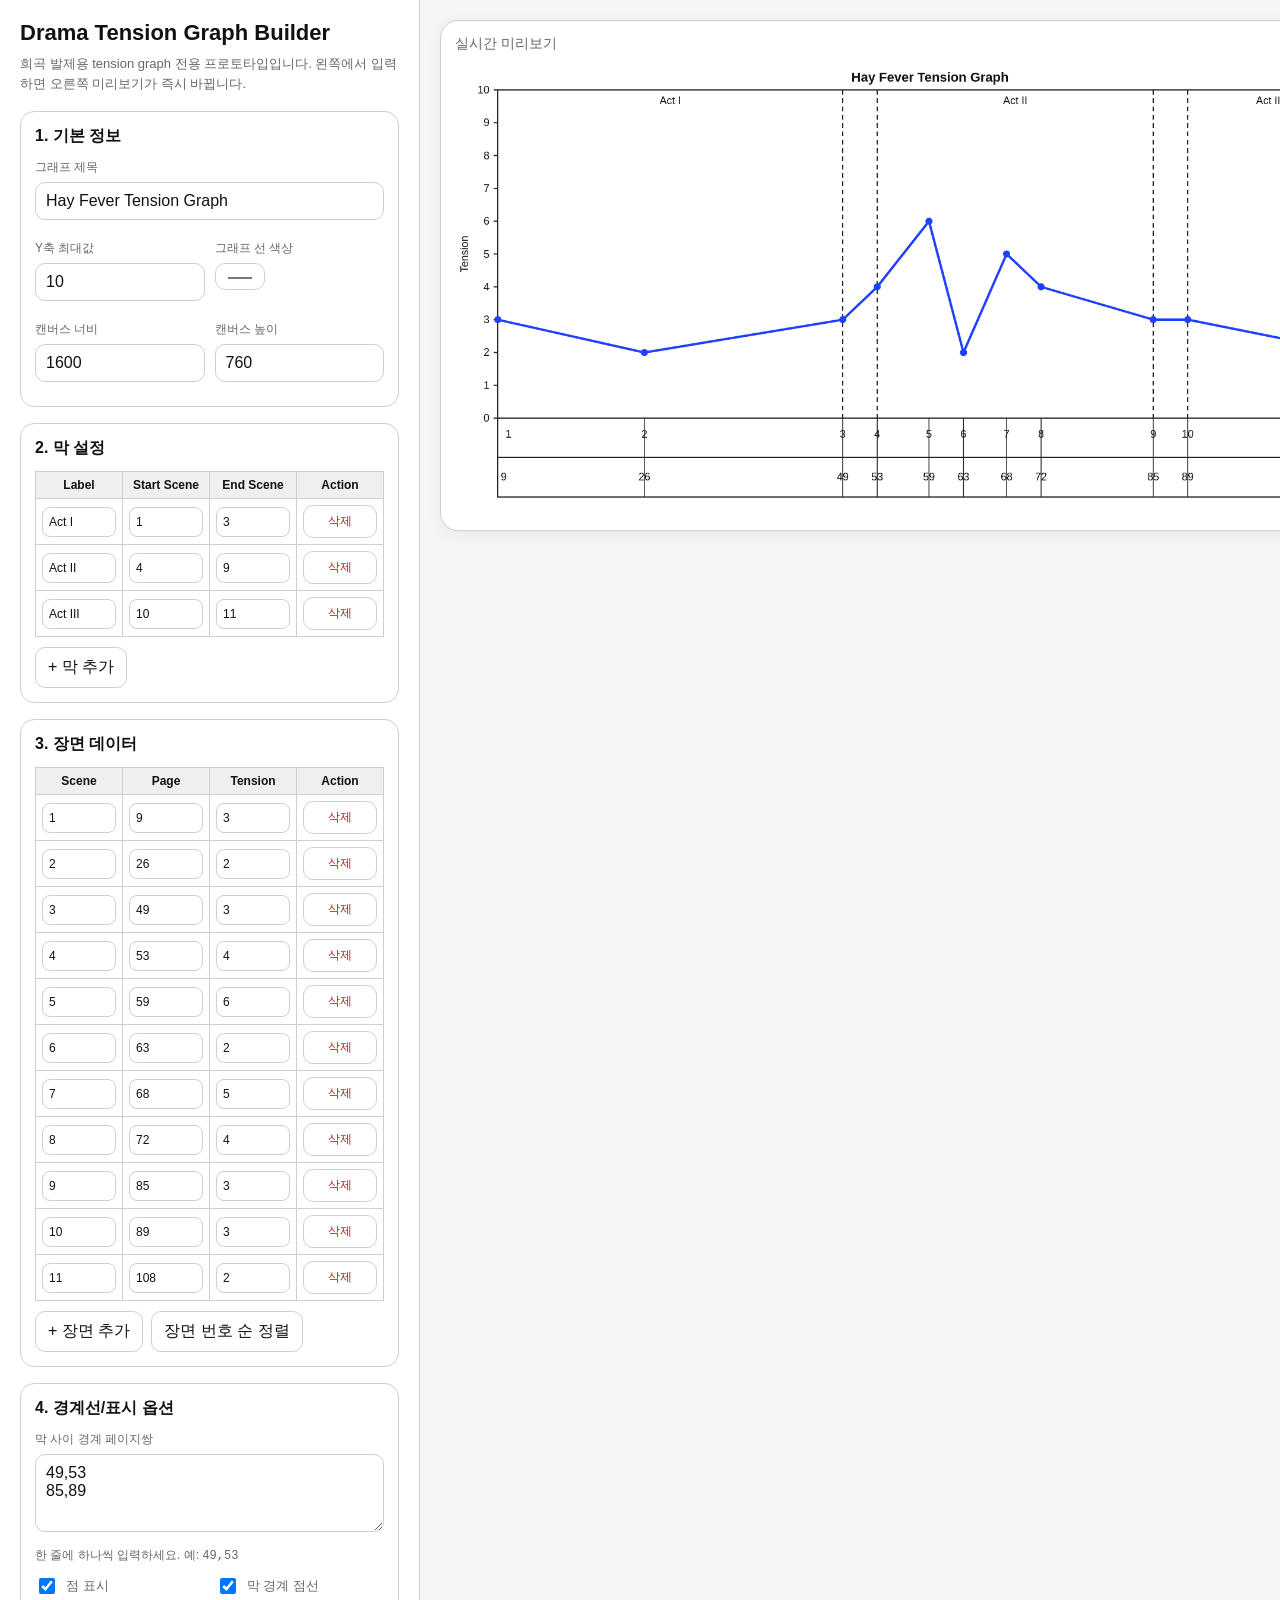
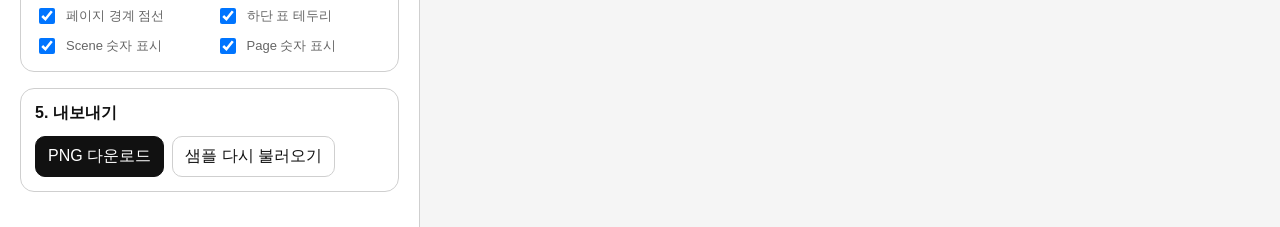
<file: tension graph.html>
<!DOCTYPE html>
<html lang="ko">
<head>
  <meta charset="UTF-8" />
  <meta name="viewport" content="width=device-width, initial-scale=1.0" />
  <title>Drama Tension Graph Builder</title>
  <style>
    :root {
      --bg: #f5f5f5;
      --panel: #ffffff;
      --line: #1f3fff;
      --border: #cfcfcf;
      --text: #111111;
      --muted: #666666;
      --soft: #efefef;
      --danger: #b42318;
    }

    * { box-sizing: border-box; }

    body {
      margin: 0;
      font-family: "Malgun Gothic", "Apple SD Gothic Neo", Arial, sans-serif;
      background: var(--bg);
      color: var(--text);
    }

    .app {
      display: grid;
      grid-template-columns: 420px 1fr;
      min-height: 100vh;
    }

    .sidebar {
      background: var(--panel);
      border-right: 1px solid var(--border);
      padding: 20px;
      overflow-y: auto;
    }

    .preview-wrap {
      padding: 20px;
      overflow: auto;
    }

    h1 {
      font-size: 22px;
      margin: 0 0 8px;
    }

    .sub {
      margin: 0 0 18px;
      color: var(--muted);
      font-size: 13px;
      line-height: 1.5;
    }

    .panel {
      border: 1px solid var(--border);
      border-radius: 14px;
      padding: 14px;
      margin-bottom: 16px;
      background: #fff;
    }

    .panel h2 {
      margin: 0 0 12px;
      font-size: 16px;
    }

    .field-grid {
      display: grid;
      grid-template-columns: 1fr 1fr;
      gap: 10px;
    }

    .field {
      display: flex;
      flex-direction: column;
      gap: 6px;
      margin-bottom: 10px;
    }

    .field.full { grid-column: 1 / -1; }

    label {
      font-size: 12px;
      color: var(--muted);
    }

    input, select, textarea, button {
      font: inherit;
    }

    input, select, textarea {
      border: 1px solid var(--border);
      border-radius: 10px;
      padding: 9px 10px;
      background: #fff;
      color: var(--text);
    }

    textarea {
      resize: vertical;
      min-height: 78px;
    }

    .btn-row {
      display: flex;
      flex-wrap: wrap;
      gap: 8px;
      margin-top: 10px;
    }

    button {
      border: 1px solid var(--border);
      background: #fff;
      color: var(--text);
      border-radius: 10px;
      padding: 9px 12px;
      cursor: pointer;
    }

    button.primary {
      background: #111;
      color: #fff;
      border-color: #111;
    }

    button.danger {
      color: var(--danger);
    }

    table {
      width: 100%;
      border-collapse: collapse;
      table-layout: fixed;
    }

    th, td {
      border: 1px solid var(--border);
      padding: 6px;
      text-align: center;
      font-size: 12px;
    }

    th {
      background: var(--soft);
      font-weight: 600;
    }

    td input, td select {
      width: 100%;
      padding: 7px 6px;
      font-size: 12px;
      border-radius: 8px;
    }

    .row-actions {
      width: 60px;
    }

    .row-actions button {
      width: 100%;
      padding: 7px 0;
    }

    .checkboxes {
      display: grid;
      grid-template-columns: 1fr 1fr;
      gap: 8px 12px;
    }

    .check {
      display: flex;
      align-items: center;
      gap: 8px;
      font-size: 13px;
    }

    .check input {
      width: 16px;
      height: 16px;
    }

    .preview-shell {
      background: #fff;
      border: 1px solid var(--border);
      border-radius: 18px;
      padding: 14px;
      min-width: 980px;
      width: fit-content;
      box-shadow: 0 4px 16px rgba(0,0,0,0.05);
    }

    .preview-head {
      display: flex;
      justify-content: space-between;
      align-items: center;
      gap: 12px;
      margin-bottom: 12px;
    }

    .preview-title {
      font-size: 14px;
      color: var(--muted);
    }

    canvas {
      display: block;
      max-width: 100%;
      height: auto;
      border-radius: 8px;
      background: #fff;
    }

    .hint {
      margin-top: 8px;
      color: var(--muted);
      font-size: 12px;
      line-height: 1.5;
    }

    @media (max-width: 1100px) {
      .app {
        grid-template-columns: 1fr;
      }
      .sidebar {
        border-right: none;
        border-bottom: 1px solid var(--border);
      }
      .preview-shell {
        min-width: 100%;
      }
    }
  </style>
</head>
<body>
  <div class="app">
    <aside class="sidebar">
      <h1>Drama Tension Graph Builder</h1>
      <p class="sub">희곡 발제용 tension graph 전용 프로토타입입니다. 왼쪽에서 입력하면 오른쪽 미리보기가 즉시 바뀝니다.</p>

      <section class="panel">
        <h2>1. 기본 정보</h2>
        <div class="field-grid">
          <div class="field full">
            <label for="title">그래프 제목</label>
            <input id="title" value="Hay Fever Tension Graph" />
          </div>
          <div class="field">
            <label for="yMax">Y축 최대값</label>
            <input id="yMax" type="number" min="5" max="20" value="10" />
          </div>
          <div class="field">
            <label for="lineColor">그래프 선 색상</label>
            <input id="lineColor" type="color" value="#1f3fff" />
          </div>
          <div class="field">
            <label for="canvasWidth">캔버스 너비</label>
            <input id="canvasWidth" type="number" min="900" max="2400" value="1600" />
          </div>
          <div class="field">
            <label for="canvasHeight">캔버스 높이</label>
            <input id="canvasHeight" type="number" min="500" max="1400" value="760" />
          </div>
        </div>
      </section>

      <section class="panel">
        <h2>2. 막 설정</h2>
        <table id="actsTable">
          <thead>
            <tr>
              <th>Label</th>
              <th>Start Scene</th>
              <th>End Scene</th>
              <th>Action</th>
            </tr>
          </thead>
          <tbody></tbody>
        </table>
        <div class="btn-row">
          <button type="button" id="addActBtn">+ 막 추가</button>
        </div>
      </section>

      <section class="panel">
        <h2>3. 장면 데이터</h2>
        <table id="scenesTable">
          <thead>
            <tr>
              <th>Scene</th>
              <th>Page</th>
              <th>Tension</th>
              <th>Action</th>
            </tr>
          </thead>
          <tbody></tbody>
        </table>
        <div class="btn-row">
          <button type="button" id="addSceneBtn">+ 장면 추가</button>
          <button type="button" id="sortSceneBtn">장면 번호 순 정렬</button>
        </div>
      </section>

      <section class="panel">
        <h2>4. 경계선/표시 옵션</h2>
        <div class="field">
          <label for="breakPages">막 사이 경계 페이지쌍</label>
          <textarea id="breakPages">49,53
85,89</textarea>
          <div class="hint">한 줄에 하나씩 입력하세요. 예: <code>49,53</code></div>
        </div>
        <div class="checkboxes">
          <label class="check"><input type="checkbox" id="showMarkers" checked /> 점 표시</label>
          <label class="check"><input type="checkbox" id="showActLines" checked /> 막 경계 점선</label>
          <label class="check"><input type="checkbox" id="showBreakLines" checked /> 페이지 경계 점선</label>
          <label class="check"><input type="checkbox" id="showBottomBox" checked /> 하단 표 테두리</label>
          <label class="check"><input type="checkbox" id="showSceneNumbers" checked /> Scene 숫자 표시</label>
          <label class="check"><input type="checkbox" id="showPageNumbers" checked /> Page 숫자 표시</label>
        </div>
      </section>

      <section class="panel">
        <h2>5. 내보내기</h2>
        <div class="btn-row">
          <button type="button" class="primary" id="downloadBtn">PNG 다운로드</button>
          <button type="button" id="loadSampleBtn">샘플 다시 불러오기</button>
        </div>
      </section>
    </aside>

    <main class="preview-wrap">
      <div class="preview-shell">
        <div class="preview-head">
          <div class="preview-title">실시간 미리보기</div>
        </div>
        <canvas id="graphCanvas" width="1600" height="760"></canvas>
      </div>
    </main>
  </div>

  <script>
    const sampleActs = [
      { label: 'Act I', start: 1, end: 3 },
      { label: 'Act II', start: 4, end: 9 },
      { label: 'Act III', start: 10, end: 11 },
    ];

    const sampleScenes = [
      { scene: 1, page: 9, tension: 3 },
      { scene: 2, page: 26, tension: 2 },
      { scene: 3, page: 49, tension: 3 },
      { scene: 4, page: 53, tension: 4 },
      { scene: 5, page: 59, tension: 6 },
      { scene: 6, page: 63, tension: 2 },
      { scene: 7, page: 68, tension: 5 },
      { scene: 8, page: 72, tension: 4 },
      { scene: 9, page: 85, tension: 3 },
      { scene: 10, page: 89, tension: 3 },
      { scene: 11, page: 108, tension: 2 },
    ];

    const els = {
      title: document.getElementById('title'),
      yMax: document.getElementById('yMax'),
      lineColor: document.getElementById('lineColor'),
      canvasWidth: document.getElementById('canvasWidth'),
      canvasHeight: document.getElementById('canvasHeight'),
      breakPages: document.getElementById('breakPages'),
      showMarkers: document.getElementById('showMarkers'),
      showActLines: document.getElementById('showActLines'),
      showBreakLines: document.getElementById('showBreakLines'),
      showBottomBox: document.getElementById('showBottomBox'),
      showSceneNumbers: document.getElementById('showSceneNumbers'),
      showPageNumbers: document.getElementById('showPageNumbers'),
      actsTableBody: document.querySelector('#actsTable tbody'),
      scenesTableBody: document.querySelector('#scenesTable tbody'),
      addActBtn: document.getElementById('addActBtn'),
      addSceneBtn: document.getElementById('addSceneBtn'),
      sortSceneBtn: document.getElementById('sortSceneBtn'),
      loadSampleBtn: document.getElementById('loadSampleBtn'),
      downloadBtn: document.getElementById('downloadBtn'),
      canvas: document.getElementById('graphCanvas'),
    };

    function createActRow(act = { label: '', start: '', end: '' }) {
      const tr = document.createElement('tr');
      tr.innerHTML = `
        <td><input data-key="label" value="${act.label}"></td>
        <td><input data-key="start" type="number" min="1" value="${act.start}"></td>
        <td><input data-key="end" type="number" min="1" value="${act.end}"></td>
        <td class="row-actions"><button type="button" class="danger">삭제</button></td>
      `;
      tr.querySelectorAll('input').forEach(input => input.addEventListener('input', render));
      tr.querySelector('button').addEventListener('click', () => {
        tr.remove();
        render();
      });
      els.actsTableBody.appendChild(tr);
    }

    function createSceneRow(scene = { scene: '', page: '', tension: '' }) {
      const tr = document.createElement('tr');
      tr.innerHTML = `
        <td><input data-key="scene" type="number" min="1" value="${scene.scene}"></td>
        <td><input data-key="page" type="number" min="1" value="${scene.page}"></td>
        <td><input data-key="tension" type="number" min="0" step="0.1" value="${scene.tension}"></td>
        <td class="row-actions"><button type="button" class="danger">삭제</button></td>
      `;
      tr.querySelectorAll('input').forEach(input => input.addEventListener('input', render));
      tr.querySelector('button').addEventListener('click', () => {
        tr.remove();
        render();
      });
      els.scenesTableBody.appendChild(tr);
    }

    function loadSamples() {
      els.actsTableBody.innerHTML = '';
      els.scenesTableBody.innerHTML = '';
      sampleActs.forEach(createActRow);
      sampleScenes.forEach(createSceneRow);
      els.title.value = 'Hay Fever Tension Graph';
      els.yMax.value = 10;
      els.lineColor.value = '#1f3fff';
      els.canvasWidth.value = 1600;
      els.canvasHeight.value = 760;
      els.breakPages.value = '49,53\n85,89';
      els.showMarkers.checked = true;
      els.showActLines.checked = true;
      els.showBreakLines.checked = true;
      els.showBottomBox.checked = true;
      els.showSceneNumbers.checked = true;
      els.showPageNumbers.checked = true;
      render();
    }

    function getActs() {
      return [...els.actsTableBody.querySelectorAll('tr')]
        .map(tr => ({
          label: tr.querySelector('[data-key="label"]').value.trim(),
          start: Number(tr.querySelector('[data-key="start"]').value),
          end: Number(tr.querySelector('[data-key="end"]').value),
        }))
        .filter(a => a.label && Number.isFinite(a.start) && Number.isFinite(a.end));
    }

    function getScenes() {
      return [...els.scenesTableBody.querySelectorAll('tr')]
        .map(tr => ({
          scene: Number(tr.querySelector('[data-key="scene"]').value),
          page: Number(tr.querySelector('[data-key="page"]').value),
          tension: Number(tr.querySelector('[data-key="tension"]').value),
        }))
        .filter(s => Number.isFinite(s.scene) && Number.isFinite(s.page) && Number.isFinite(s.tension))
        .sort((a, b) => a.scene - b.scene);
    }

    function getBreakPairs() {
      return els.breakPages.value
        .split('\n')
        .map(line => line.trim())
        .filter(Boolean)
        .map(line => line.split(',').map(v => Number(v.trim())))
        .filter(pair => pair.length === 2 && pair.every(Number.isFinite));
    }

    function sceneX(page, minPage, maxPage, left, width) {
      if (maxPage === minPage) return left + width / 2;
      return left + ((page - minPage) / (maxPage - minPage)) * width;
    }

    function fitLabelX(x, min, max, padding = 18) {
      return Math.min(max - padding, Math.max(min + padding, x));
    }

    function drawDashedLine(ctx, x, top, bottom) {
      ctx.save();
      ctx.setLineDash([8, 6]);
      ctx.lineWidth = 2;
      ctx.strokeStyle = '#222';
      ctx.beginPath();
      ctx.moveTo(x, top);
      ctx.lineTo(x, bottom);
      ctx.stroke();
      ctx.restore();
    }

    function render() {
      const title = els.title.value.trim() || 'Drama Tension Graph';
      const yMax = Math.max(1, Number(els.yMax.value) || 10);
      const lineColor = els.lineColor.value || '#1f3fff';
      const width = Math.max(900, Number(els.canvasWidth.value) || 1600);
      const height = Math.max(500, Number(els.canvasHeight.value) || 760);
      const acts = getActs();
      const scenes = getScenes();
      const breakPairs = getBreakPairs();

      const canvas = els.canvas;
      canvas.width = width;
      canvas.height = height;
      const ctx = canvas.getContext('2d');
      ctx.clearRect(0, 0, width, height);
      ctx.fillStyle = '#fff';
      ctx.fillRect(0, 0, width, height);

      if (!scenes.length) return;

      const pad = { top: 42, right: 90, bottom: 32, left: 72 };
      const graphTop = pad.top;
      const graphBottom = height - 165;
      const graphHeight = graphBottom - graphTop;
      const axisBottom = graphBottom;
      const tableTop = graphBottom;
      const tableMid = graphBottom + 66;
      const tableBottom = height - 32;
      const plotLeft = pad.left;
      const plotRight = width - pad.right;
      const plotWidth = plotRight - plotLeft;

      const minPage = Math.min(...scenes.map(s => s.page), ...breakPairs.flat().filter(Number.isFinite));
      const maxPage = Math.max(...scenes.map(s => s.page), ...breakPairs.flat().filter(Number.isFinite));

      ctx.fillStyle = '#111';
      ctx.font = 'bold 22px Arial';
      ctx.textAlign = 'center';
      ctx.fillText(title, width / 2, 28);

      ctx.strokeStyle = '#222';
      ctx.lineWidth = 2;
      ctx.strokeRect(plotLeft, graphTop, plotWidth, graphHeight);

      ctx.beginPath();
      ctx.moveTo(plotLeft, axisBottom);
      ctx.lineTo(plotRight, axisBottom);
      ctx.stroke();

      ctx.textAlign = 'center';
      ctx.fillStyle = '#111';
      ctx.font = '18px Arial';

      for (let y = 0; y <= yMax; y++) {
        const yPos = graphBottom - (y / yMax) * graphHeight;
        ctx.beginPath();
        ctx.moveTo(plotLeft - 7, yPos);
        ctx.lineTo(plotLeft, yPos);
        ctx.stroke();
        ctx.textAlign = 'right';
        ctx.fillText(String(y), plotLeft - 14, yPos + 6);
      }

      ctx.save();
      ctx.translate(22, graphTop + graphHeight / 2);
      ctx.rotate(-Math.PI / 2);
      ctx.textAlign = 'center';
      ctx.font = '18px Arial';
      ctx.fillText('Tension', 0, 0);
      ctx.restore();

      if (els.showBottomBox.checked) {
        ctx.strokeRect(plotLeft, tableTop, plotWidth, tableBottom - tableTop);
        ctx.beginPath();
        ctx.moveTo(plotLeft, tableMid);
        ctx.lineTo(plotRight, tableMid);
        ctx.stroke();
      }

      const points = scenes.map(s => ({
        ...s,
        x: sceneX(s.page, minPage, maxPage, plotLeft, plotWidth),
        y: graphBottom - (s.tension / yMax) * graphHeight,
      }));

      if (els.showActLines.checked) {
        acts.forEach(act => {
          const first = scenes.find(s => s.scene === act.start);
          const last = scenes.find(s => s.scene === act.end);
          if (!first || !last) return;
          const centerX = (sceneX(first.page, minPage, maxPage, plotLeft, plotWidth) + sceneX(last.page, minPage, maxPage, plotLeft, plotWidth)) / 2;
          ctx.textAlign = 'center';
          ctx.font = '18px Arial';
          ctx.fillText(act.label, centerX, graphTop + 24);
        });
      }

      if (els.showBreakLines.checked) {
        breakPairs.forEach(pair => {
          const [p1, p2] = pair;
          drawDashedLine(ctx, sceneX(p1, minPage, maxPage, plotLeft, plotWidth), graphTop, tableTop);
          drawDashedLine(ctx, sceneX(p2, minPage, maxPage, plotLeft, plotWidth), graphTop, tableTop);
        });
      }

      if (els.showActLines.checked) {
        const actEndPages = acts
          .map(act => {
            const s = scenes.find(scene => scene.scene === act.end);
            return s ? s.page : null;
          })
          .filter((page, idx, arr) => Number.isFinite(page) && idx !== arr.length - 1);

        actEndPages.forEach(page => {
          drawDashedLine(ctx, sceneX(page, minPage, maxPage, plotLeft, plotWidth), graphTop, tableTop);
        });
      }

      ctx.save();
      ctx.strokeStyle = lineColor;
      ctx.lineWidth = 4;
      ctx.beginPath();
      points.forEach((p, i) => {
        if (i === 0) ctx.moveTo(p.x, p.y);
        else ctx.lineTo(p.x, p.y);
      });
      ctx.stroke();
      ctx.restore();

      if (els.showMarkers.checked) {
        ctx.fillStyle = lineColor;
        points.forEach(p => {
          ctx.beginPath();
          ctx.arc(p.x, p.y, 6, 0, Math.PI * 2);
          ctx.fill();
        });
      }

      ctx.strokeStyle = '#222';
      ctx.lineWidth = 1.5;
      points.forEach((p, index) => {
        ctx.beginPath();
        ctx.moveTo(p.x, tableTop);
        ctx.lineTo(p.x, tableBottom);
        ctx.stroke();

        if (els.showSceneNumbers.checked) {
          ctx.font = '18px Arial';
          ctx.fillStyle = '#111';
          ctx.textAlign = 'center';
          const sceneLabelY = tableTop + 33;
          ctx.fillText(String(p.scene), fitLabelX(p.x, plotLeft, plotRight), sceneLabelY);
        }

        if (els.showPageNumbers.checked) {
          ctx.font = '18px Arial';
          ctx.fillStyle = '#111';
          ctx.textAlign = 'center';
          const pageLabelY = tableMid + 39;
          let x = p.x;
          if (index === 0) x = fitLabelX(p.x, plotLeft, plotRight, 10);
          if (index === points.length - 1) x = fitLabelX(p.x, plotLeft, plotRight, 10);
          ctx.fillText(String(p.page), x, pageLabelY);
        }
      });

      ctx.font = '18px Arial';
      ctx.fillStyle = '#111';
      ctx.textAlign = 'left';
      ctx.fillText('Scene', plotRight + 32, tableTop + 33);
      ctx.fillText('Page', plotRight + 32, tableMid + 39);
    }

    function downloadCanvas() {
      render();
      const link = document.createElement('a');
      const safeTitle = (els.title.value.trim() || 'tension-graph').replace(/[^a-z0-9가-힣_-]+/gi, '_');
      link.download = `${safeTitle}.png`;
      link.href = els.canvas.toDataURL('image/png');
      link.click();
    }

    els.addActBtn.addEventListener('click', () => {
      createActRow({ label: `Act ${els.actsTableBody.children.length + 1}`, start: '', end: '' });
      render();
    });

    els.addSceneBtn.addEventListener('click', () => {
      const rows = getScenes();
      const nextScene = rows.length ? Math.max(...rows.map(r => r.scene)) + 1 : 1;
      const nextPage = rows.length ? rows[rows.length - 1].page + 5 : 1;
      createSceneRow({ scene: nextScene, page: nextPage, tension: 0 });
      render();
    });

    els.sortSceneBtn.addEventListener('click', () => {
      const rows = getScenes();
      els.scenesTableBody.innerHTML = '';
      rows.forEach(createSceneRow);
      render();
    });

    els.loadSampleBtn.addEventListener('click', loadSamples);
    els.downloadBtn.addEventListener('click', downloadCanvas);

    [
      els.title, els.yMax, els.lineColor, els.canvasWidth, els.canvasHeight,
      els.breakPages, els.showMarkers, els.showActLines, els.showBreakLines,
      els.showBottomBox, els.showSceneNumbers, els.showPageNumbers,
    ].forEach(el => el.addEventListener('input', render));

    loadSamples();
  </script>
</body>
</html>
</file>
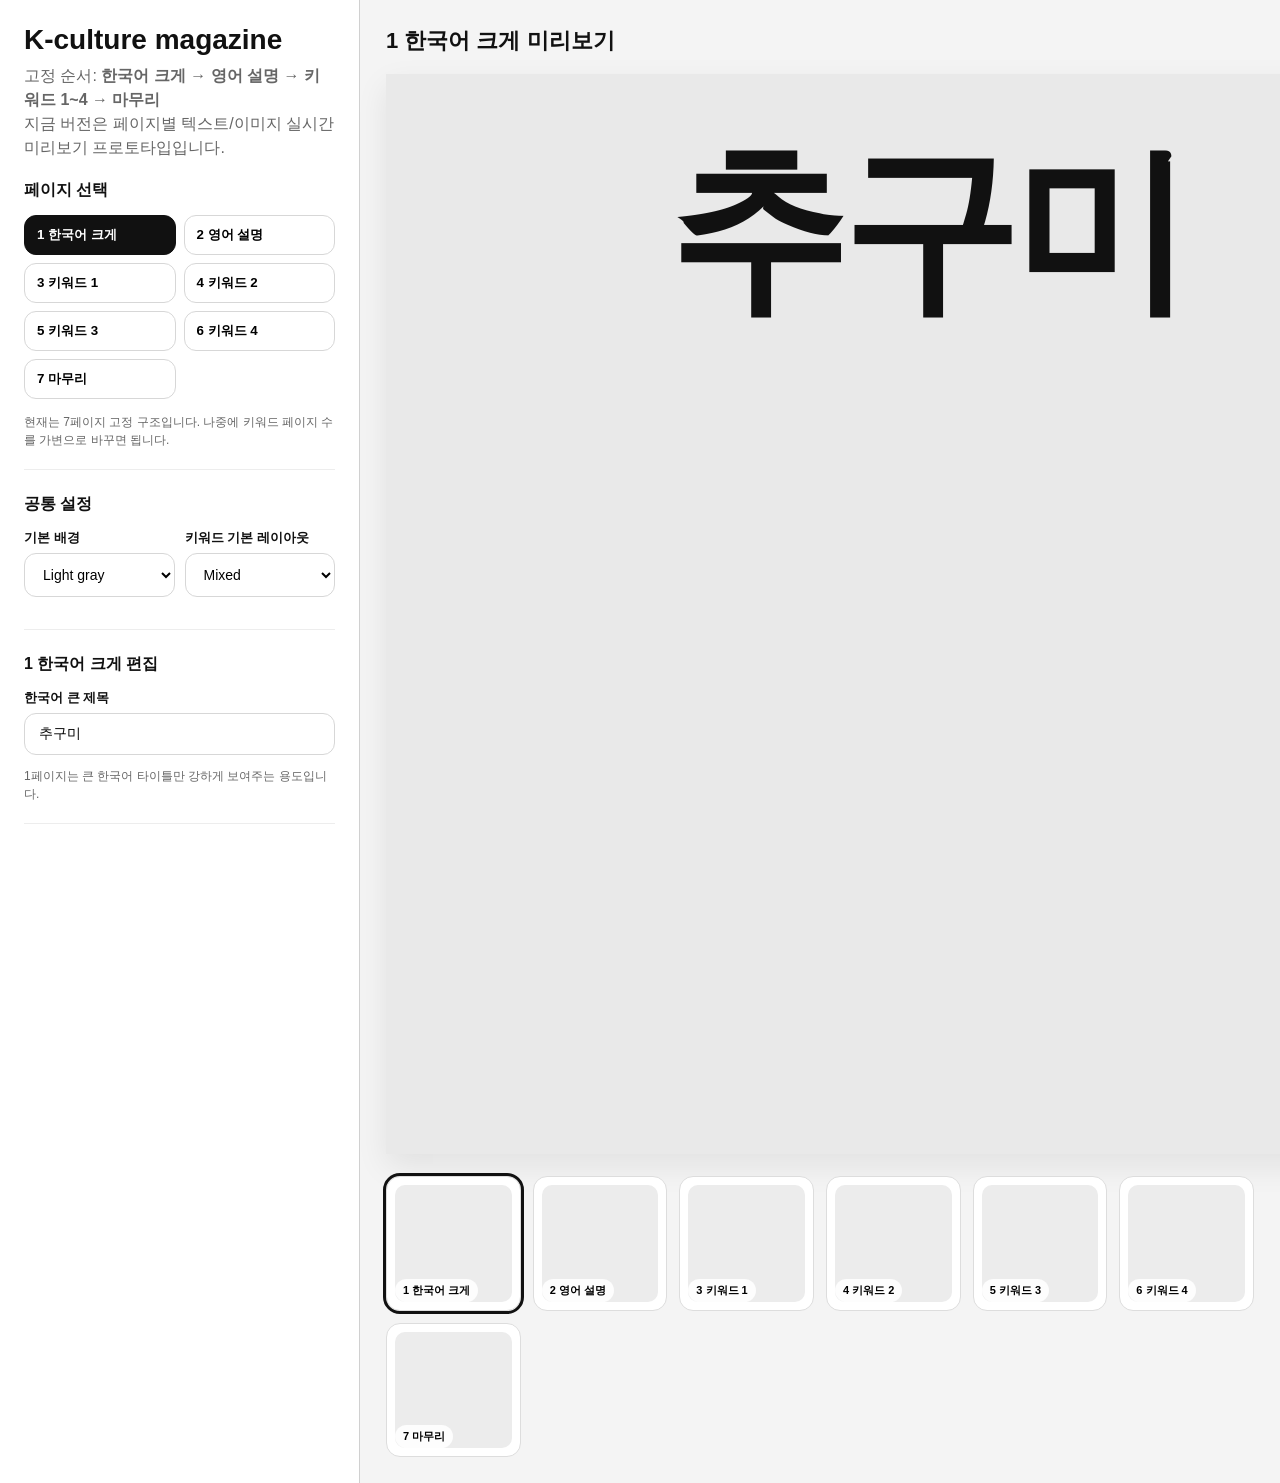
<file: v1.html>
<!DOCTYPE html>
<html lang="ko">
<head>
  <meta charset="UTF-8" />
  <meta name="viewport" content="width=device-width, initial-scale=1.0" />
  <title>K-culture Magazine Prototype</title>
  <style>
    :root {
      --bg-light: #e9e9e9;
      --bg-dark: #666666;
      --text-dark: #111111;
      --text-light: #f7f7f7;
      --border: #d0d0d0;
      --panel: #ffffff;
      --shadow: 0 12px 30px rgba(0,0,0,0.08);
      --radius: 20px;
    }

    * { box-sizing: border-box; }

    body {
      margin: 0;
      font-family: Arial, Helvetica, sans-serif;
      background: #f4f4f4;
      color: #111;
    }

    .app {
      display: grid;
      grid-template-columns: 360px 1fr;
      min-height: 100vh;
    }

    .controls {
      background: var(--panel);
      border-right: 1px solid var(--border);
      padding: 24px;
      overflow-y: auto;
    }

    .controls h1 {
      margin: 0 0 8px;
      font-size: 28px;
    }

    .controls p {
      margin: 0 0 20px;
      color: #666;
      line-height: 1.5;
    }

    .group {
      margin-bottom: 24px;
      padding-bottom: 20px;
      border-bottom: 1px solid #ededed;
    }

    .group h2 {
      margin: 0 0 14px;
      font-size: 16px;
    }

    label {
      display: block;
      margin-bottom: 12px;
      font-size: 13px;
      font-weight: 700;
    }

    input[type="text"],
    textarea,
    select {
      width: 100%;
      margin-top: 6px;
      padding: 12px 14px;
      border: 1px solid #d7d7d7;
      border-radius: 12px;
      font-size: 14px;
      background: #fff;
    }

    textarea {
      resize: vertical;
      min-height: 88px;
      line-height: 1.45;
    }

    .inline {
      display: grid;
      grid-template-columns: 1fr 1fr;
      gap: 10px;
    }

    .pages-nav {
      display: grid;
      grid-template-columns: repeat(2, minmax(0, 1fr));
      gap: 8px;
      margin-bottom: 14px;
    }

    .page-btn {
      border: 1px solid #d7d7d7;
      background: white;
      padding: 10px 12px;
      border-radius: 12px;
      font-weight: 700;
      cursor: pointer;
      text-align: left;
    }

    .page-btn.active {
      background: #111;
      color: white;
      border-color: #111;
    }

    .preview-area {
      padding: 26px;
      overflow: auto;
    }

    .preview-toolbar {
      display: flex;
      justify-content: space-between;
      align-items: center;
      margin-bottom: 18px;
      gap: 12px;
      flex-wrap: wrap;
    }

    .preview-toolbar h2 {
      margin: 0;
      font-size: 22px;
    }

    .preview-shell {
      display: grid;
      grid-template-columns: minmax(320px, 1080px);
      justify-content: center;
      gap: 22px;
    }

    .canvas {
      width: min(92vw, 1080px);
      aspect-ratio: 1 / 1;
      background: var(--bg-light);
      border-radius: 0;
      box-shadow: var(--shadow);
      overflow: hidden;
      position: relative;
    }

    .thumbs {
      display: grid;
      grid-template-columns: repeat(auto-fill, minmax(120px, 1fr));
      gap: 12px;
    }

    .thumb {
      aspect-ratio: 1 / 1;
      background: white;
      border: 1px solid #ddd;
      border-radius: 14px;
      padding: 8px;
      cursor: pointer;
      overflow: hidden;
      position: relative;
    }

    .thumb.active {
      outline: 3px solid #111;
    }

    .thumb span {
      position: absolute;
      left: 8px;
      bottom: 8px;
      background: rgba(255,255,255,0.88);
      border-radius: 999px;
      padding: 4px 8px;
      font-size: 11px;
      font-weight: 700;
    }

    .thumb-mini {
      width: 100%;
      height: 100%;
      background: #ececec;
      position: relative;
      overflow: hidden;
      border-radius: 10px;
    }

    .thumb-mini img {
      width: 100%;
      height: 100%;
      object-fit: cover;
    }

    .slide {
      width: 100%;
      height: 100%;
      position: relative;
    }

    .slide.light {
      background: var(--bg-light);
      color: var(--text-dark);
    }

    .slide.dark {
      background: var(--bg-dark);
      color: var(--text-light);
    }

    .cover-layout {
      display: flex;
      align-items: center;
      justify-content: center;
      padding: 7%;
      text-align: center;
    }

    .cover-title {
      font-size: clamp(88px, 14vw, 210px);
      font-weight: 800;
      line-height: 0.9;
      letter-spacing: -0.04em;
      word-break: keep-all;
    }

    .definition-bg {
      position: absolute;
      inset: 0;
      background-size: cover;
      background-position: center;
      filter: grayscale(100%) blur(10px);
      transform: scale(1.08);
      opacity: 0.75;
    }

    .definition-overlay {
      position: absolute;
      inset: 0;
      background: rgba(80,80,80,0.45);
    }

    .definition-content {
      position: absolute;
      inset: 0;
      display: flex;
      align-items: center;
      justify-content: center;
      text-align: center;
      padding: 8%;
      color: white;
    }

    .definition-inner {
      max-width: 72%;
    }

    .definition-korean {
      font-size: clamp(56px, 6vw, 108px);
      font-weight: 800;
      line-height: 1.05;
      margin-bottom: 12px;
      word-break: keep-all;
    }

    .definition-english {
      font-size: clamp(48px, 5.2vw, 92px);
      font-weight: 700;
      line-height: 1;
      margin-bottom: 26px;
      letter-spacing: -0.04em;
    }

    .divider {
      width: 4px;
      height: 90px;
      background: rgba(255,255,255,0.9);
      margin: 0 auto 26px;
      border-radius: 999px;
    }

    .definition-desc {
      font-size: clamp(28px, 3.1vw, 54px);
      line-height: 1.08;
      font-weight: 500;
    }

    .keyword-split {
      display: grid;
      grid-template-columns: 1fr 1fr;
      height: 100%;
    }

    .keyword-split.reverse {
      grid-template-columns: 1fr 1fr;
    }

    .keyword-text-col {
      padding: 7% 7% 6%;
      display: flex;
      flex-direction: column;
      justify-content: space-between;
      background: var(--bg-light);
      color: var(--text-dark);
    }

    .keyword-image-col {
      position: relative;
      background: #ddd;
    }

    .keyword-image-col img,
    .image-fill img,
    .center-image-wrap img {
      width: 100%;
      height: 100%;
      object-fit: cover;
      display: block;
    }

    .hash-title {
      font-size: clamp(62px, 8vw, 152px);
      font-weight: 900;
      line-height: 0.95;
      letter-spacing: -0.05em;
      word-break: break-word;
    }

    .detail-list {
      font-size: clamp(24px, 3.2vw, 52px);
      line-height: 1.18;
      font-weight: 400;
      white-space: pre-line;
    }

    .keyword-top {
      height: 100%;
      display: grid;
      grid-template-rows: auto auto 1fr;
      padding: 6% 6% 5%;
      background: var(--bg-light);
      color: var(--text-dark);
      gap: 2%;
    }

    .center-title {
      text-align: center;
      font-size: clamp(72px, 8.5vw, 164px);
      font-weight: 900;
      line-height: 0.95;
      letter-spacing: -0.05em;
    }

    .center-subtext {
      text-align: center;
      font-size: clamp(24px, 3vw, 48px);
      line-height: 1.12;
      white-space: pre-line;
    }

    .center-image-wrap {
      width: 78%;
      height: 74%;
      margin: 0 auto;
      overflow: hidden;
      background: #d9d9d9;
    }

    .ending-layout {
      height: 100%;
      display: flex;
      align-items: center;
      justify-content: center;
      text-align: center;
      padding: 8%;
    }

    .ending-inner {
      max-width: 76%;
    }

    .ending-copy {
      font-size: clamp(34px, 4.6vw, 76px);
      line-height: 1.18;
      font-weight: 400;
      margin-bottom: 32px;
    }

    .ending-handle {
      font-size: clamp(46px, 5.5vw, 96px);
      line-height: 1.05;
      font-weight: 500;
    }

    .muted-note {
      font-size: 12px;
      color: #666;
      line-height: 1.5;
      margin-top: 8px;
    }

    .hidden {
      display: none;
    }

    @media (max-width: 980px) {
      .app {
        grid-template-columns: 1fr;
      }

      .controls {
        border-right: 0;
        border-bottom: 1px solid var(--border);
      }

      .canvas {
        width: min(94vw, 900px);
      }
    }
  </style>
</head>
<body>
  <div class="app">
    <aside class="controls">
      <h1>K-culture magazine</h1>
      <p>고정 순서: <strong>한국어 크게 → 영어 설명 → 키워드 1~4 → 마무리</strong><br>지금 버전은 페이지별 텍스트/이미지 실시간 미리보기 프로토타입입니다.</p>

      <div class="group">
        <h2>페이지 선택</h2>
        <div class="pages-nav" id="pageNav"></div>
        <div class="muted-note">현재는 7페이지 고정 구조입니다. 나중에 키워드 페이지 수를 가변으로 바꾸면 됩니다.</div>
      </div>

      <div class="group">
        <h2>공통 설정</h2>
        <div class="inline">
          <label>기본 배경
            <select id="globalTheme">
              <option value="light">Light gray</option>
              <option value="dark">Dark gray</option>
            </select>
          </label>
          <label>키워드 기본 레이아웃
            <select id="keywordLayoutPreset">
              <option value="mixed">Mixed</option>
              <option value="split-left">Split left image</option>
              <option value="split-right">Split right image</option>
              <option value="top-image">Top title + image</option>
            </select>
          </label>
        </div>
      </div>

      <div id="editor"></div>
    </aside>

    <main class="preview-area">
      <div class="preview-toolbar">
        <h2 id="currentPageLabel">미리보기</h2>
      </div>

      <div class="preview-shell">
        <div class="canvas" id="canvas"></div>
        <div class="thumbs" id="thumbs"></div>
      </div>
    </main>
  </div>

  <script>
    const appState = {
      currentPage: 0,
      globalTheme: 'light',
      keywordLayoutPreset: 'mixed',
      pages: [
        {
          type: 'cover-korean',
          name: '1 한국어 크게',
          koreanTitle: '추구미',
          theme: 'light'
        },
        {
          type: 'definition-english',
          name: '2 영어 설명',
          koreanTitle: '추구미',
          englishTitle: '[chugumi]',
          description: ': ideal look, vibe, aesthetic\nthat you pursue',
          image: ''
        },
        {
          type: 'keyword',
          name: '3 키워드 1',
          title: '#Girlie',
          details: 'soft details\nclean silhouette\nlight tone',
          image: '',
          layout: 'split-left'
        },
        {
          type: 'keyword',
          name: '4 키워드 2',
          title: '#Sporty-casual',
          details: 'easy layers\nrelaxed fit\ndaily mood',
          image: '',
          layout: 'top-image'
        },
        {
          type: 'keyword',
          name: '5 키워드 3',
          title: '#Comfy',
          details: 'soft texture\nlow effort\ncozy styling',
          image: '',
          layout: 'split-right'
        },
        {
          type: 'keyword',
          name: '6 키워드 4',
          title: '#Chic',
          details: 'sharp mood\nsimple pieces\nconfident styling',
          image: '',
          layout: 'top-image'
        },
        {
          type: 'ending',
          name: '7 마무리',
          copy: 'real bits of Korean culture trends\nthat you\'ll never know',
          handle: 'Wanna find more?\n@Kbits_foru',
          theme: 'dark'
        }
      ]
    };

    const pageNav = document.getElementById('pageNav');
    const editor = document.getElementById('editor');
    const canvas = document.getElementById('canvas');
    const thumbs = document.getElementById('thumbs');
    const currentPageLabel = document.getElementById('currentPageLabel');
    const globalTheme = document.getElementById('globalTheme');
    const keywordLayoutPreset = document.getElementById('keywordLayoutPreset');

    globalTheme.addEventListener('change', (e) => {
      appState.globalTheme = e.target.value;
      render();
    });

    keywordLayoutPreset.addEventListener('change', (e) => {
      appState.keywordLayoutPreset = e.target.value;
      appState.pages.forEach((page, index) => {
        if (page.type === 'keyword' && e.target.value !== 'mixed') {
          page.layout = e.target.value;
        } else if (page.type === 'keyword' && e.target.value === 'mixed') {
          const fallback = ['split-left', 'top-image', 'split-right', 'top-image'];
          page.layout = fallback[index - 2] || 'split-left';
        }
      });
      render();
    });

    function escapeHtml(str = '') {
      return str
        .replaceAll('&', '&amp;')
        .replaceAll('<', '&lt;')
        .replaceAll('>', '&gt;')
        .replaceAll('"', '&quot;')
        .replaceAll("'", '&#039;');
    }

    function multilineToHtml(text = '') {
      return escapeHtml(text).replace(/\n/g, '<br>');
    }

    function renderPageNav() {
      pageNav.innerHTML = appState.pages.map((page, index) => `
        <button class="page-btn ${index === appState.currentPage ? 'active' : ''}" data-index="${index}">
          ${page.name}
        </button>
      `).join('');

      pageNav.querySelectorAll('.page-btn').forEach(btn => {
        btn.addEventListener('click', () => {
          appState.currentPage = Number(btn.dataset.index);
          render();
        });
      });
    }

    function renderEditor() {
      const page = appState.pages[appState.currentPage];
      let html = `<div class="group"><h2>${page.name} 편집</h2>`;

      if (page.type === 'cover-korean') {
        html += `
          <label>한국어 큰 제목
            <input type="text" id="field-koreanTitle" value="${escapeHtml(page.koreanTitle || '')}" />
          </label>
          <div class="muted-note">1페이지는 큰 한국어 타이틀만 강하게 보여주는 용도입니다.</div>
        `;
      }

      if (page.type === 'definition-english') {
        html += `
          <label>한국어 제목
            <input type="text" id="field-koreanTitle" value="${escapeHtml(page.koreanTitle || '')}" />
          </label>
          <label>영어/발음 표기
            <input type="text" id="field-englishTitle" value="${escapeHtml(page.englishTitle || '')}" />
          </label>
          <label>설명
            <textarea id="field-description">${escapeHtml(page.description || '')}</textarea>
          </label>
          <label>배경 이미지
            <input type="file" id="field-image" accept="image/*" />
          </label>
          <label>또는 이미지 URL
            <input type="text" id="field-imageUrl" value="${escapeHtml(page.image || '')}" />
          </label>
        `;
      }

      if (page.type === 'keyword') {
        html += `
          <label>키워드 제목
            <input type="text" id="field-title" value="${escapeHtml(page.title || '')}" />
          </label>
          <label>설명 줄글
            <textarea id="field-details">${escapeHtml(page.details || '')}</textarea>
          </label>
          <label>레이아웃
            <select id="field-layout">
              <option value="split-left" ${page.layout === 'split-left' ? 'selected' : ''}>Split left image</option>
              <option value="split-right" ${page.layout === 'split-right' ? 'selected' : ''}>Split right image</option>
              <option value="top-image" ${page.layout === 'top-image' ? 'selected' : ''}>Top title + image</option>
            </select>
          </label>
          <label>이미지 업로드
            <input type="file" id="field-image" accept="image/*" />
          </label>
          <label>또는 이미지 URL
            <input type="text" id="field-imageUrl" value="${escapeHtml(page.image || '')}" />
          </label>
        `;
      }

      if (page.type === 'ending') {
        html += `
          <label>마무리 카피
            <textarea id="field-copy">${escapeHtml(page.copy || '')}</textarea>
          </label>
          <label>핸들 / CTA
            <textarea id="field-handle">${escapeHtml(page.handle || '')}</textarea>
          </label>
          <label>배경 톤
            <select id="field-theme">
              <option value="dark" ${page.theme === 'dark' ? 'selected' : ''}>Dark gray</option>
              <option value="light" ${page.theme === 'light' ? 'selected' : ''}>Light gray</option>
            </select>
          </label>
        `;
      }

      html += '</div>';
      editor.innerHTML = html;

      bindEditorEvents(page);
    }

    function bindEditorEvents(page) {
      const bind = (id, key) => {
        const el = document.getElementById(id);
        if (!el) return;
        el.addEventListener('input', (e) => {
          page[key] = e.target.value;
          renderPreviewOnly();
        });
      };

      bind('field-koreanTitle', 'koreanTitle');
      bind('field-englishTitle', 'englishTitle');
      bind('field-description', 'description');
      bind('field-title', 'title');
      bind('field-details', 'details');
      bind('field-copy', 'copy');
      bind('field-handle', 'handle');
      bind('field-imageUrl', 'image');

      const layoutEl = document.getElementById('field-layout');
      if (layoutEl) {
        layoutEl.addEventListener('change', (e) => {
          page.layout = e.target.value;
          renderPreviewOnly();
        });
      }

      const themeEl = document.getElementById('field-theme');
      if (themeEl) {
        themeEl.addEventListener('change', (e) => {
          page.theme = e.target.value;
          renderPreviewOnly();
        });
      }

      const imageInput = document.getElementById('field-image');
      if (imageInput) {
        imageInput.addEventListener('change', (e) => {
          const file = e.target.files?.[0];
          if (!file) return;
          const reader = new FileReader();
          reader.onload = () => {
            page.image = reader.result;
            const urlInput = document.getElementById('field-imageUrl');
            if (urlInput) urlInput.value = page.image;
            renderPreviewOnly();
          };
          reader.readAsDataURL(file);
        });
      }
    }

    function renderKeywordSlide(page) {
      const title = multilineToHtml(page.title || '#Keyword');
      const details = multilineToHtml(page.details || 'details');
      const imageHtml = page.image
        ? `<img src="${page.image}" alt="keyword image" />`
        : `<div style="width:100%;height:100%;display:flex;align-items:center;justify-content:center;color:#777;font-size:24px;">image</div>`;

      if (page.layout === 'top-image') {
        return `
          <div class="slide light keyword-top">
            <div class="center-title">${title}</div>
            <div class="center-subtext">${details}</div>
            <div class="center-image-wrap">${imageHtml}</div>
          </div>
        `;
      }

      if (page.layout === 'split-right') {
        return `
          <div class="slide light keyword-split reverse">
            <div class="keyword-text-col">
              <div class="hash-title">${title}</div>
              <div class="detail-list">${details}</div>
            </div>
            <div class="keyword-image-col">${imageHtml}</div>
          </div>
        `;
      }

      return `
        <div class="slide light keyword-split">
          <div class="keyword-image-col">${imageHtml}</div>
          <div class="keyword-text-col">
            <div class="hash-title">${title}</div>
            <div class="detail-list">${details}</div>
          </div>
        </div>
      `;
    }

    function renderSlide(page) {
      const pageTheme = page.theme || appState.globalTheme;

      if (page.type === 'cover-korean') {
        return `
          <div class="slide ${pageTheme}">
            <div class="cover-layout">
              <div class="cover-title">${multilineToHtml(page.koreanTitle || '추구미')}</div>
            </div>
          </div>
        `;
      }

      if (page.type === 'definition-english') {
        const bg = page.image
          ? `<div class="definition-bg" style="background-image:url('${page.image}')"></div>`
          : `<div class="definition-bg" style="background:#7c7c7c"></div>`;
        return `
          <div class="slide dark">
            ${bg}
            <div class="definition-overlay"></div>
            <div class="definition-content">
              <div class="definition-inner">
                <div class="definition-korean">${multilineToHtml(page.koreanTitle || '추구미')}</div>
                <div class="definition-english">${multilineToHtml(page.englishTitle || '[chugumi]')}</div>
                <div class="divider"></div>
                <div class="definition-desc">${multilineToHtml(page.description || ': ideal look, vibe, aesthetic')}</div>
              </div>
            </div>
          </div>
        `;
      }

      if (page.type === 'keyword') {
        return renderKeywordSlide(page);
      }

      if (page.type === 'ending') {
        return `
          <div class="slide ${pageTheme}">
            <div class="ending-layout">
              <div class="ending-inner">
                <div class="ending-copy">${multilineToHtml(page.copy || '')}</div>
                <div class="divider" style="height:80px"></div>
                <div class="ending-handle">${multilineToHtml(page.handle || '')}</div>
              </div>
            </div>
          </div>
        `;
      }

      return '<div class="slide light"></div>';
    }

    function renderThumb(page, index) {
      const label = page.name;
      const img = page.image ? `<img src="${page.image}" alt="thumb image" />` : '';
      return `
        <button class="thumb ${index === appState.currentPage ? 'active' : ''}" data-index="${index}">
          <div class="thumb-mini">${img}</div>
          <span>${label}</span>
        </button>
      `;
    }

    function renderPreviewOnly() {
      const page = appState.pages[appState.currentPage];
      currentPageLabel.textContent = `${page.name} 미리보기`;
      canvas.innerHTML = renderSlide(page);
      thumbs.innerHTML = appState.pages.map(renderThumb).join('');
      thumbs.querySelectorAll('.thumb').forEach(btn => {
        btn.addEventListener('click', () => {
          appState.currentPage = Number(btn.dataset.index);
          render();
        });
      });
      renderPageNav();
    }

    function render() {
      renderPageNav();
      renderEditor();
      renderPreviewOnly();
    }

    render();
  </script>
</body>
</html>
</file>
